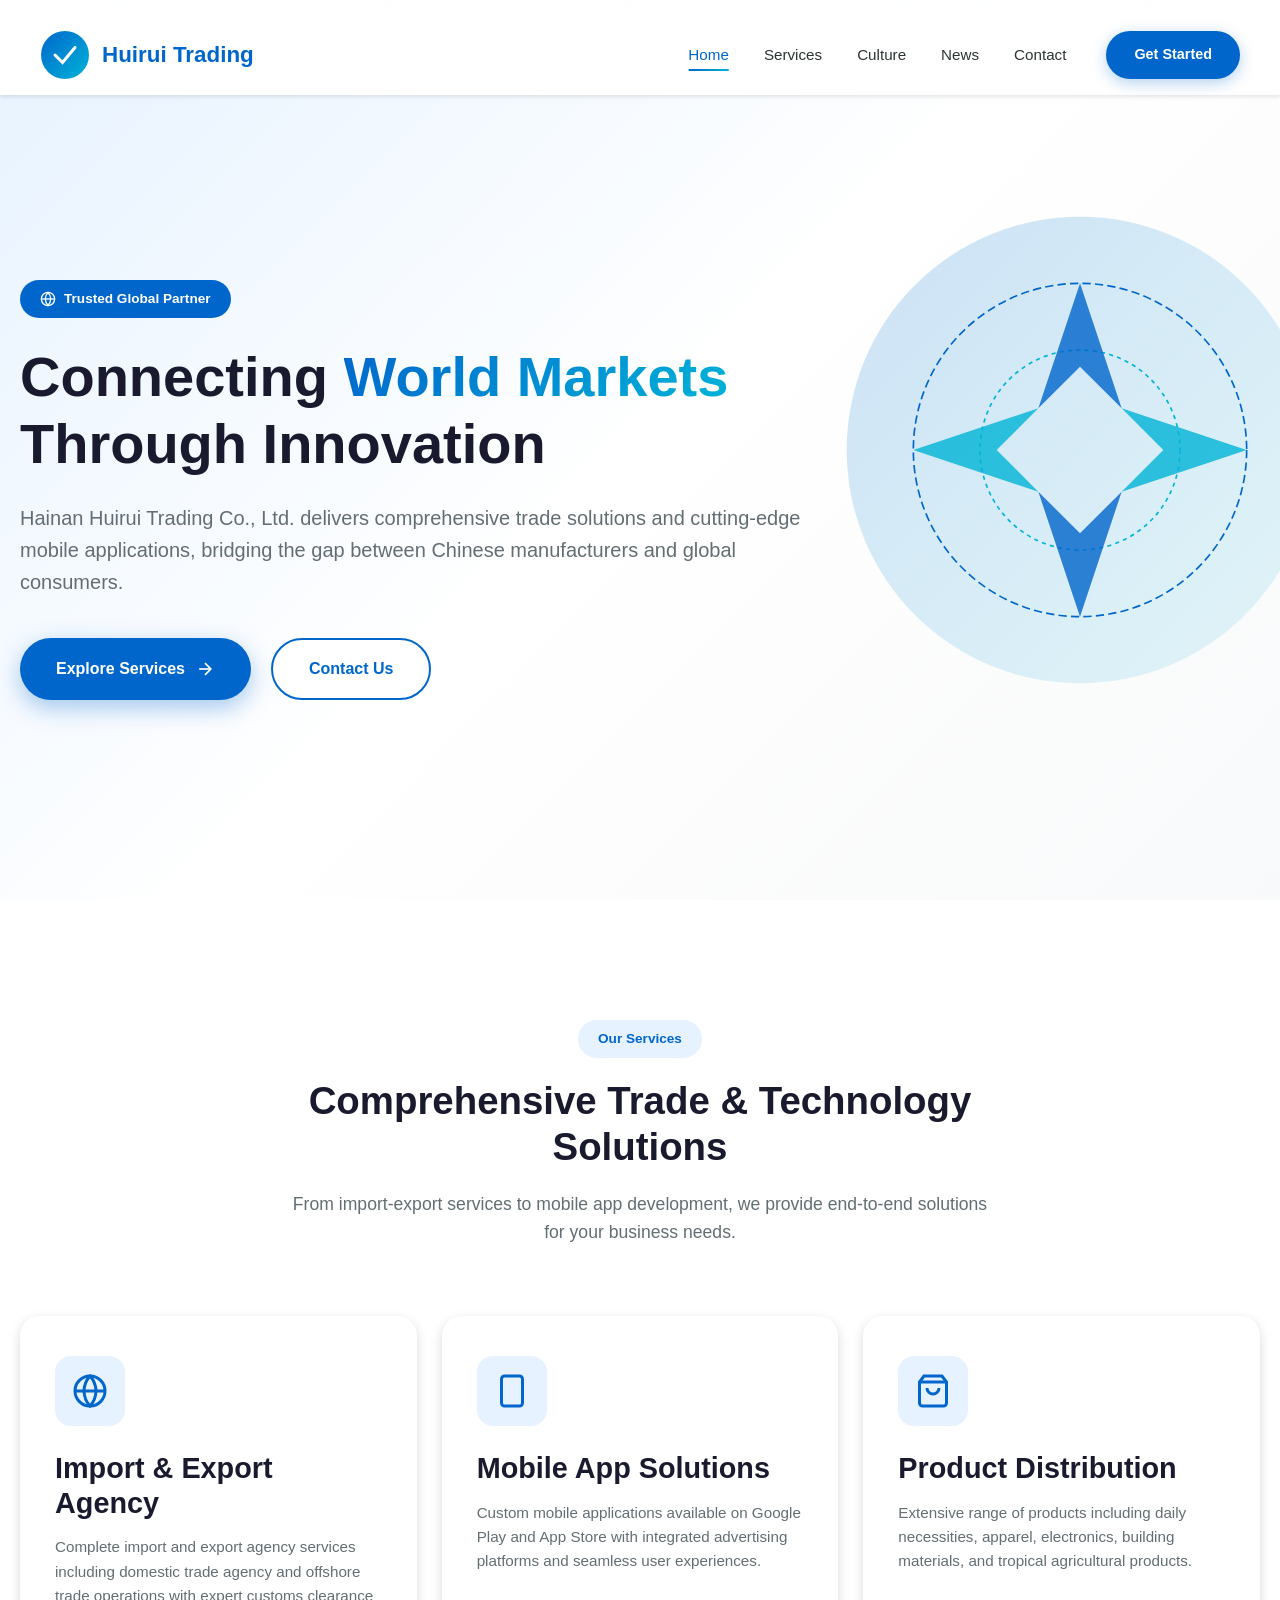
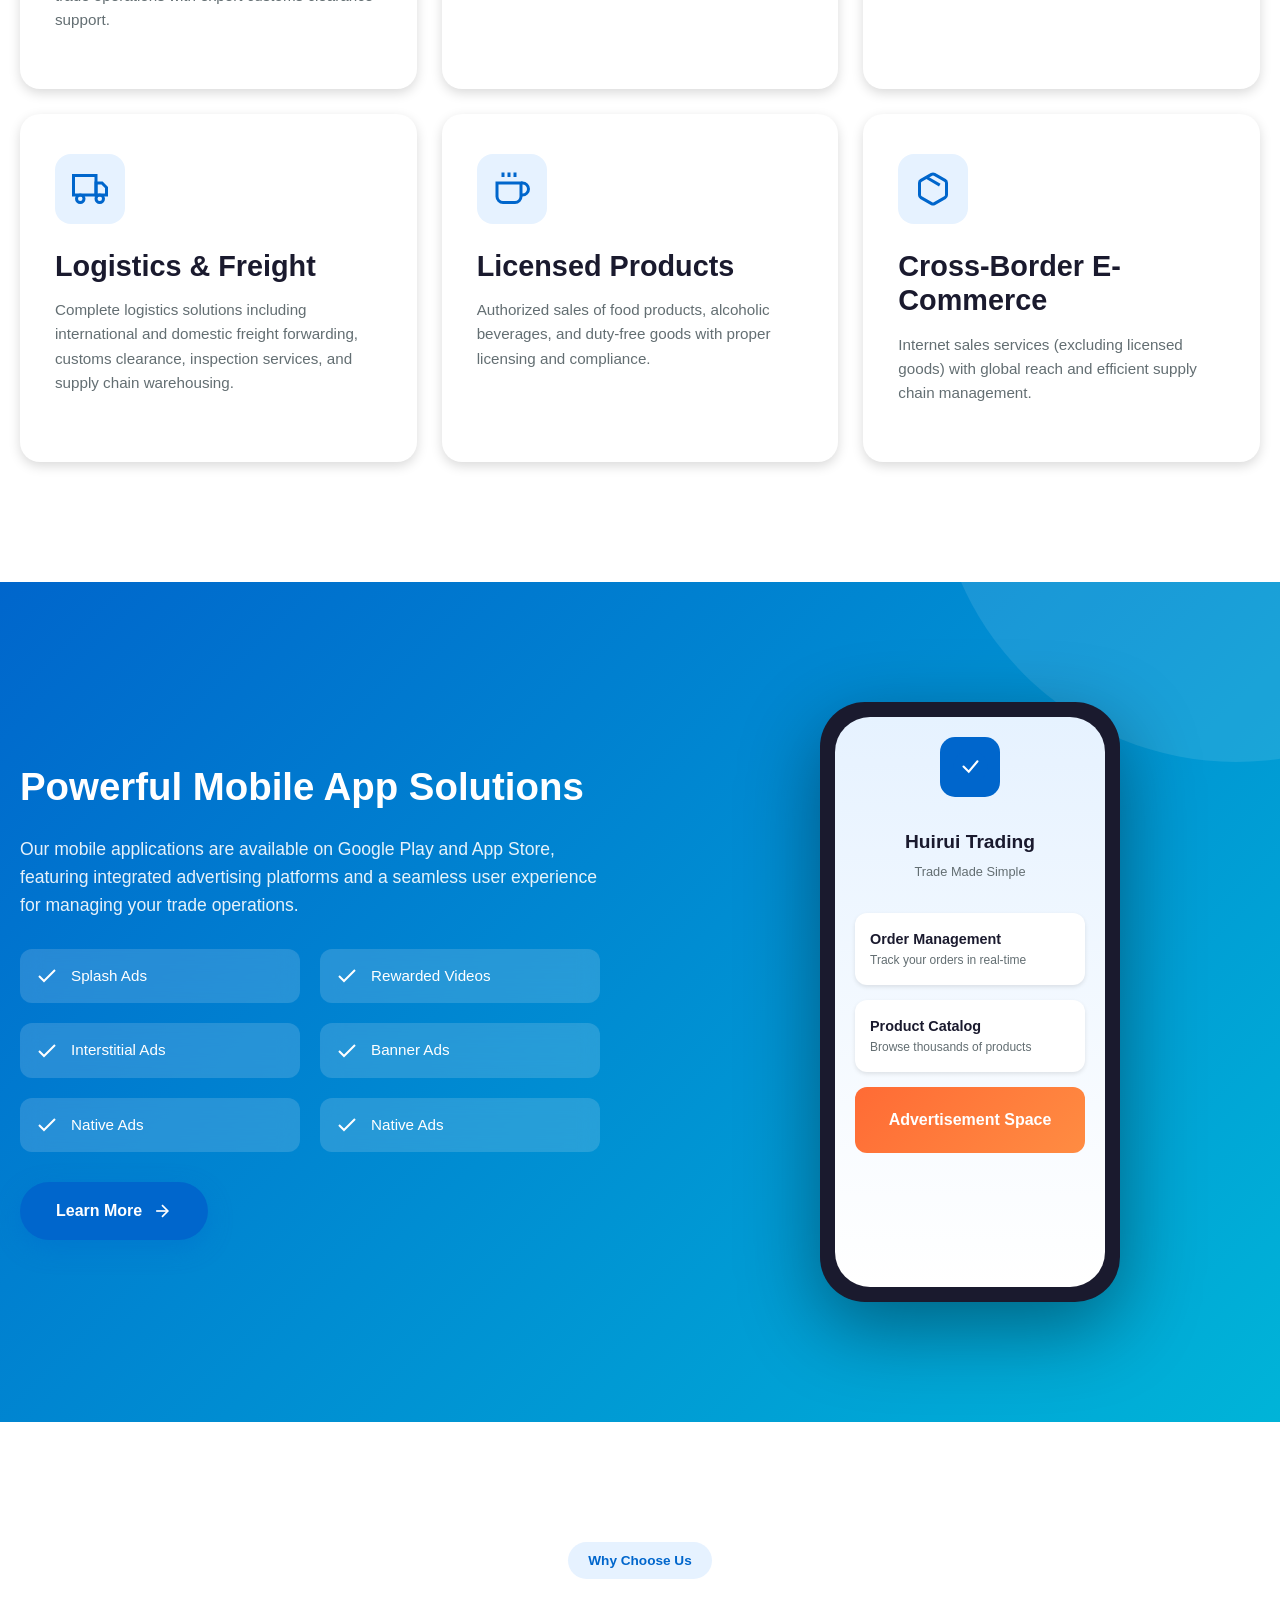
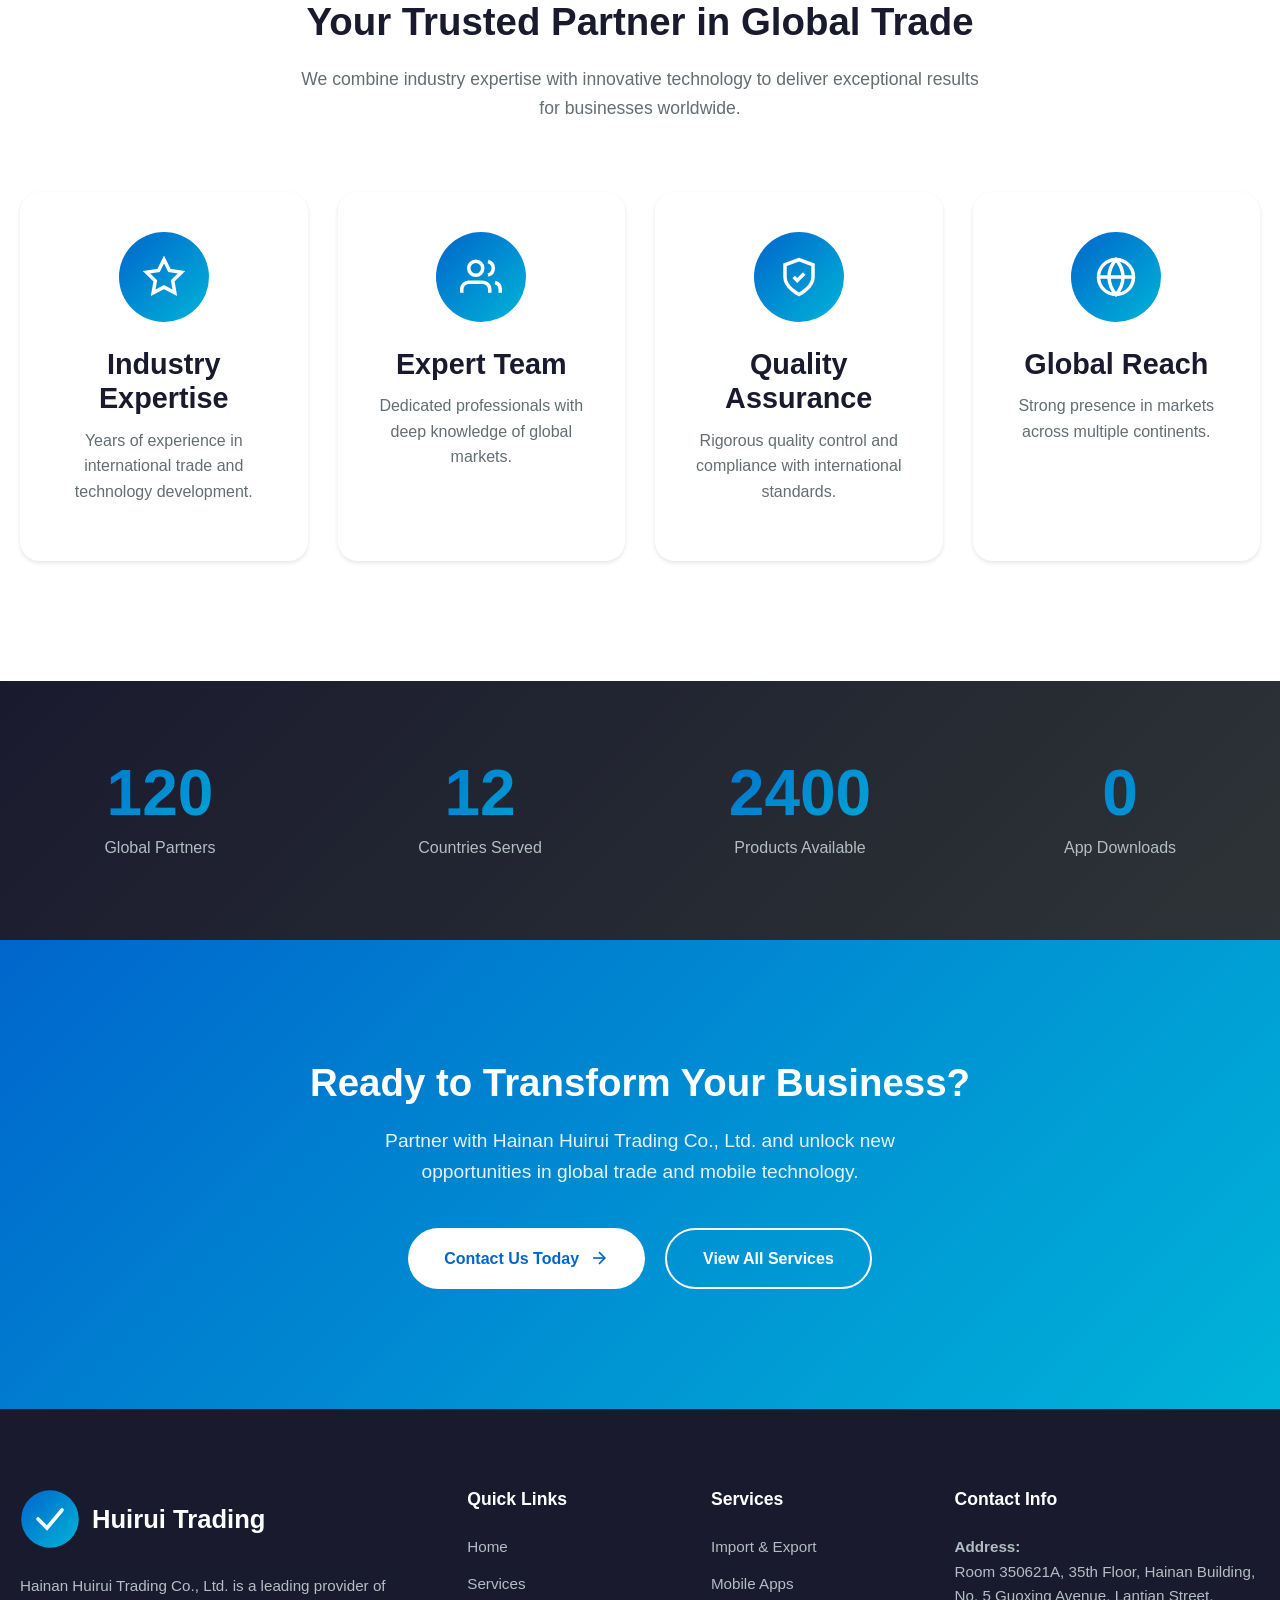
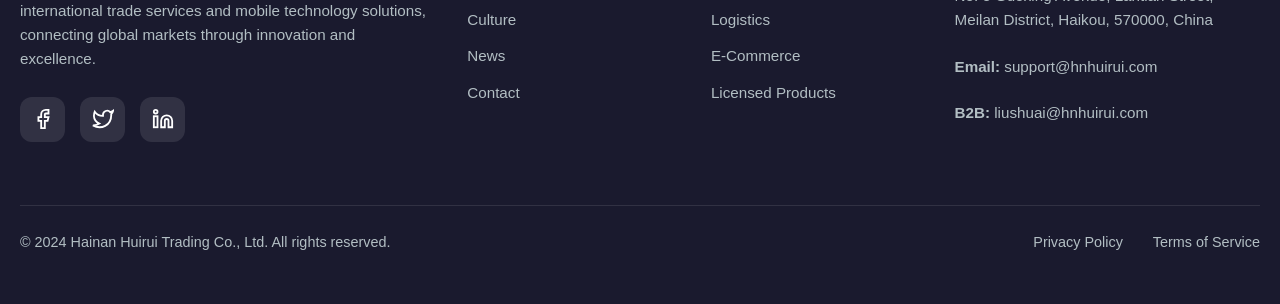
<file: index.html>
<!DOCTYPE html>
<html lang="en">
<head>
    <meta charset="UTF-8">
    <meta name="viewport" content="width=device-width, initial-scale=1.0">
    <meta http-equiv="X-UA-Compatible" content="IE=edge">
    
    <!-- SEO Meta Tags -->
    <title>Hainan Huirui Trading Co., Ltd. | Global Trade & Mobile App Solutions</title>
    <meta name="description" content="Hainan Huirui Trading Co., Ltd. provides comprehensive trade services, mobile app solutions, and cross-border e-commerce. Serving global markets with excellence since establishment.">
    <meta name="keywords" content="international trade, cross-border e-commerce, mobile app, import export, supply chain, freight forwarding, Hainan trading company">
    <meta name="author" content="Hainan Huirui Trading Co., Ltd.">
    <meta name="robots" content="index, follow">
    <link rel="canonical" href="https://hnhuirui.com/">
    
    <!-- Open Graph -->
    <meta property="og:type" content="website">
    <meta property="og:title" content="Hainan Huirui Trading Co., Ltd. | Global Trade Solutions">
    <meta property="og:description" content="Comprehensive trade services and mobile app solutions for global markets.">
    <meta property="og:url" content="https://hnhuirui.com/">
    <meta property="og:site_name" content="Hainan Huirui Trading">
    <meta property="og:locale" content="en_US">
    
    <!-- Twitter Card -->
    <meta name="twitter:card" content="summary_large_image">
    <meta name="twitter:title" content="Hainan Huirui Trading Co., Ltd.">
    <meta name="twitter:description" content="Global trade and mobile app solutions provider.">
    
    <!-- Favicon -->
    <link rel="icon" type="image/svg+xml" href="images/logo.svg">
    
    <!-- Stylesheets -->
    <link rel="stylesheet" href="css/style.css">
    <link rel="stylesheet" href="css/animations.css">
    <link rel="stylesheet" href="css/responsive.css">
    
    <!-- JSON-LD Structured Data -->
    <script type="application/ld+json">
    {
        "@context": "https://schema.org",
        "@type": "Organization",
        "name": "Hainan Huirui Trading Co., Ltd.",
        "url": "https://hnhuirui.com",
        "logo": "https://hnhuirui.com/images/logo.svg",
        "description": "Global trade and mobile app solutions provider",
        "address": {
            "@type": "PostalAddress",
            "streetAddress": "Room 350621A, 35th Floor, Hainan Building, No. 5 Guoxing Avenue, Lantian Street, Meilan District",
            "addressLocality": "Haikou",
            "addressRegion": "Hainan",
            "postalCode": "570000",
            "addressCountry": "CN"
        },
        "contactPoint": {
            "@type": "ContactPoint",
            "email": "support@hnhuirui.com",
            "contactType": "Customer Service"
        }
    }
    </script>
</head>
<body>
    <!-- Preloader -->
    <div class="preloader">
        <div class="preloader-spinner"></div>
    </div>

    <!-- Header -->
    <header class="header">
        <div class="header-inner">
            <a href="index.html" class="logo">
                <svg viewBox="0 0 100 100">
                    <defs>
                        <linearGradient id="logoGrad" x1="0%" y1="0%" x2="100%" y2="100%">
                            <stop offset="0%" stop-color="#0066cc"/>
                            <stop offset="100%" stop-color="#00b4d8"/>
                        </linearGradient>
                    </defs>
                    <circle cx="50" cy="50" r="48" fill="url(#logoGrad)"/>
                    <path d="M30 50 L45 65 L70 35" stroke="white" stroke-width="6" stroke-linecap="round" fill="none"/>
                </svg>
                <span class="logo-text">Huirui Trading</span>
            </a>
            
            <nav class="nav">
                <ul class="nav-list">
                    <li><a href="index.html" class="nav-link active">Home</a></li>
                    <li><a href="services.html" class="nav-link">Services</a></li>
                    <li><a href="culture.html" class="nav-link">Culture</a></li>
                    <li><a href="news.html" class="nav-link">News</a></li>
                    <li><a href="contact.html" class="nav-link">Contact</a></li>
                </ul>
                <a href="contact.html" class="nav-cta">Get Started</a>
            </nav>
            
            <button class="menu-toggle" aria-label="Toggle menu">
                <span></span>
                <span></span>
                <span></span>
            </button>
        </div>
    </header>

    <!-- Mobile Menu -->
    <div class="mobile-menu">
        <a href="index.html" class="nav-link active">Home</a>
        <a href="services.html" class="nav-link">Services</a>
        <a href="culture.html" class="nav-link">Culture</a>
        <a href="news.html" class="nav-link">News</a>
        <a href="contact.html" class="nav-link">Contact</a>
    </div>

    <!-- Hero Section -->
    <section class="hero">
        <div class="container">
            <div class="hero-content">
                <span class="hero-badge">
                    <svg width="16" height="16" viewBox="0 0 24 24" fill="none" stroke="currentColor" stroke-width="2">
                        <circle cx="12" cy="12" r="10"/>
                        <line x1="2" y1="12" x2="22" y2="12"/>
                        <path d="M12 2a15.3 15.3 0 0 1 4 10 15.3 15.3 0 0 1-4 10 15.3 15.3 0 0 1-4-10 15.3 15.3 0 0 1 4-10z"/>
                    </svg>
                    Trusted Global Partner
                </span>
                <h1>Connecting <span>World Markets</span> Through Innovation</h1>
                <p class="hero-description">Hainan Huirui Trading Co., Ltd. delivers comprehensive trade solutions and cutting-edge mobile applications, bridging the gap between Chinese manufacturers and global consumers.</p>
                <div class="hero-buttons">
                    <a href="services.html" class="btn btn-primary">
                        Explore Services
                        <svg width="20" height="20" viewBox="0 0 24 24" fill="none" stroke="currentColor" stroke-width="2">
                            <line x1="5" y1="12" x2="19" y2="12"/>
                            <polyline points="12 5 19 12 12 19"/>
                        </svg>
                    </a>
                    <a href="contact.html" class="btn btn-secondary">Contact Us</a>
                </div>
            </div>
        </div>
        <div class="hero-visual">
            <svg viewBox="0 0 600 600" class="float-animation">
                <defs>
                    <linearGradient id="heroGrad" x1="0%" y1="0%" x2="100%" y2="100%">
                        <stop offset="0%" stop-color="#0066cc" stop-opacity="0.2"/>
                        <stop offset="100%" stop-color="#00b4d8" stop-opacity="0.1"/>
                    </linearGradient>
                </defs>
                <circle cx="300" cy="300" r="280" fill="url(#heroGrad)"/>
                <circle cx="300" cy="300" r="200" fill="none" stroke="#0066cc" stroke-width="2" stroke-dasharray="10 5"/>
                <circle cx="300" cy="300" r="120" fill="none" stroke="#00b4d8" stroke-width="2" stroke-dasharray="5 5"/>
                <path d="M300 100 L350 250 L300 200 L250 250 Z" fill="#0066cc" opacity="0.8"/>
                <path d="M500 300 L350 350 L400 300 L350 250 Z" fill="#00b4d8" opacity="0.8"/>
                <path d="M300 500 L250 350 L300 400 L350 350 Z" fill="#0066cc" opacity="0.8"/>
                <path d="M100 300 L250 250 L200 300 L250 350 Z" fill="#00b4d8" opacity="0.8"/>
            </svg>
        </div>
    </section>

    <!-- Services Section -->
    <section class="section" id="services">
        <div class="container">
            <div class="section-header reveal">
                <span class="section-badge">Our Services</span>
                <h2>Comprehensive Trade & Technology Solutions</h2>
                <p>From import-export services to mobile app development, we provide end-to-end solutions for your business needs.</p>
            </div>
            
            <div class="services-grid">
                <div class="service-card reveal stagger-1">
                    <div class="service-icon">
                        <svg viewBox="0 0 24 24" fill="none" stroke="currentColor" stroke-width="2">
                            <circle cx="12" cy="12" r="10"/>
                            <line x1="2" y1="12" x2="22" y2="12"/>
                            <path d="M12 2a15.3 15.3 0 0 1 4 10 15.3 15.3 0 0 1-4 10 15.3 15.3 0 0 1-4-10 15.3 15.3 0 0 1 4-10z"/>
                        </svg>
                    </div>
                    <h4>Import & Export Agency</h4>
                    <p>Complete import and export agency services including domestic trade agency and offshore trade operations with expert customs clearance support.</p>
                </div>
                
                <div class="service-card reveal stagger-2">
                    <div class="service-icon">
                        <svg viewBox="0 0 24 24" fill="none" stroke="currentColor" stroke-width="2">
                            <rect x="5" y="2" width="14" height="20" rx="2"/>
                            <line x1="12" y1="18" x2="12.01" y2="18"/>
                        </svg>
                    </div>
                    <h4>Mobile App Solutions</h4>
                    <p>Custom mobile applications available on Google Play and App Store with integrated advertising platforms and seamless user experiences.</p>
                </div>
                
                <div class="service-card reveal stagger-3">
                    <div class="service-icon">
                        <svg viewBox="0 0 24 24" fill="none" stroke="currentColor" stroke-width="2">
                            <path d="M6 2L3 6v14a2 2 0 0 0 2 2h14a2 2 0 0 0 2-2V6l-3-4z"/>
                            <line x1="3" y1="6" x2="21" y2="6"/>
                            <path d="M16 10a4 4 0 0 1-8 0"/>
                        </svg>
                    </div>
                    <h4>Product Distribution</h4>
                    <p>Extensive range of products including daily necessities, apparel, electronics, building materials, and tropical agricultural products.</p>
                </div>
                
                <div class="service-card reveal stagger-4">
                    <div class="service-icon">
                        <svg viewBox="0 0 24 24" fill="none" stroke="currentColor" stroke-width="2">
                            <rect x="1" y="3" width="15" height="13"/>
                            <polygon points="16 8 20 8 23 11 23 16 16 16 16 8"/>
                            <circle cx="5.5" cy="18.5" r="2.5"/>
                            <circle cx="18.5" cy="18.5" r="2.5"/>
                        </svg>
                    </div>
                    <h4>Logistics & Freight</h4>
                    <p>Complete logistics solutions including international and domestic freight forwarding, customs clearance, inspection services, and supply chain warehousing.</p>
                </div>
                
                <div class="service-card reveal stagger-5">
                    <div class="service-icon">
                        <svg viewBox="0 0 24 24" fill="none" stroke="currentColor" stroke-width="2">
                            <path d="M18 8h1a4 4 0 0 1 0 8h-1"/>
                            <path d="M2 8h16v9a4 4 0 0 1-4 4H6a4 4 0 0 1-4-4V8z"/>
                            <line x1="6" y1="1" x2="6" y2="4"/>
                            <line x1="10" y1="1" x2="10" y2="4"/>
                            <line x1="14" y1="1" x2="14" y2="4"/>
                        </svg>
                    </div>
                    <h4>Licensed Products</h4>
                    <p>Authorized sales of food products, alcoholic beverages, and duty-free goods with proper licensing and compliance.</p>
                </div>
                
                <div class="service-card reveal stagger-6">
                    <div class="service-icon">
                        <svg viewBox="0 0 24 24" fill="none" stroke="currentColor" stroke-width="2">
                            <path d="M16.5 9.4l-9-5.19"/>
                            <path d="M21 16V8a2 2 0 0 0-1-1.73l-7-4a2 2 0 0 0-2 0l-7 4A2 2 0 0 0 3 8v8a2 2 0 0 0 1 1.73l7 4a2 2 0 0 0 2 0l7-4A2 2 0 0 0 21 16z"/>
                        </svg>
                    </div>
                    <h4>Cross-Border E-Commerce</h4>
                    <p>Internet sales services (excluding licensed goods) with global reach and efficient supply chain management.</p>
                </div>
            </div>
        </div>
    </section>

    <!-- Mobile App Section -->
    <section class="section app-section">
        <div class="container">
            <div class="app-content">
                <div class="app-info reveal-left">
                    <h2>Powerful Mobile App Solutions</h2>
                    <p>Our mobile applications are available on Google Play and App Store, featuring integrated advertising platforms and a seamless user experience for managing your trade operations.</p>
                    
                    <div class="app-features">
                        <div class="app-feature">
                            <svg viewBox="0 0 24 24" fill="none" stroke="currentColor" stroke-width="2">
                                <polyline points="20 6 9 17 4 12"/>
                            </svg>
                            <span>Splash Ads</span>
                        </div>
                        <div class="app-feature">
                            <svg viewBox="0 0 24 24" fill="none" stroke="currentColor" stroke-width="2">
                                <polyline points="20 6 9 17 4 12"/>
                            </svg>
                            <span>Rewarded Videos</span>
                        </div>
                        <div class="app-feature">
                            <svg viewBox="0 0 24 24" fill="none" stroke="currentColor" stroke-width="2">
                                <polyline points="20 6 9 17 4 12"/>
                            </svg>
                            <span>Interstitial Ads</span>
                        </div>
                        <div class="app-feature">
                            <svg viewBox="0 0 24 24" fill="none" stroke="currentColor" stroke-width="2">
                                <polyline points="20 6 9 17 4 12"/>
                            </svg>
                            <span>Banner Ads</span>
                        </div>
                        <div class="app-feature">
                            <svg viewBox="0 0 24 24" fill="none" stroke="currentColor" stroke-width="2">
                                <polyline points="20 6 9 17 4 12"/>
                            </svg>
                            <span>Native Ads</span>
                        </div>
                        <div class="app-feature">
                            <svg viewBox="0 0 24 24" fill="none" stroke="currentColor" stroke-width="2">
                                <polyline points="20 6 9 17 4 12"/>
                            </svg>
                            <span>Native Ads</span>
                        </div>
                    </div>
                    
                    <a href="services.html" class="btn btn-primary" style="margin-top: 30px;">
                        Learn More
                        <svg width="20" height="20" viewBox="0 0 24 24" fill="none" stroke="currentColor" stroke-width="2">
                            <line x1="5" y1="12" x2="19" y2="12"/>
                            <polyline points="12 5 19 12 12 19"/>
                        </svg>
                    </a>
                </div>
                
                <div class="app-showcase reveal-right">
                    <div class="app-phone">
                        <div class="app-screen">
                            <div class="app-logo">
                                <svg viewBox="0 0 100 100">
                                    <circle cx="50" cy="50" r="48" fill="#0066cc"/>
                                    <path d="M30 50 L45 65 L70 35" stroke="white" stroke-width="6" stroke-linecap="round" fill="none"/>
                                </svg>
                            </div>
                            <span class="app-title">Huirui Trading</span>
                            <span class="app-subtitle">Trade Made Simple</span>
                            
                            <div class="app-mock-content">
                                <div class="mock-card">
                                    <div class="mock-card-title">Order Management</div>
                                    <div class="mock-card-desc">Track your orders in real-time</div>
                                </div>
                                <div class="mock-card">
                                    <div class="mock-card-title">Product Catalog</div>
                                    <div class="mock-card-desc">Browse thousands of products</div>
                                </div>
                                <div class="mock-ad">Advertisement Space</div>
                            </div>
                        </div>
                    </div>
                </div>
            </div>
        </div>
    </section>

    <!-- Features Section -->
    <section class="section">
        <div class="container">
            <div class="section-header reveal">
                <span class="section-badge">Why Choose Us</span>
                <h2>Your Trusted Partner in Global Trade</h2>
                <p>We combine industry expertise with innovative technology to deliver exceptional results for businesses worldwide.</p>
            </div>
            
            <div class="features-grid">
                <div class="feature-card reveal stagger-1">
                    <div class="feature-icon">
                        <svg viewBox="0 0 24 24" fill="none" stroke="currentColor" stroke-width="2">
                            <polygon points="12 2 15.09 8.26 22 9.27 17 14.14 18.18 21.02 12 17.77 5.82 21.02 7 14.14 2 9.27 8.91 8.26 12 2"/>
                        </svg>
                    </div>
                    <h4>Industry Expertise</h4>
                    <p>Years of experience in international trade and technology development.</p>
                </div>
                
                <div class="feature-card reveal stagger-2">
                    <div class="feature-icon">
                        <svg viewBox="0 0 24 24" fill="none" stroke="currentColor" stroke-width="2">
                            <path d="M17 21v-2a4 4 0 0 0-4-4H5a4 4 0 0 0-4 4v2"/>
                            <circle cx="9" cy="7" r="4"/>
                            <path d="M23 21v-2a4 4 0 0 0-3-3.87"/>
                            <path d="M16 3.13a4 4 0 0 1 0 7.75"/>
                        </svg>
                    </div>
                    <h4>Expert Team</h4>
                    <p>Dedicated professionals with deep knowledge of global markets.</p>
                </div>
                
                <div class="feature-card reveal stagger-3">
                    <div class="feature-icon">
                        <svg viewBox="0 0 24 24" fill="none" stroke="currentColor" stroke-width="2">
                            <path d="M12 22s8-4 8-10V5l-8-3-8 3v7c0 6 8 10 8 10z"/>
                            <polyline points="9 12 11 14 15 10"/>
                        </svg>
                    </div>
                    <h4>Quality Assurance</h4>
                    <p>Rigorous quality control and compliance with international standards.</p>
                </div>
                
                <div class="feature-card reveal stagger-4">
                    <div class="feature-icon">
                        <svg viewBox="0 0 24 24" fill="none" stroke="currentColor" stroke-width="2">
                            <circle cx="12" cy="12" r="10"/>
                            <line x1="2" y1="12" x2="22" y2="12"/>
                            <path d="M12 2a15.3 15.3 0 0 1 4 10 15.3 15.3 0 0 1-4 10 15.3 15.3 0 0 1-4-10 15.3 15.3 0 0 1 4-10z"/>
                        </svg>
                    </div>
                    <h4>Global Reach</h4>
                    <p>Strong presence in markets across multiple continents.</p>
                </div>
            </div>
        </div>
    </section>

    <!-- Stats Section -->
    <section class="stats-section">
        <div class="container">
            <div class="stats-grid">
                <div class="stat-item reveal">
                    <div class="stat-number" data-target="500" data-suffix="+">0</div>
                    <div class="stat-label">Global Partners</div>
                </div>
                <div class="stat-item reveal stagger-1">
                    <div class="stat-number" data-target="50" data-suffix="+">0</div>
                    <div class="stat-label">Countries Served</div>
                </div>
                <div class="stat-item reveal stagger-2">
                    <div class="stat-number" data-target="10000" data-suffix="+">0</div>
                    <div class="stat-label">Products Available</div>
                </div>
                <div class="stat-item reveal stagger-3">
                    <div class="stat-number" data-target="1" data-suffix="M+">0</div>
                    <div class="stat-label">App Downloads</div>
                </div>
            </div>
        </div>
    </section>

    <!-- CTA Section -->
    <section class="section" style="background: linear-gradient(135deg, #0066cc 0%, #00b4d8 100%);">
        <div class="container text-center">
            <h2 style="color: white; margin-bottom: 20px;">Ready to Transform Your Business?</h2>
            <p style="color: rgba(255,255,255,0.9); font-size: 1.2rem; max-width: 600px; margin: 0 auto 40px;">
                Partner with Hainan Huirui Trading Co., Ltd. and unlock new opportunities in global trade and mobile technology.
            </p>
            <div style="display: flex; gap: 20px; justify-content: center; flex-wrap: wrap;">
                <a href="contact.html" class="btn" style="background: white; color: #0066cc;">
                    Contact Us Today
                    <svg width="20" height="20" viewBox="0 0 24 24" fill="none" stroke="currentColor" stroke-width="2">
                        <line x1="5" y1="12" x2="19" y2="12"/>
                        <polyline points="12 5 19 12 12 19"/>
                    </svg>
                </a>
                <a href="services.html" class="btn" style="background: transparent; color: white; border: 2px solid white;">
                    View All Services
                </a>
            </div>
        </div>
    </section>

    <!-- Footer -->
    <footer class="footer">
        <div class="container">
            <div class="footer-grid">
                <div class="footer-brand">
                    <a href="index.html" class="logo">
                        <svg viewBox="0 0 100 100">
                            <defs>
                                <linearGradient id="footerLogoGrad" x1="0%" y1="0%" x2="100%" y2="100%">
                                    <stop offset="0%" stop-color="#0066cc"/>
                                    <stop offset="100%" stop-color="#00b4d8"/>
                                </linearGradient>
                            </defs>
                            <circle cx="50" cy="50" r="48" fill="url(#footerLogoGrad)"/>
                            <path d="M30 50 L45 65 L70 35" stroke="white" stroke-width="6" stroke-linecap="round" fill="none"/>
                        </svg>
                        <span class="logo-text">Huirui Trading</span>
                    </a>
                    <p class="footer-description">
                        Hainan Huirui Trading Co., Ltd. is a leading provider of international trade services and mobile technology solutions, connecting global markets through innovation and excellence.
                    </p>
                    <div class="social-links">
                        <a href="#" class="social-link" aria-label="Facebook">
                            <svg viewBox="0 0 24 24" fill="none" stroke="currentColor" stroke-width="2">
                                <path d="M18 2h-3a5 5 0 0 0-5 5v3H7v4h3v8h4v-8h3l1-4h-4V7a1 1 0 0 1 1-1h3z"/>
                            </svg>
                        </a>
                        <a href="#" class="social-link" aria-label="Twitter">
                            <svg viewBox="0 0 24 24" fill="none" stroke="currentColor" stroke-width="2">
                                <path d="M23 3a10.9 10.9 0 0 1-3.14 1.53 4.48 4.48 0 0 0-7.86 3v1A10.66 10.66 0 0 1 3 4s-4 9 5 13a11.64 11.64 0 0 1-7 2c9 5 20 0 20-11.5a4.5 4.5 0 0 0-.08-.83A7.72 7.72 0 0 0 23 3z"/>
                            </svg>
                        </a>
                        <a href="#" class="social-link" aria-label="LinkedIn">
                            <svg viewBox="0 0 24 24" fill="none" stroke="currentColor" stroke-width="2">
                                <path d="M16 8a6 6 0 0 1 6 6v7h-4v-7a2 2 0 0 0-2-2 2 2 0 0 0-2 2v7h-4v-7a6 6 0 0 1 6-6z"/>
                                <rect x="2" y="9" width="4" height="12"/>
                                <circle cx="4" cy="4" r="2"/>
                            </svg>
                        </a>
                    </div>
                </div>
                
                <div class="footer-column">
                    <h5>Quick Links</h5>
                    <div class="footer-links">
                        <a href="index.html">Home</a>
                        <a href="services.html">Services</a>
                        <a href="culture.html">Culture</a>
                        <a href="news.html">News</a>
                        <a href="contact.html">Contact</a>
                    </div>
                </div>
                
                <div class="footer-column">
                    <h5>Services</h5>
                    <div class="footer-links">
                        <a href="services.html">Import & Export</a>
                        <a href="services.html">Mobile Apps</a>
                        <a href="services.html">Logistics</a>
                        <a href="services.html">E-Commerce</a>
                        <a href="services.html">Licensed Products</a>
                    </div>
                </div>
                
                <div class="footer-column footer-newsletter">
                    <h5>Contact Info</h5>
                    <div class="footer-links">
                        <p style="color: var(--gray-light); font-size: 0.95rem; margin-bottom: 10px;">
                            <strong>Address:</strong><br>
                            Room 350621A, 35th Floor, Hainan Building, No. 5 Guoxing Avenue, Lantian Street, Meilan District, Haikou, 570000, China
                        </p>
                        <p style="color: var(--gray-light); font-size: 0.95rem; margin-bottom: 10px;">
                            <strong>Email:</strong> support@hnhuirui.com
                        </p>
                        <p style="color: var(--gray-light); font-size: 0.95rem;">
                            <strong>B2B:</strong> liushuai@hnhuirui.com
                        </p>
                    </div>
                </div>
            </div>
            
            <div class="footer-bottom">
                <p>&copy; 2024 Hainan Huirui Trading Co., Ltd. All rights reserved.</p>
                <div class="footer-legal">
                    <a href="privacy.html">Privacy Policy</a>
                    <a href="terms.html">Terms of Service</a>
                </div>
            </div>
        </div>
    </footer>

    <!-- Back to Top -->
    <a href="#" class="back-to-top" aria-label="Back to top">
        <svg viewBox="0 0 24 24" fill="none" stroke="currentColor" stroke-width="2">
            <line x1="12" y1="19" x2="12" y2="5"/>
            <polyline points="5 12 12 5 19 12"/>
        </svg>
    </a>

    <!-- Scripts -->
    <script src="js/main.js"></script>
    <script src="js/animations.js"></script>
    <script src="js/components.js"></script>
</body>
</html>
</file>
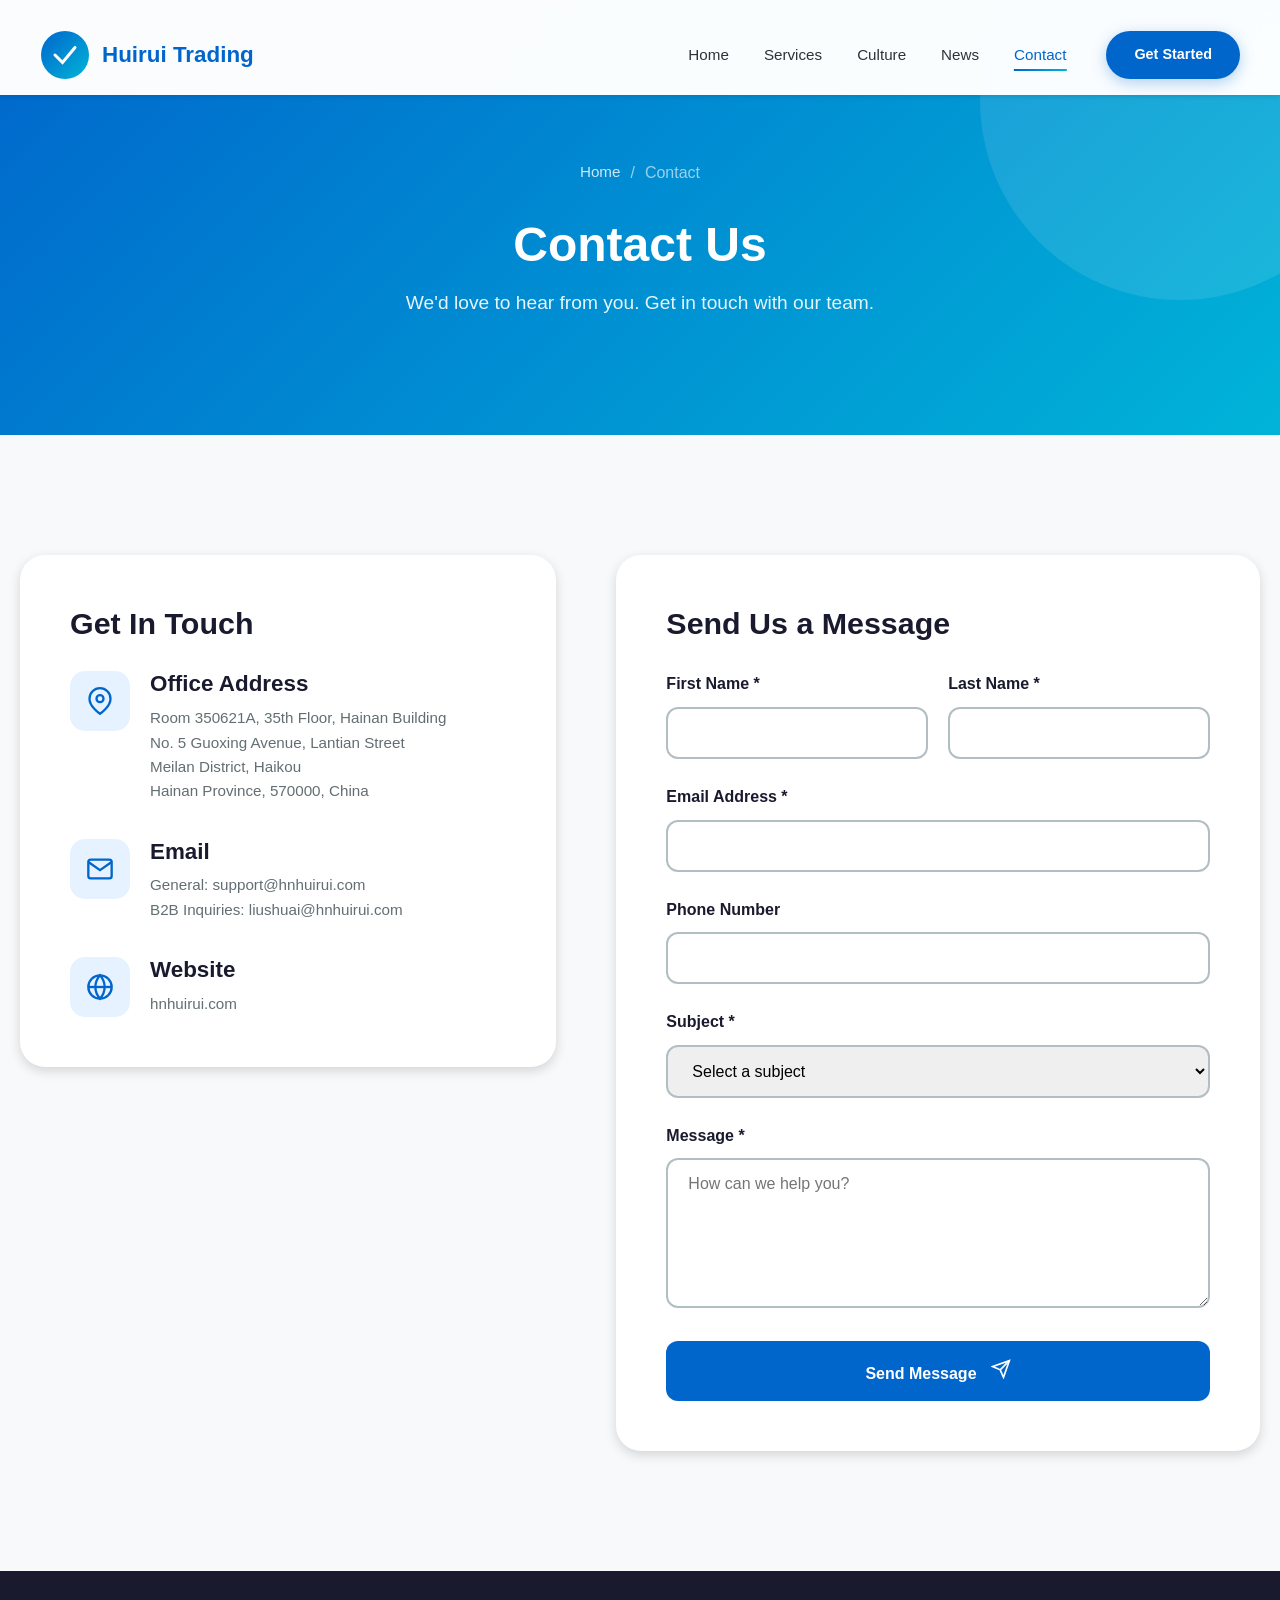
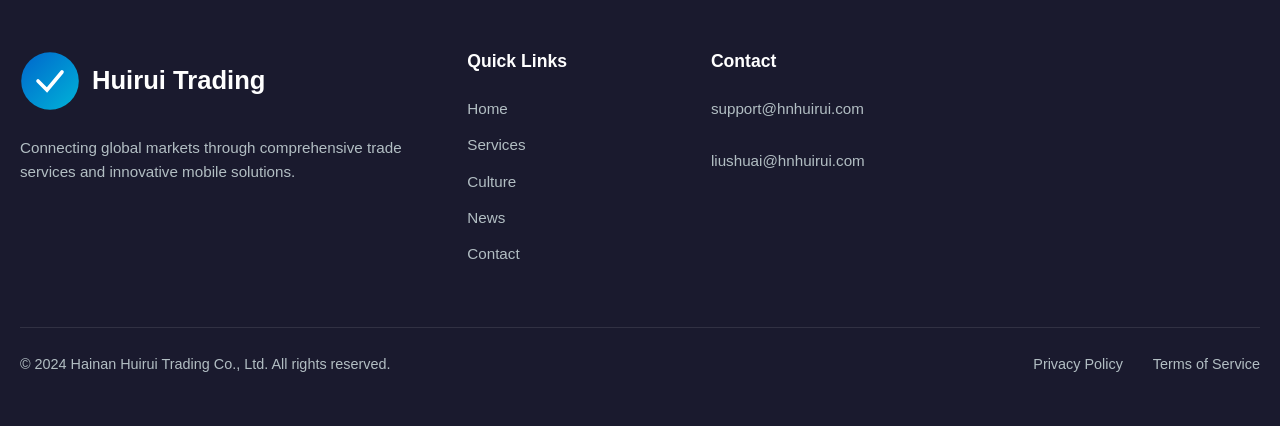
<file: contact.html>
<!DOCTYPE html>
<html lang="en">
<head>
    <meta charset="UTF-8">
    <meta name="viewport" content="width=device-width, initial-scale=1.0">
    <title>Contact Us | Hainan Huirui Trading Co., Ltd.</title>
    <meta name="description" content="Get in touch with Hainan Huirui Trading Co., Ltd. for inquiries about our trade services and mobile app solutions.">
    <meta name="robots" content="index, follow">
    <link rel="canonical" href="https://hnhuirui.com/contact.html">
    <link rel="icon" type="image/svg+xml" href="images/logo.svg">
    <link rel="stylesheet" href="css/style.css">
    <link rel="stylesheet" href="css/animations.css">
    <link rel="stylesheet" href="css/responsive.css">
</head>
<body>
    <div class="preloader"><div class="preloader-spinner"></div></div>
    <header class="header"><div class="header-inner"><a href="index.html" class="logo"><svg viewBox="0 0 100 100"><defs><linearGradient id="lg" x1="0%" y1="0%" x2="100%" y2="100%"><stop offset="0%" stop-color="#0066cc"/><stop offset="100%" stop-color="#00b4d8"/></linearGradient></defs><circle cx="50" cy="50" r="48" fill="url(#lg)"/><path d="M30 50 L45 65 L70 35" stroke="white" stroke-width="6" stroke-linecap="round" fill="none"/></svg><span class="logo-text">Huirui Trading</span></a><nav class="nav"><ul class="nav-list"><li><a href="index.html" class="nav-link">Home</a></li><li><a href="services.html" class="nav-link">Services</a></li><li><a href="culture.html" class="nav-link">Culture</a></li><li><a href="news.html" class="nav-link">News</a></li><li><a href="contact.html" class="nav-link active">Contact</a></li></ul><a href="contact.html" class="nav-cta">Get Started</a></nav><button class="menu-toggle" aria-label="Toggle menu"><span></span><span></span><span></span></button></div></header>
    <div class="mobile-menu"><a href="index.html" class="nav-link">Home</a><a href="services.html" class="nav-link">Services</a><a href="culture.html" class="nav-link">Culture</a><a href="news.html" class="nav-link">News</a><a href="contact.html" class="nav-link active">Contact</a></div>
    
    <section class="page-header"><div class="container"><div class="breadcrumb"><a href="index.html">Home</a><span>/</span><span>Contact</span></div><h1>Contact Us</h1><p>We'd love to hear from you. Get in touch with our team.</p></div></section>
    
    <section class="section contact-section">
        <div class="container">
            <div class="contact-grid">
                <div class="contact-info reveal-left">
                    <h3 style="margin-bottom: 30px;">Get In Touch</h3>
                    <div class="contact-item"><div class="contact-icon"><svg viewBox="0 0 24 24" fill="none" stroke="currentColor" stroke-width="2"><path d="M21 10c0 7-9 13-9 13s-9-6-9-13a9 9 0 0 1 18 0z"/><circle cx="12" cy="10" r="3"/></svg></div><div><h5>Office Address</h5><p>Room 350621A, 35th Floor, Hainan Building<br>No. 5 Guoxing Avenue, Lantian Street<br>Meilan District, Haikou<br>Hainan Province, 570000, China</p></div></div>
                    <div class="contact-item"><div class="contact-icon"><svg viewBox="0 0 24 24" fill="none" stroke="currentColor" stroke-width="2"><path d="M4 4h16c1.1 0 2 .9 2 2v12c0 1.1-.9 2-2 2H4c-1.1 0-2-.9-2-2V6c0-1.1.9-2 2-2z"/><polyline points="22,6 12,13 2,6"/></svg></div><div><h5>Email</h5><p>General: support@hnhuirui.com<br>B2B Inquiries: liushuai@hnhuirui.com</p></div></div>
                    <div class="contact-item"><div class="contact-icon"><svg viewBox="0 0 24 24" fill="none" stroke="currentColor" stroke-width="2"><circle cx="12" cy="12" r="10"/><line x1="2" y1="12" x2="22" y2="12"/><path d="M12 2a15.3 15.3 0 0 1 4 10 15.3 15.3 0 0 1-4 10 15.3 15.3 0 0 1-4-10 15.3 15.3 0 0 1 4-10z"/></svg></div><div><h5>Website</h5><p>hnhuirui.com</p></div></div>
                </div>
                <div class="contact-form reveal-right">
                    <h3 style="margin-bottom: 30px;">Send Us a Message</h3>
                    <form action="#" method="POST">
                        <div class="form-row">
                            <div class="form-group"><label for="firstName">First Name *</label><input type="text" id="firstName" name="firstName" required></div>
                            <div class="form-group"><label for="lastName">Last Name *</label><input type="text" id="lastName" name="lastName" required></div>
                        </div>
                        <div class="form-group"><label for="email">Email Address *</label><input type="email" id="email" name="email" required></div>
                        <div class="form-group"><label for="phone">Phone Number</label><input type="tel" id="phone" name="phone"></div>
                        <div class="form-group"><label for="subject">Subject *</label><select id="subject" name="subject" required><option value="">Select a subject</option><option value="general">General Inquiry</option><option value="business">Business Partnership</option><option value="services">Trade Services</option><option value="mobile">Mobile App</option><option value="support">Technical Support</option></select></div>
                        <div class="form-group"><label for="message">Message *</label><textarea id="message" name="message" rows="5" required placeholder="How can we help you?"></textarea></div>
                        <button type="submit" class="btn-submit">Send Message <svg width="20" height="20" viewBox="0 0 24 24" fill="none" stroke="currentColor" stroke-width="2" style="margin-left: 10px;"><line x1="22" y1="2" x2="11" y2="13"/><polygon points="22 2 15 22 11 13 2 9 22 2"/></svg></button>
                    </form>
                </div>
            </div>
        </div>
    </section>
    
    <footer class="footer"><div class="container"><div class="footer-grid"><div class="footer-brand"><a href="index.html" class="logo"><svg viewBox="0 0 100 100"><defs><linearGradient id="flg3" x1="0%" y1="0%" x2="100%" y2="100%"><stop offset="0%" stop-color="#0066cc"/><stop offset="100%" stop-color="#00b4d8"/></linearGradient></defs><circle cx="50" cy="50" r="48" fill="url(#flg3)"/><path d="M30 50 L45 65 L70 35" stroke="white" stroke-width="6" stroke-linecap="round" fill="none"/></svg><span class="logo-text">Huirui Trading</span></a><p class="footer-description">Connecting global markets through comprehensive trade services and innovative mobile solutions.</p></div><div class="footer-column"><h5>Quick Links</h5><div class="footer-links"><a href="index.html">Home</a><a href="services.html">Services</a><a href="culture.html">Culture</a><a href="news.html">News</a><a href="contact.html">Contact</a></div></div><div class="footer-column"><h5>Contact</h5><div class="footer-links"><p style="color: var(--gray-light); font-size: 0.95rem;">support@hnhuirui.com</p><p style="color: var(--gray-light); font-size: 0.95rem;">liushuai@hnhuirui.com</p></div></div></div><div class="footer-bottom"><p>&copy; 2024 Hainan Huirui Trading Co., Ltd. All rights reserved.</p><div class="footer-legal"><a href="privacy.html">Privacy Policy</a><a href="terms.html">Terms of Service</a></div></div></div></footer>
    <script src="js/main.js"></script><script src="js/animations.js"></script><script src="js/components.js"></script>
</body>
</html>
</file>
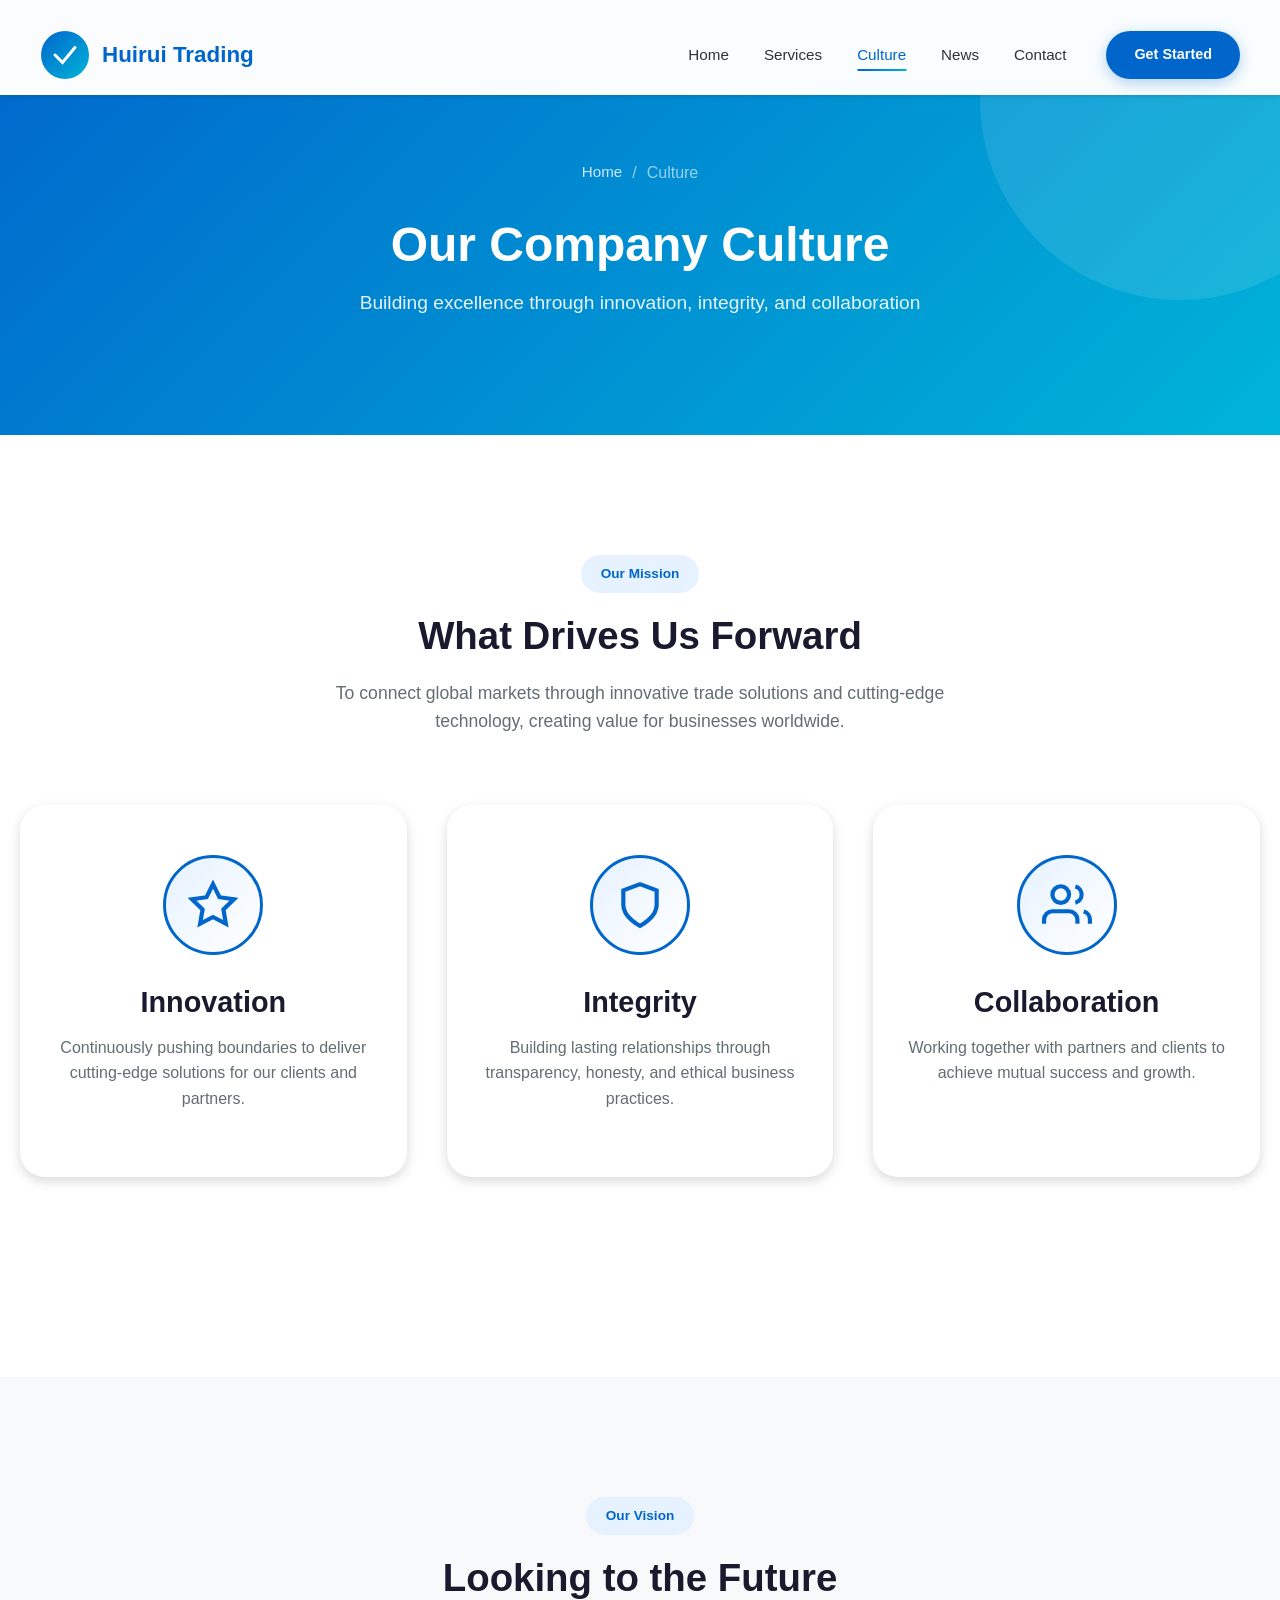
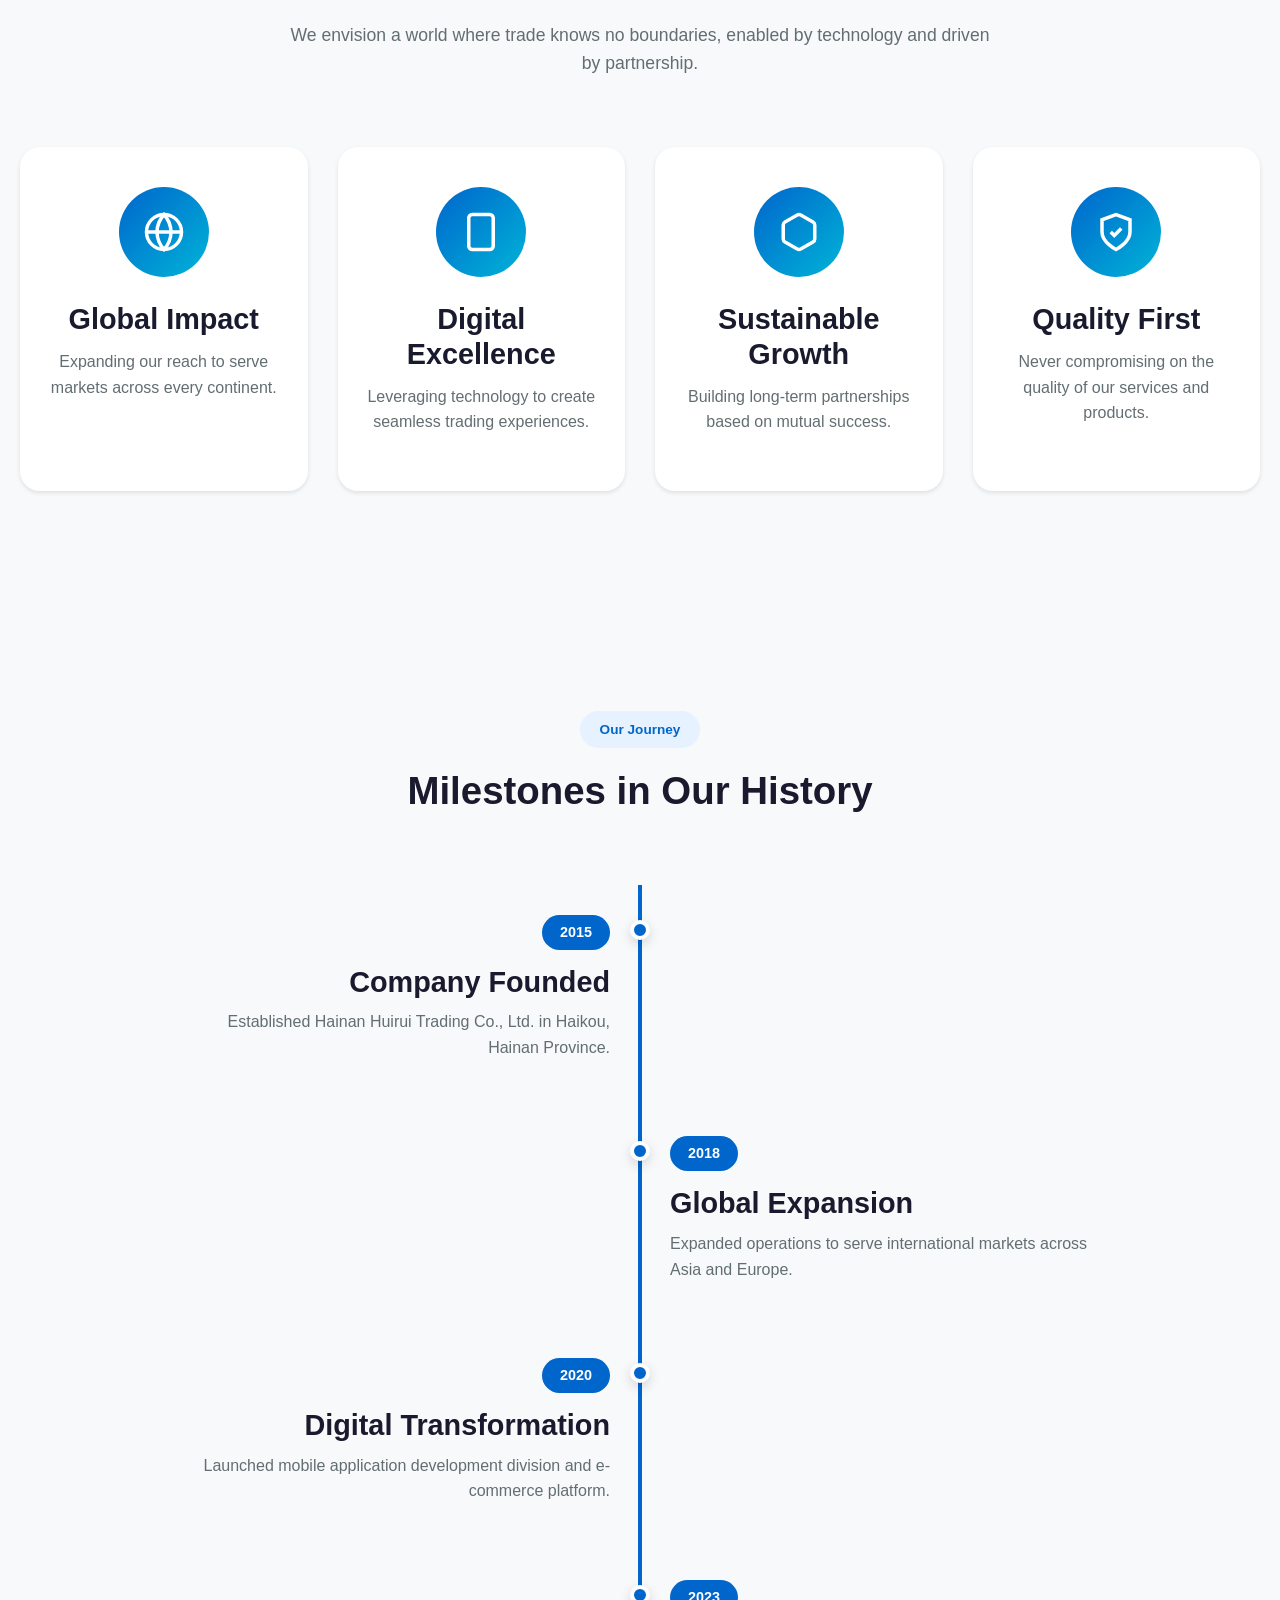
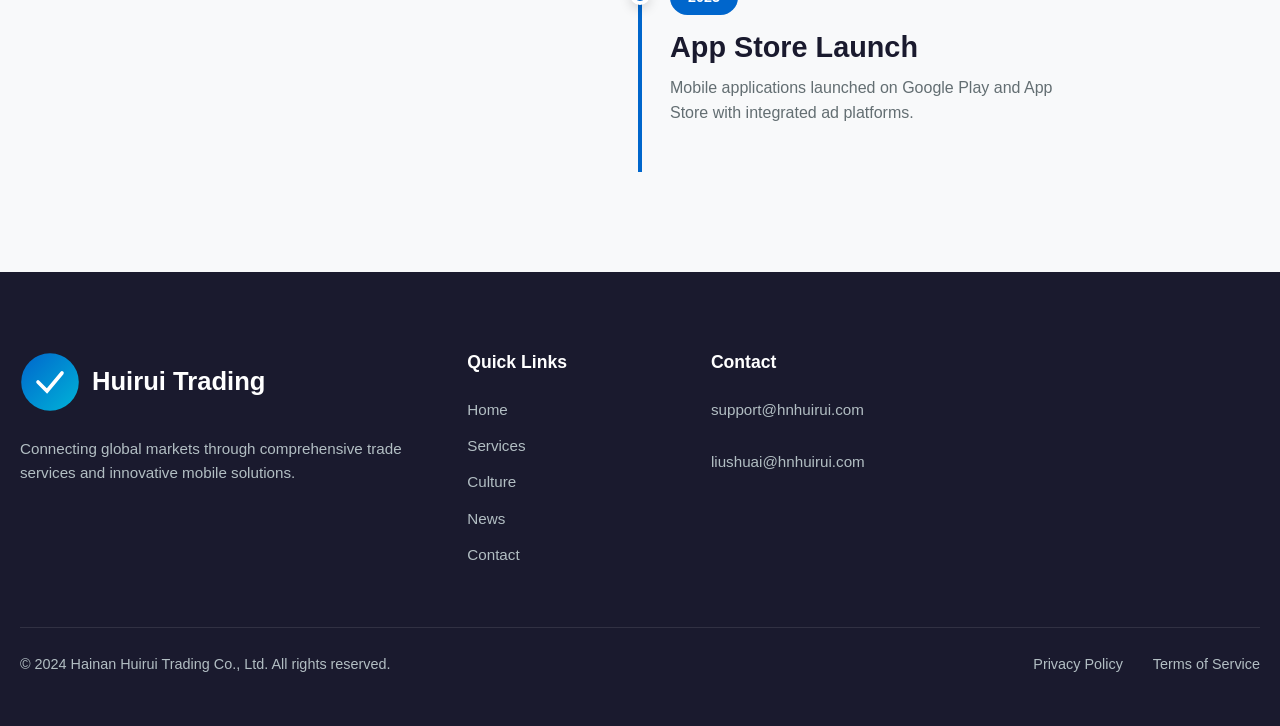
<file: culture.html>
<!DOCTYPE html>
<html lang="en">
<head>
    <meta charset="UTF-8">
    <meta name="viewport" content="width=device-width, initial-scale=1.0">
    <title>Our Culture | Hainan Huirui Trading Co., Ltd.</title>
    <meta name="description" content="Discover the company culture, values, and mission of Hainan Huirui Trading Co., Ltd.">
    <meta name="robots" content="index, follow">
    <link rel="canonical" href="https://hnhuirui.com/culture.html">
    <link rel="icon" type="image/svg+xml" href="images/logo.svg">
    <link rel="stylesheet" href="css/style.css">
    <link rel="stylesheet" href="css/animations.css">
    <link rel="stylesheet" href="css/responsive.css">
</head>
<body>
    <div class="preloader"><div class="preloader-spinner"></div></div>
    <header class="header"><div class="header-inner"><a href="index.html" class="logo"><svg viewBox="0 0 100 100"><defs><linearGradient id="lg" x1="0%" y1="0%" x2="100%" y2="100%"><stop offset="0%" stop-color="#0066cc"/><stop offset="100%" stop-color="#00b4d8"/></linearGradient></defs><circle cx="50" cy="50" r="48" fill="url(#lg)"/><path d="M30 50 L45 65 L70 35" stroke="white" stroke-width="6" stroke-linecap="round" fill="none"/></svg><span class="logo-text">Huirui Trading</span></a><nav class="nav"><ul class="nav-list"><li><a href="index.html" class="nav-link">Home</a></li><li><a href="services.html" class="nav-link">Services</a></li><li><a href="culture.html" class="nav-link active">Culture</a></li><li><a href="news.html" class="nav-link">News</a></li><li><a href="contact.html" class="nav-link">Contact</a></li></ul><a href="contact.html" class="nav-cta">Get Started</a></nav><button class="menu-toggle" aria-label="Toggle menu"><span></span><span></span><span></span></button></div></header>
    <div class="mobile-menu"><a href="index.html" class="nav-link">Home</a><a href="services.html" class="nav-link">Services</a><a href="culture.html" class="nav-link active">Culture</a><a href="news.html" class="nav-link">News</a><a href="contact.html" class="nav-link">Contact</a></div>
    
    <section class="page-header"><div class="container"><div class="breadcrumb"><a href="index.html">Home</a><span>/</span><span>Culture</span></div><h1>Our Company Culture</h1><p>Building excellence through innovation, integrity, and collaboration</p></div></section>
    
    <section class="section">
        <div class="container">
            <div class="section-header reveal"><span class="section-badge">Our Mission</span><h2>What Drives Us Forward</h2><p>To connect global markets through innovative trade solutions and cutting-edge technology, creating value for businesses worldwide.</p></div>
            <div class="culture-values">
                <div class="value-card reveal stagger-1"><div class="value-icon"><svg viewBox="0 0 24 24" fill="none" stroke="currentColor" stroke-width="2"><polygon points="12 2 15.09 8.26 22 9.27 17 14.14 18.18 21.02 12 17.77 5.82 21.02 7 14.14 2 9.27 8.91 8.26 12 2"/></svg></div><h4>Innovation</h4><p>Continuously pushing boundaries to deliver cutting-edge solutions for our clients and partners.</p></div>
                <div class="value-card reveal stagger-2"><div class="value-icon"><svg viewBox="0 0 24 24" fill="none" stroke="currentColor" stroke-width="2"><path d="M12 22s8-4 8-10V5l-8-3-8 3v7c0 6 8 10 8 10z"/></svg></div><h4>Integrity</h4><p>Building lasting relationships through transparency, honesty, and ethical business practices.</p></div>
                <div class="value-card reveal stagger-3"><div class="value-icon"><svg viewBox="0 0 24 24" fill="none" stroke="currentColor" stroke-width="2"><path d="M17 21v-2a4 4 0 0 0-4-4H5a4 4 0 0 0-4 4v2"/><circle cx="9" cy="7" r="4"/><path d="M23 21v-2a4 4 0 0 0-3-3.87"/><path d="M16 3.13a4 4 0 0 1 0 7.75"/></svg></div><h4>Collaboration</h4><p>Working together with partners and clients to achieve mutual success and growth.</p></div>
            </div>
        </div>
    </section>
    
    <section class="section bg-light">
        <div class="container">
            <div class="section-header reveal"><span class="section-badge">Our Vision</span><h2>Looking to the Future</h2><p>We envision a world where trade knows no boundaries, enabled by technology and driven by partnership.</p></div>
            <div class="features-grid">
                <div class="feature-card reveal stagger-1"><div class="feature-icon"><svg viewBox="0 0 24 24" fill="none" stroke="currentColor" stroke-width="2"><circle cx="12" cy="12" r="10"/><line x1="2" y1="12" x2="22" y2="12"/><path d="M12 2a15.3 15.3 0 0 1 4 10 15.3 15.3 0 0 1-4 10 15.3 15.3 0 0 1-4-10 15.3 15.3 0 0 1 4-10z"/></svg></div><h4>Global Impact</h4><p>Expanding our reach to serve markets across every continent.</p></div>
                <div class="feature-card reveal stagger-2"><div class="feature-icon"><svg viewBox="0 0 24 24" fill="none" stroke="currentColor" stroke-width="2"><rect x="5" y="2" width="14" height="20" rx="2"/><line x1="12" y1="18" x2="12.01" y2="18"/></svg></div><h4>Digital Excellence</h4><p>Leveraging technology to create seamless trading experiences.</p></div>
                <div class="feature-card reveal stagger-3"><div class="feature-icon"><svg viewBox="0 0 24 24" fill="none" stroke="currentColor" stroke-width="2"><path d="M21 16V8a2 2 0 0 0-1-1.73l-7-4a2 2 0 0 0-2 0l-7 4A2 2 0 0 0 3 8v8a2 2 0 0 0 1 1.73l7 4a2 2 0 0 0 2 0l7-4A2 2 0 0 0 21 16z"/></svg></div><h4>Sustainable Growth</h4><p>Building long-term partnerships based on mutual success.</p></div>
                <div class="feature-card reveal stagger-4"><div class="feature-icon"><svg viewBox="0 0 24 24" fill="none" stroke="currentColor" stroke-width="2"><path d="M12 22s8-4 8-10V5l-8-3-8 3v7c0 6 8 10 8 10z"/><polyline points="9 12 11 14 15 10"/></svg></div><h4>Quality First</h4><p>Never compromising on the quality of our services and products.</p></div>
            </div>
        </div>
    </section>
    
    <section class="timeline-section"><div class="container">
        <div class="section-header reveal"><span class="section-badge">Our Journey</span><h2>Milestones in Our History</h2></div>
        <div class="timeline">
            <div class="timeline-item reveal"><div class="timeline-dot"></div><div class="timeline-content"><span class="timeline-year">2015</span><h4>Company Founded</h4><p>Established Hainan Huirui Trading Co., Ltd. in Haikou, Hainan Province.</p></div></div>
            <div class="timeline-item reveal"><div class="timeline-dot"></div><div class="timeline-content"><span class="timeline-year">2018</span><h4>Global Expansion</h4><p>Expanded operations to serve international markets across Asia and Europe.</p></div></div>
            <div class="timeline-item reveal"><div class="timeline-dot"></div><div class="timeline-content"><span class="timeline-year">2020</span><h4>Digital Transformation</h4><p>Launched mobile application development division and e-commerce platform.</p></div></div>
            <div class="timeline-item reveal"><div class="timeline-dot"></div><div class="timeline-content"><span class="timeline-year">2023</span><h4>App Store Launch</h4><p>Mobile applications launched on Google Play and App Store with integrated ad platforms.</p></div></div>
        </div>
    </div></section>
    
    <footer class="footer"><div class="container"><div class="footer-grid"><div class="footer-brand"><a href="index.html" class="logo"><svg viewBox="0 0 100 100"><defs><linearGradient id="flg" x1="0%" y1="0%" x2="100%" y2="100%"><stop offset="0%" stop-color="#0066cc"/><stop offset="100%" stop-color="#00b4d8"/></linearGradient></defs><circle cx="50" cy="50" r="48" fill="url(#flg)"/><path d="M30 50 L45 65 L70 35" stroke="white" stroke-width="6" stroke-linecap="round" fill="none"/></svg><span class="logo-text">Huirui Trading</span></a><p class="footer-description">Connecting global markets through comprehensive trade services and innovative mobile solutions.</p></div><div class="footer-column"><h5>Quick Links</h5><div class="footer-links"><a href="index.html">Home</a><a href="services.html">Services</a><a href="culture.html">Culture</a><a href="news.html">News</a><a href="contact.html">Contact</a></div></div><div class="footer-column"><h5>Contact</h5><div class="footer-links"><p style="color: var(--gray-light); font-size: 0.95rem;">support@hnhuirui.com</p><p style="color: var(--gray-light); font-size: 0.95rem;">liushuai@hnhuirui.com</p></div></div></div><div class="footer-bottom"><p>&copy; 2024 Hainan Huirui Trading Co., Ltd. All rights reserved.</p><div class="footer-legal"><a href="privacy.html">Privacy Policy</a><a href="terms.html">Terms of Service</a></div></div></div></footer>
    <script src="js/main.js"></script><script src="js/animations.js"></script><script src="js/components.js"></script>
</body>
</html>
</file>
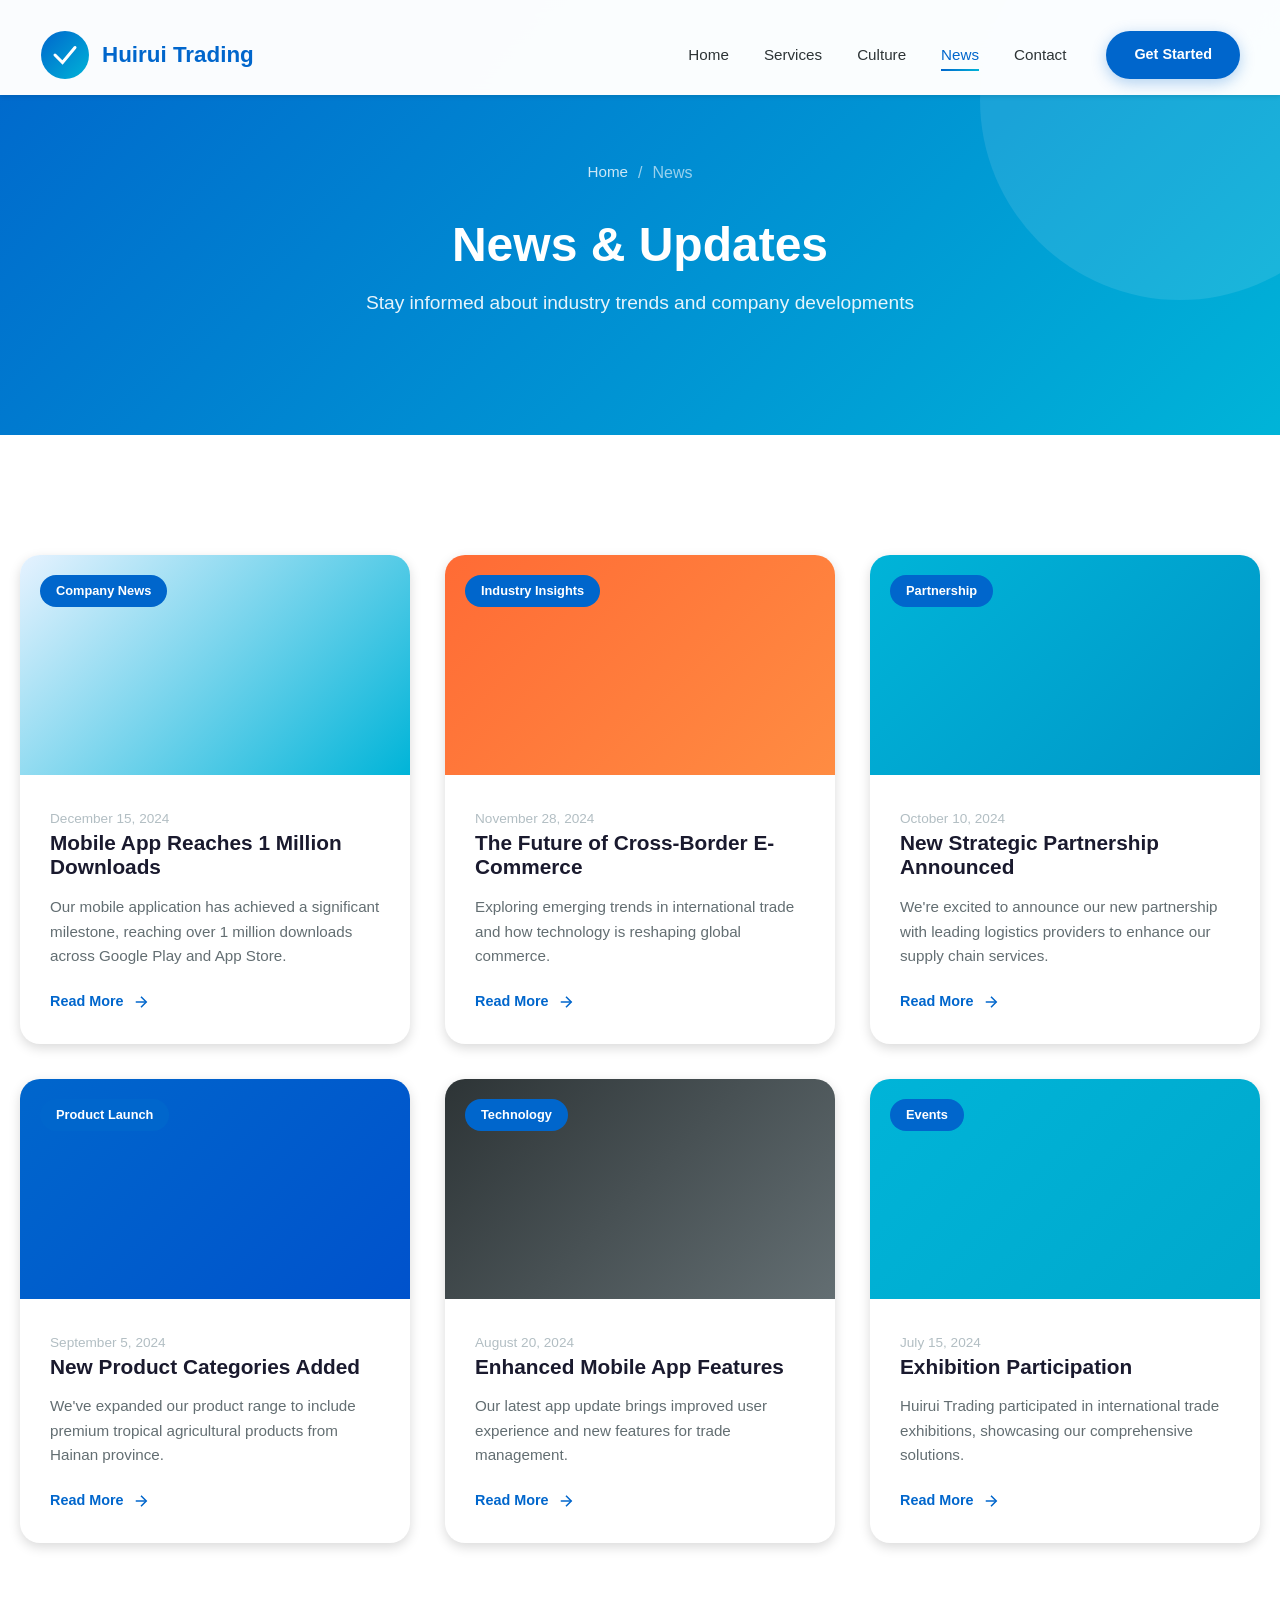
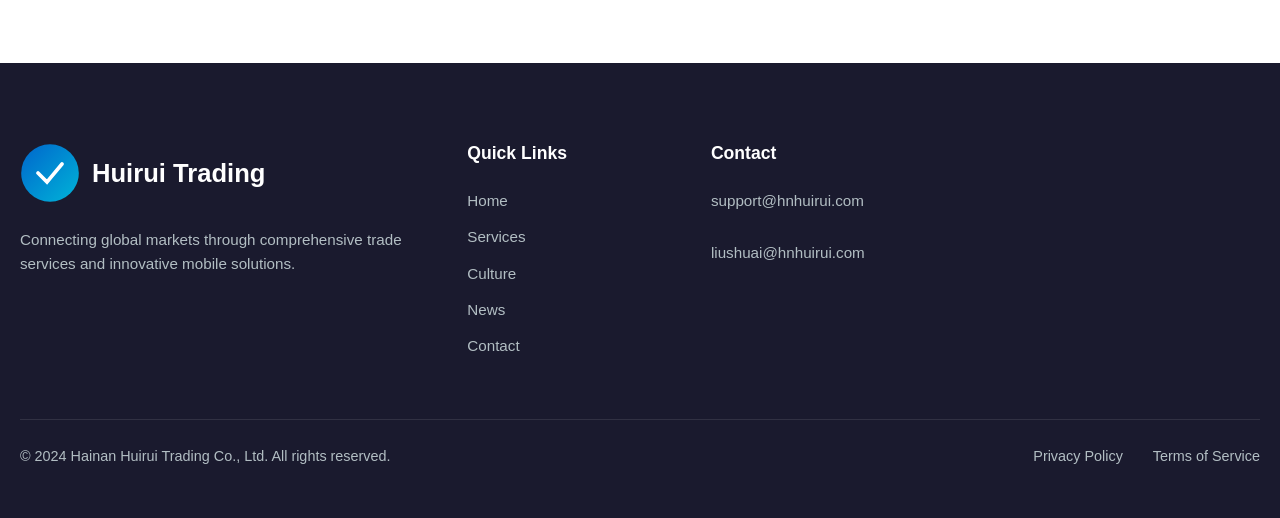
<file: news.html>
<!DOCTYPE html>
<html lang="en">
<head>
    <meta charset="UTF-8">
    <meta name="viewport" content="width=device-width, initial-scale=1.0">
    <title>News & Updates | Hainan Huirui Trading Co., Ltd.</title>
    <meta name="description" content="Stay updated with the latest news, industry insights, and company announcements from Hainan Huirui Trading.">
    <meta name="robots" content="index, follow">
    <link rel="canonical" href="https://hnhuirui.com/news.html">
    <link rel="icon" type="image/svg+xml" href="images/logo.svg">
    <link rel="stylesheet" href="css/style.css">
    <link rel="stylesheet" href="css/animations.css">
    <link rel="stylesheet" href="css/responsive.css">
</head>
<body>
    <div class="preloader"><div class="preloader-spinner"></div></div>
    <header class="header"><div class="header-inner"><a href="index.html" class="logo"><svg viewBox="0 0 100 100"><defs><linearGradient id="lg" x1="0%" y1="0%" x2="100%" y2="100%"><stop offset="0%" stop-color="#0066cc"/><stop offset="100%" stop-color="#00b4d8"/></linearGradient></defs><circle cx="50" cy="50" r="48" fill="url(#lg)"/><path d="M30 50 L45 65 L70 35" stroke="white" stroke-width="6" stroke-linecap="round" fill="none"/></svg><span class="logo-text">Huirui Trading</span></a><nav class="nav"><ul class="nav-list"><li><a href="index.html" class="nav-link">Home</a></li><li><a href="services.html" class="nav-link">Services</a></li><li><a href="culture.html" class="nav-link">Culture</a></li><li><a href="news.html" class="nav-link active">News</a></li><li><a href="contact.html" class="nav-link">Contact</a></li></ul><a href="contact.html" class="nav-cta">Get Started</a></nav><button class="menu-toggle" aria-label="Toggle menu"><span></span><span></span><span></span></button></div></header>
    <div class="mobile-menu"><a href="index.html" class="nav-link">Home</a><a href="services.html" class="nav-link">Services</a><a href="culture.html" class="nav-link">Culture</a><a href="news.html" class="nav-link active">News</a><a href="contact.html" class="nav-link">Contact</a></div>
    
    <section class="page-header"><div class="container"><div class="breadcrumb"><a href="index.html">Home</a><span>/</span><span>News</span></div><h1>News & Updates</h1><p>Stay informed about industry trends and company developments</p></div></section>
    
    <section class="section">
        <div class="container">
            <div class="news-grid">
                <article class="news-card reveal stagger-1">
                    <div class="news-image"><span class="news-category">Company News</span></div>
                    <div class="news-content">
                        <span class="news-date">December 15, 2024</span>
                        <h4>Mobile App Reaches 1 Million Downloads</h4>
                        <p class="news-excerpt">Our mobile application has achieved a significant milestone, reaching over 1 million downloads across Google Play and App Store.</p>
                        <a href="#" class="read-more">Read More <svg viewBox="0 0 24 24" fill="none" stroke="currentColor" stroke-width="2"><line x1="5" y1="12" x2="19" y2="12"/><polyline points="12 5 19 12 12 19"/></svg></a>
                    </div>
                </article>
                <article class="news-card reveal stagger-2">
                    <div class="news-image" style="background: linear-gradient(135deg, #ff6b35, #ff8c42);"><span class="news-category">Industry Insights</span></div>
                    <div class="news-content">
                        <span class="news-date">November 28, 2024</span>
                        <h4>The Future of Cross-Border E-Commerce</h4>
                        <p class="news-excerpt">Exploring emerging trends in international trade and how technology is reshaping global commerce.</p>
                        <a href="#" class="read-more">Read More <svg viewBox="0 0 24 24" fill="none" stroke="currentColor" stroke-width="2"><line x1="5" y1="12" x2="19" y2="12"/><polyline points="12 5 19 12 12 19"/></svg></a>
                    </div>
                </article>
                <article class="news-card reveal stagger-3">
                    <div class="news-image" style="background: linear-gradient(135deg, #00b4d8, #0096c7);"><span class="news-category">Partnership</span></div>
                    <div class="news-content">
                        <span class="news-date">October 10, 2024</span>
                        <h4>New Strategic Partnership Announced</h4>
                        <p class="news-excerpt">We're excited to announce our new partnership with leading logistics providers to enhance our supply chain services.</p>
                        <a href="#" class="read-more">Read More <svg viewBox="0 0 24 24" fill="none" stroke="currentColor" stroke-width="2"><line x1="5" y1="12" x2="19" y2="12"/><polyline points="12 5 19 12 12 19"/></svg></a>
                    </div>
                </article>
                <article class="news-card reveal stagger-4">
                    <div class="news-image" style="background: linear-gradient(135deg, #0066cc, #0052cc);"><span class="news-category">Product Launch</span></div>
                    <div class="news-content">
                        <span class="news-date">September 5, 2024</span>
                        <h4>New Product Categories Added</h4>
                        <p class="news-excerpt">We've expanded our product range to include premium tropical agricultural products from Hainan province.</p>
                        <a href="#" class="read-more">Read More <svg viewBox="0 0 24 24" fill="none" stroke="currentColor" stroke-width="2"><line x1="5" y1="12" x2="19" y2="12"/><polyline points="12 5 19 12 12 19"/></svg></a>
                    </div>
                </article>
                <article class="news-card reveal stagger-5">
                    <div class="news-image" style="background: linear-gradient(135deg, #2d3436, #636e72);"><span class="news-category">Technology</span></div>
                    <div class="news-content">
                        <span class="news-date">August 20, 2024</span>
                        <h4>Enhanced Mobile App Features</h4>
                        <p class="news-excerpt">Our latest app update brings improved user experience and new features for trade management.</p>
                        <a href="#" class="read-more">Read More <svg viewBox="0 0 24 24" fill="none" stroke="currentColor" stroke-width="2"><line x1="5" y1="12" x2="19" y2="12"/><polyline points="12 5 19 12 12 19"/></svg></a>
                    </div>
                </article>
                <article class="news-card reveal stagger-6">
                    <div class="news-image" style="background: linear-gradient(135deg, #00b4d8, #00a8cc);"><span class="news-category">Events</span></div>
                    <div class="news-content">
                        <span class="news-date">July 15, 2024</span>
                        <h4>Exhibition Participation</h4>
                        <p class="news-excerpt">Huirui Trading participated in international trade exhibitions, showcasing our comprehensive solutions.</p>
                        <a href="#" class="read-more">Read More <svg viewBox="0 0 24 24" fill="none" stroke="currentColor" stroke-width="2"><line x1="5" y1="12" x2="19" y2="12"/><polyline points="12 5 19 12 12 19"/></svg></a>
                    </div>
                </article>
            </div>
        </div>
    </section>
    
    <footer class="footer"><div class="container"><div class="footer-grid"><div class="footer-brand"><a href="index.html" class="logo"><svg viewBox="0 0 100 100"><defs><linearGradient id="flg2" x1="0%" y1="0%" x2="100%" y2="100%"><stop offset="0%" stop-color="#0066cc"/><stop offset="100%" stop-color="#00b4d8"/></linearGradient></defs><circle cx="50" cy="50" r="48" fill="url(#flg2)"/><path d="M30 50 L45 65 L70 35" stroke="white" stroke-width="6" stroke-linecap="round" fill="none"/></svg><span class="logo-text">Huirui Trading</span></a><p class="footer-description">Connecting global markets through comprehensive trade services and innovative mobile solutions.</p></div><div class="footer-column"><h5>Quick Links</h5><div class="footer-links"><a href="index.html">Home</a><a href="services.html">Services</a><a href="culture.html">Culture</a><a href="news.html">News</a><a href="contact.html">Contact</a></div></div><div class="footer-column"><h5>Contact</h5><div class="footer-links"><p style="color: var(--gray-light); font-size: 0.95rem;">support@hnhuirui.com</p><p style="color: var(--gray-light); font-size: 0.95rem;">liushuai@hnhuirui.com</p></div></div></div><div class="footer-bottom"><p>&copy; 2024 Hainan Huirui Trading Co., Ltd. All rights reserved.</p><div class="footer-legal"><a href="privacy.html">Privacy Policy</a><a href="terms.html">Terms of Service</a></div></div></div></footer>
    <script src="js/main.js"></script><script src="js/animations.js"></script><script src="js/components.js"></script>
</body>
</html>
</file>
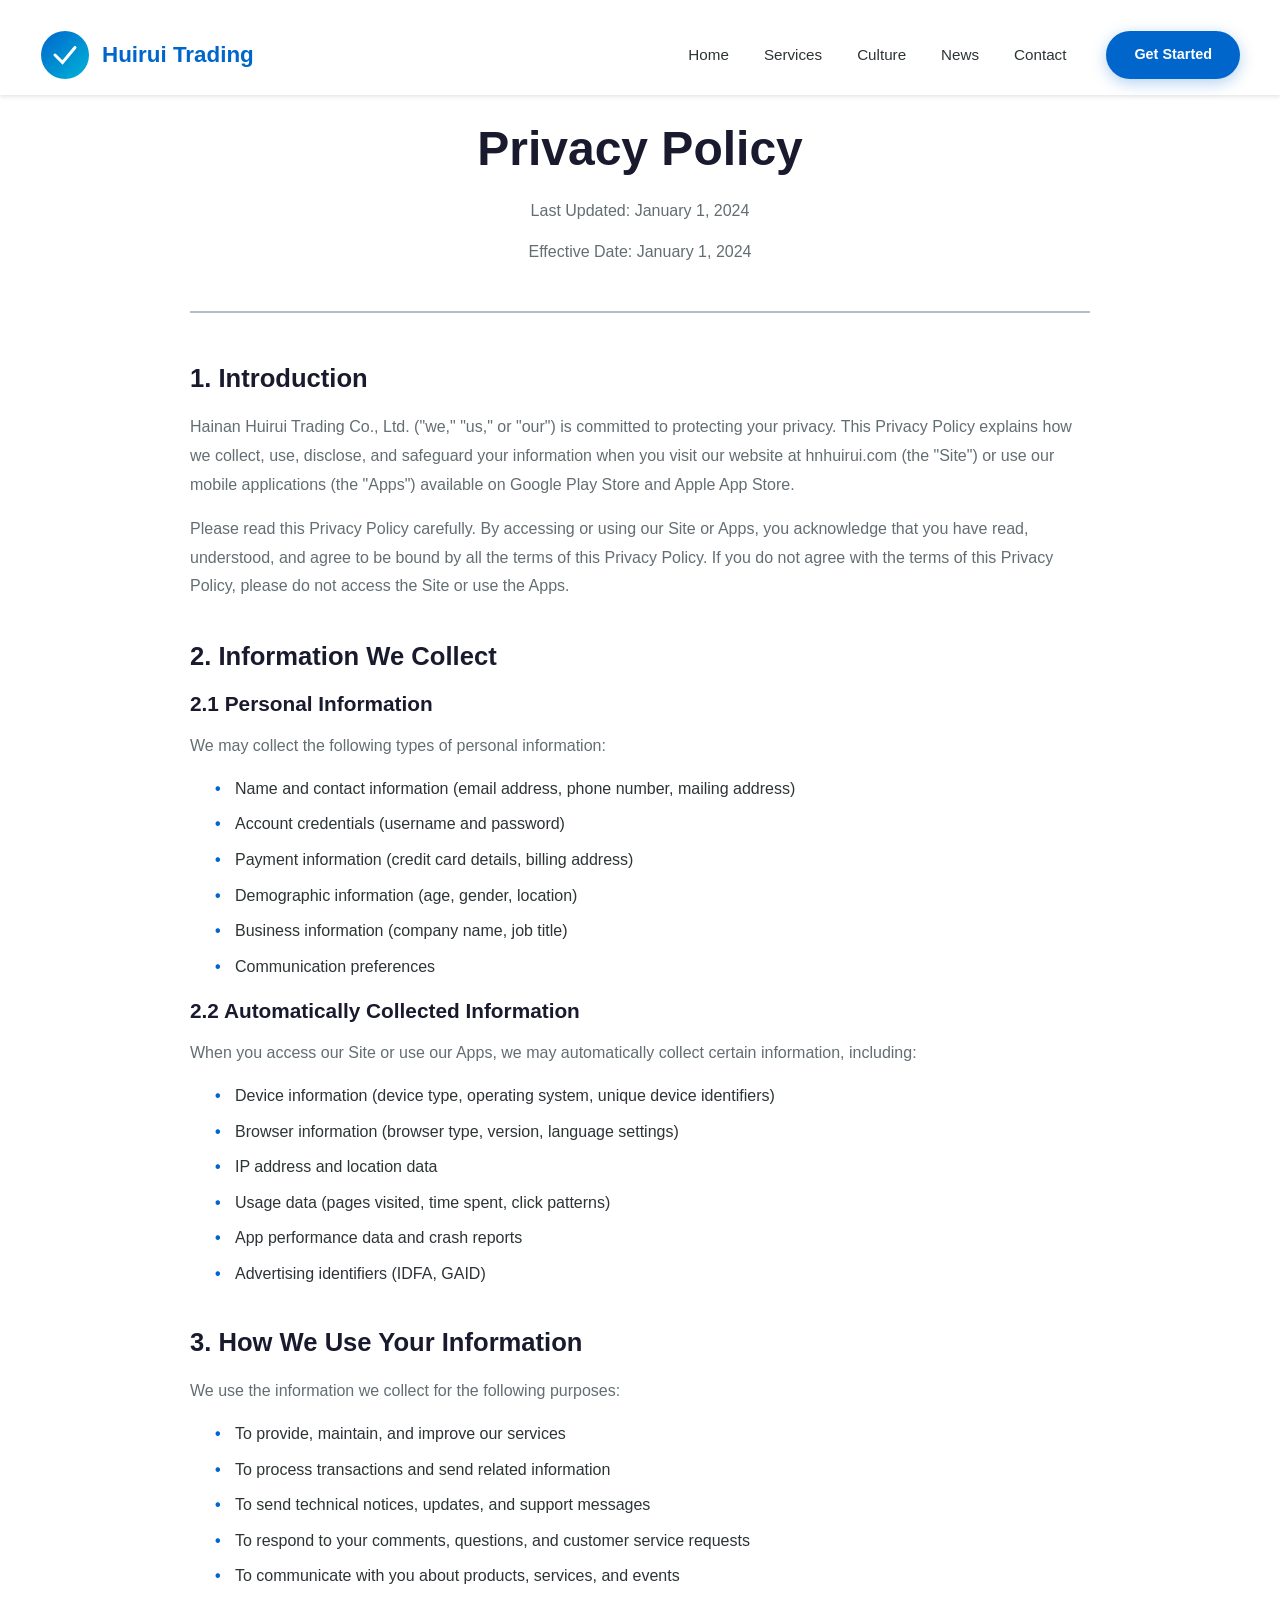
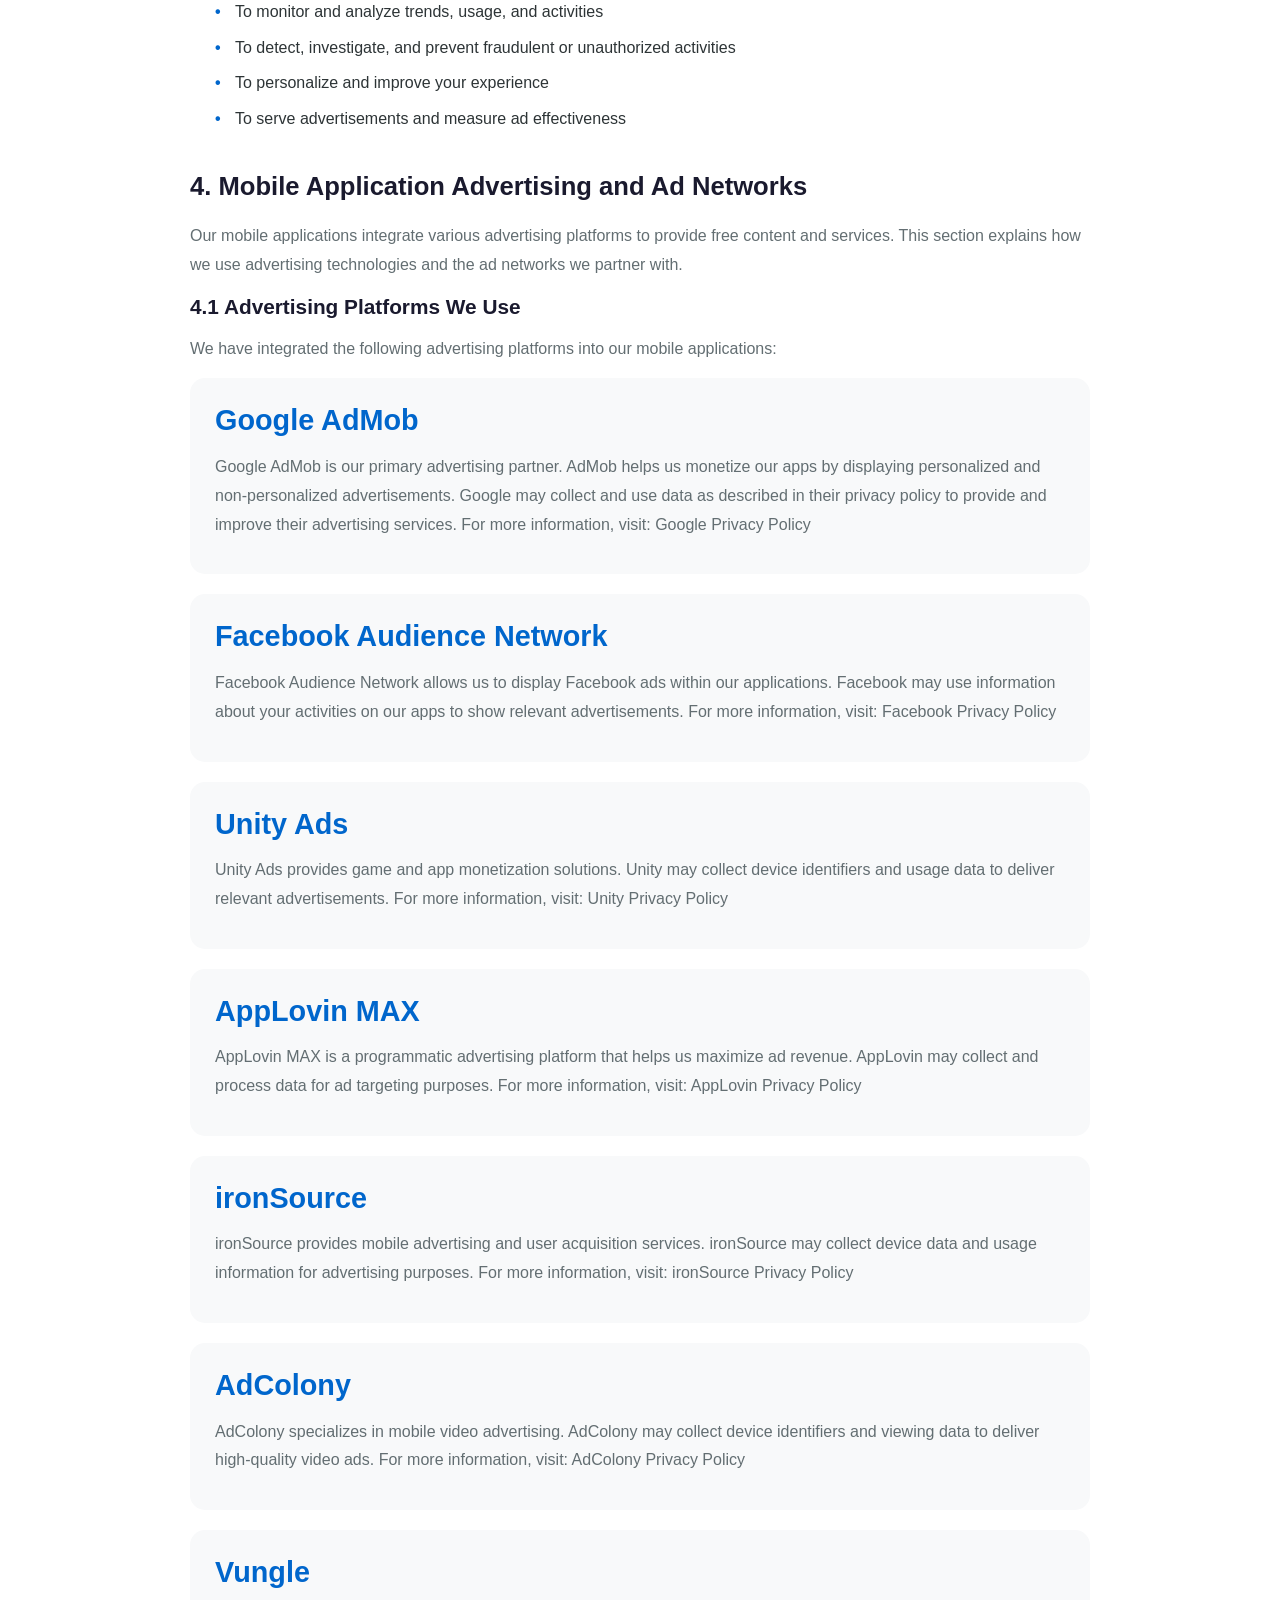
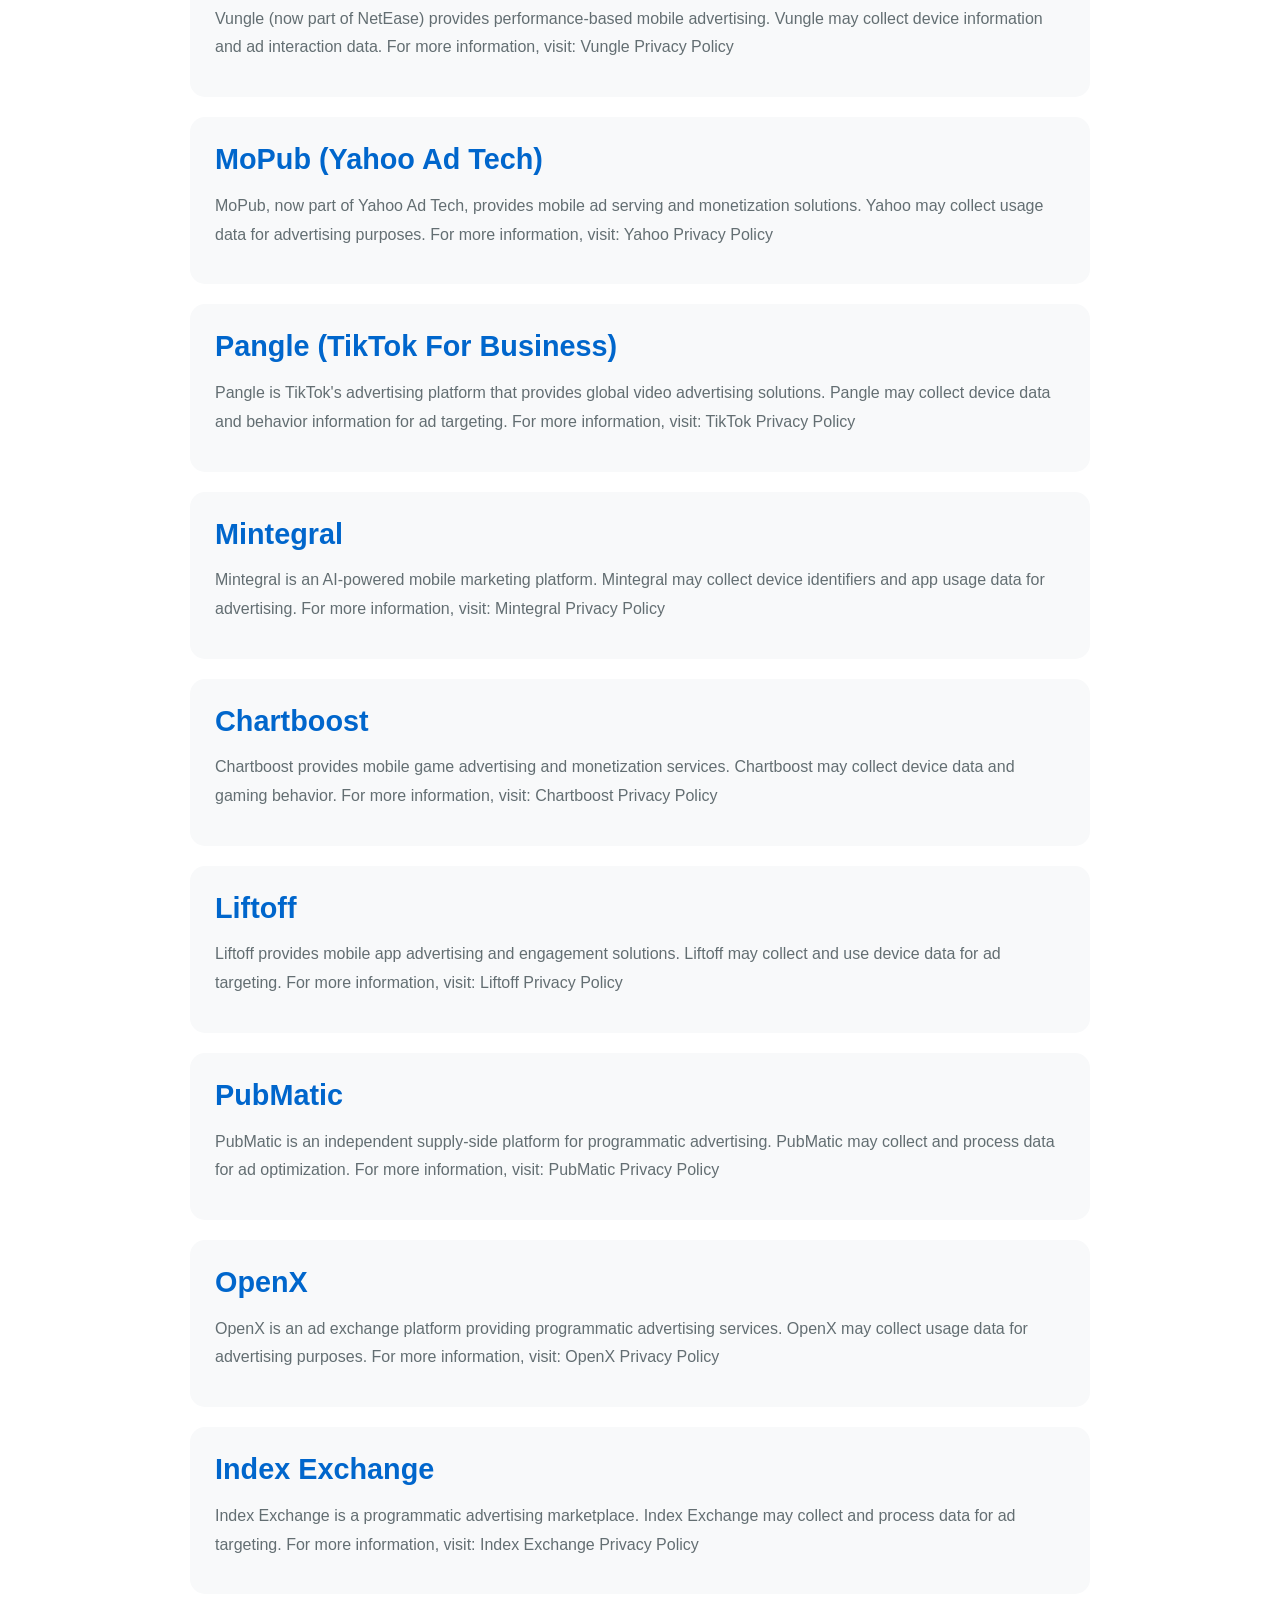
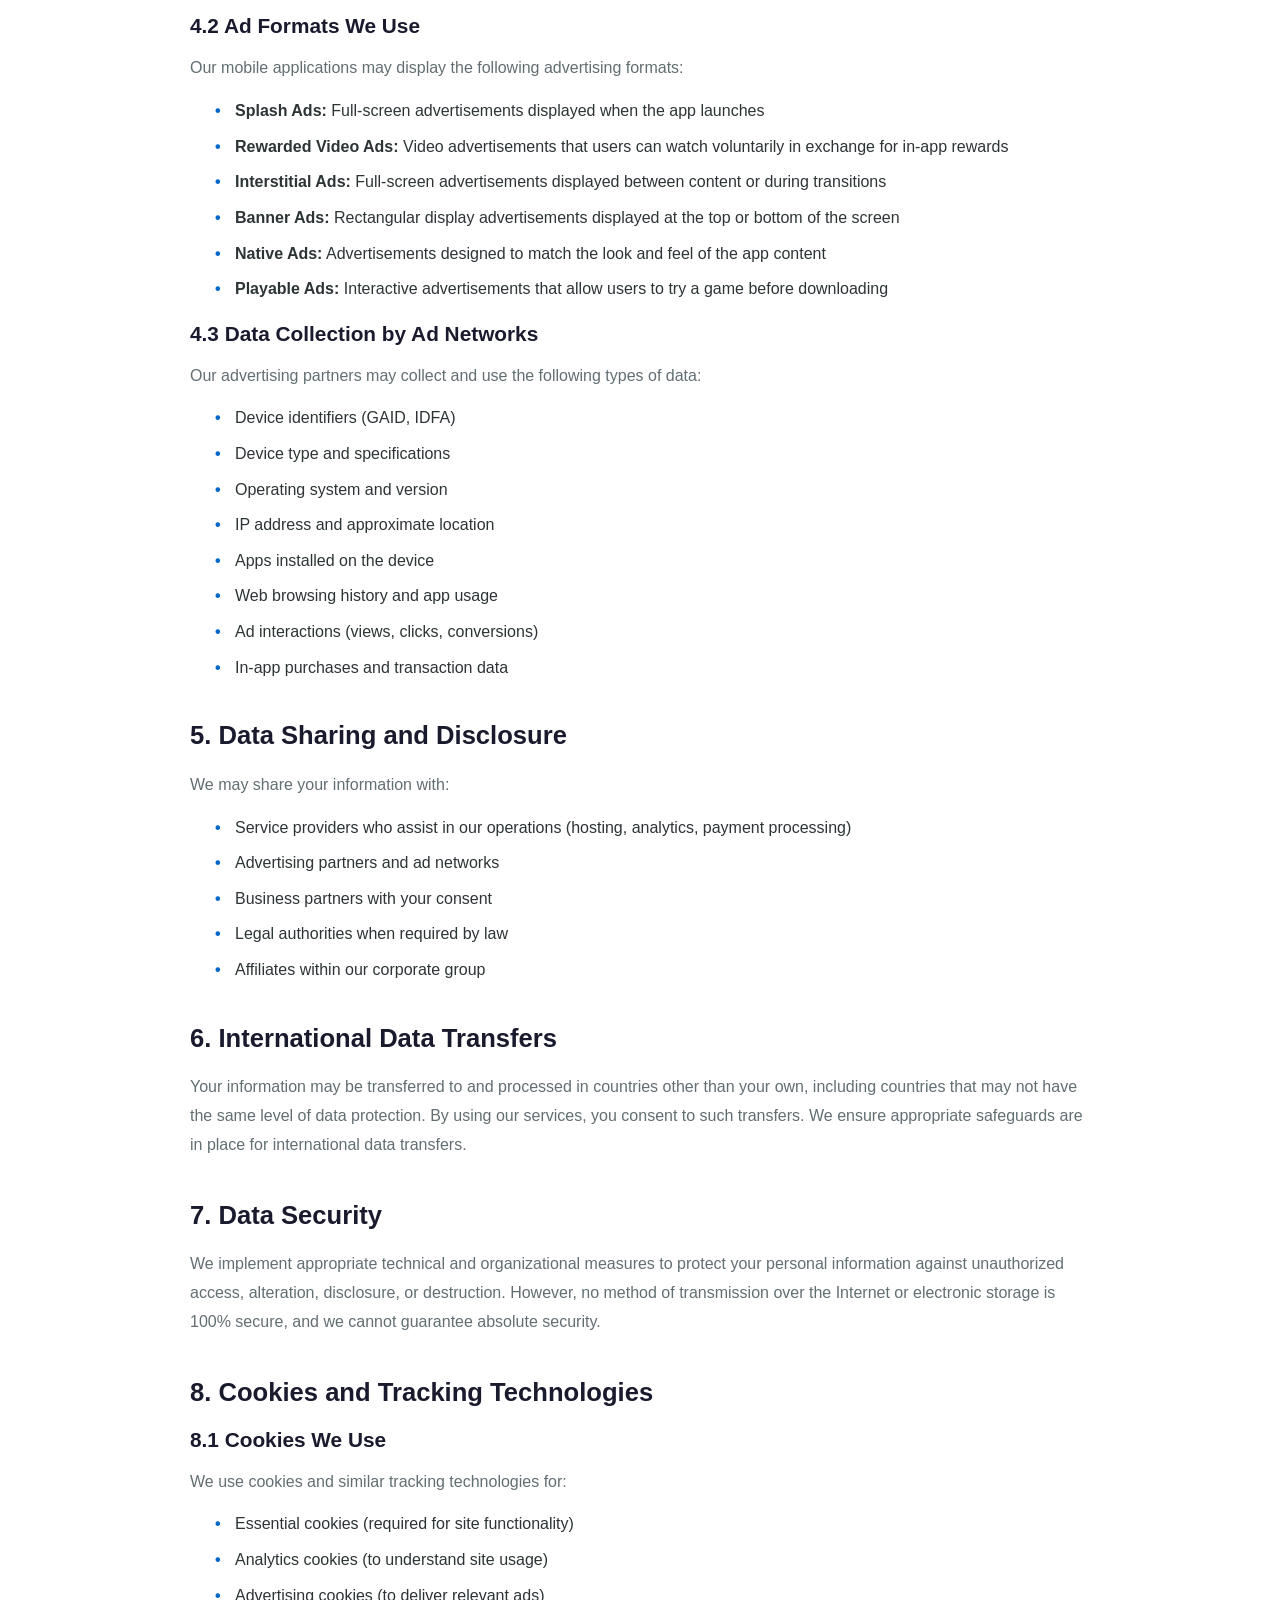
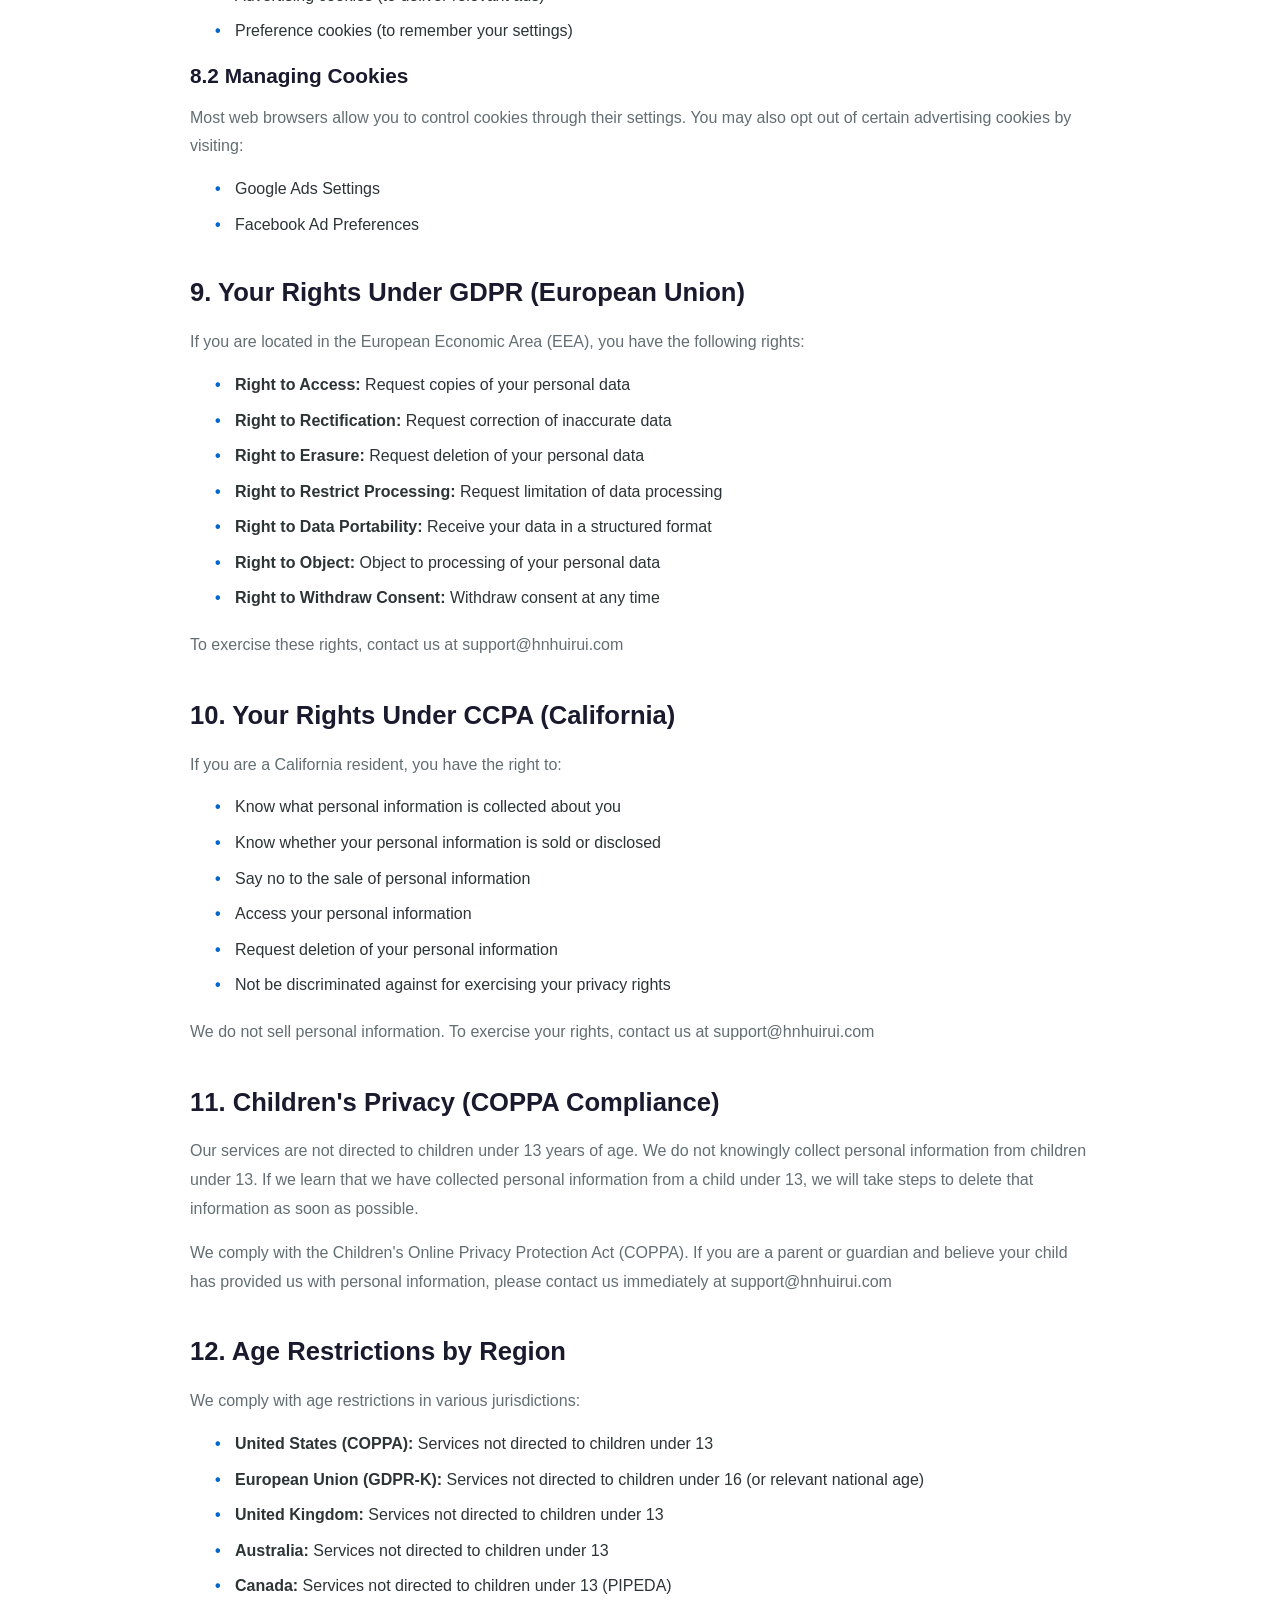
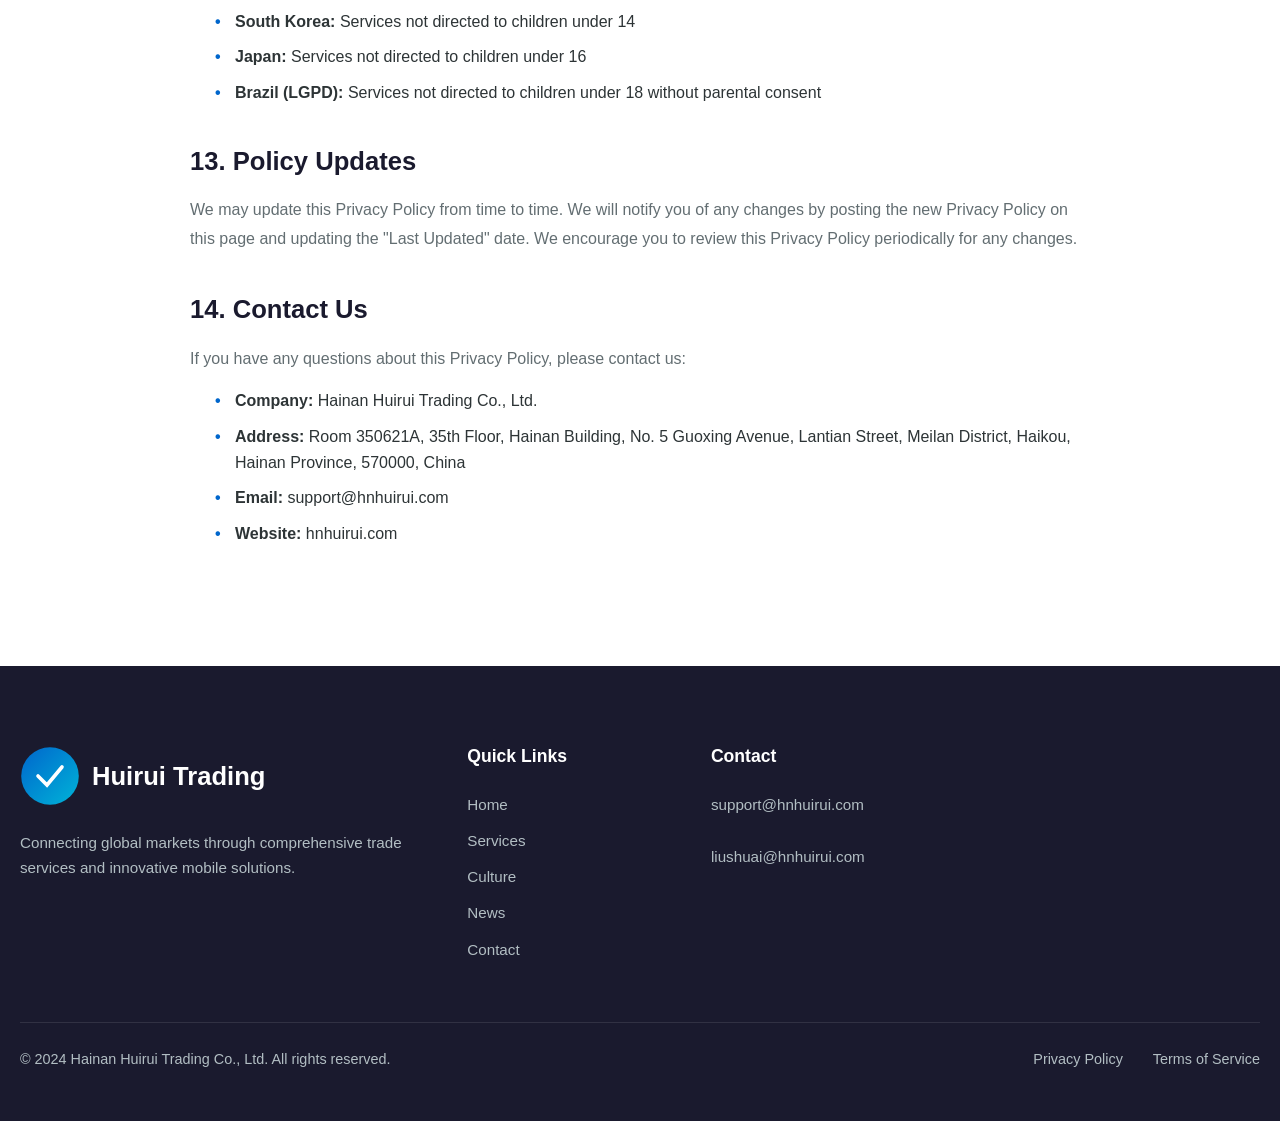
<file: privacy.html>
<!DOCTYPE html>
<html lang="en">
<head>
    <meta charset="UTF-8">
    <meta name="viewport" content="width=device-width, initial-scale=1.0">
    <title>Privacy Policy | Hainan Huirui Trading Co., Ltd.</title>
    <meta name="description" content="Privacy Policy for Hainan Huirui Trading Co., Ltd. covering mobile applications, data collection, advertising, and compliance with international privacy regulations.">
    <meta name="robots" content="noindex, follow">
    <link rel="canonical" href="https://hnhuirui.com/privacy.html">
    <link rel="icon" type="image/svg+xml" href="images/logo.svg">
    <link rel="stylesheet" href="css/style.css">
    <link rel="stylesheet" href="css/animations.css">
    <link rel="stylesheet" href="css/responsive.css">
</head>
<body>
    <div class="preloader"><div class="preloader-spinner"></div></div>
    <header class="header"><div class="header-inner"><a href="index.html" class="logo"><svg viewBox="0 0 100 100"><defs><linearGradient id="lg" x1="0%" y1="0%" x2="100%" y2="100%"><stop offset="0%" stop-color="#0066cc"/><stop offset="100%" stop-color="#00b4d8"/></linearGradient></defs><circle cx="50" cy="50" r="48" fill="url(#lg)"/><path d="M30 50 L45 65 L70 35" stroke="white" stroke-width="6" stroke-linecap="round" fill="none"/></svg><span class="logo-text">Huirui Trading</span></a><nav class="nav"><ul class="nav-list"><li><a href="index.html" class="nav-link">Home</a></li><li><a href="services.html" class="nav-link">Services</a></li><li><a href="culture.html" class="nav-link">Culture</a></li><li><a href="news.html" class="nav-link">News</a></li><li><a href="contact.html" class="nav-link">Contact</a></li></ul><a href="contact.html" class="nav-cta">Get Started</a></nav><button class="menu-toggle" aria-label="Toggle menu"><span></span><span></span><span></span></button></div></header>
    
    <section class="legal-page">
        <div class="container">
            <div class="legal-content">
                <h1>Privacy Policy</h1>
                <div class="legal-meta">
                    <p>Last Updated: January 1, 2024</p>
                    <p>Effective Date: January 1, 2024</p>
                </div>
                
                <div class="legal-section">
                    <h2>1. Introduction</h2>
                    <p>Hainan Huirui Trading Co., Ltd. ("we," "us," or "our") is committed to protecting your privacy. This Privacy Policy explains how we collect, use, disclose, and safeguard your information when you visit our website at hnhuirui.com (the "Site") or use our mobile applications (the "Apps") available on Google Play Store and Apple App Store.</p>
                    <p>Please read this Privacy Policy carefully. By accessing or using our Site or Apps, you acknowledge that you have read, understood, and agree to be bound by all the terms of this Privacy Policy. If you do not agree with the terms of this Privacy Policy, please do not access the Site or use the Apps.</p>
                </div>
                
                <div class="legal-section">
                    <h2>2. Information We Collect</h2>
                    <h3>2.1 Personal Information</h3>
                    <p>We may collect the following types of personal information:</p>
                    <ul>
                        <li>Name and contact information (email address, phone number, mailing address)</li>
                        <li>Account credentials (username and password)</li>
                        <li>Payment information (credit card details, billing address)</li>
                        <li>Demographic information (age, gender, location)</li>
                        <li>Business information (company name, job title)</li>
                        <li>Communication preferences</li>
                    </ul>
                    
                    <h3>2.2 Automatically Collected Information</h3>
                    <p>When you access our Site or use our Apps, we may automatically collect certain information, including:</p>
                    <ul>
                        <li>Device information (device type, operating system, unique device identifiers)</li>
                        <li>Browser information (browser type, version, language settings)</li>
                        <li>IP address and location data</li>
                        <li>Usage data (pages visited, time spent, click patterns)</li>
                        <li>App performance data and crash reports</li>
                        <li>Advertising identifiers (IDFA, GAID)</li>
                    </ul>
                </div>
                
                <div class="legal-section">
                    <h2>3. How We Use Your Information</h2>
                    <p>We use the information we collect for the following purposes:</p>
                    <ul>
                        <li>To provide, maintain, and improve our services</li>
                        <li>To process transactions and send related information</li>
                        <li>To send technical notices, updates, and support messages</li>
                        <li>To respond to your comments, questions, and customer service requests</li>
                        <li>To communicate with you about products, services, and events</li>
                        <li>To monitor and analyze trends, usage, and activities</li>
                        <li>To detect, investigate, and prevent fraudulent or unauthorized activities</li>
                        <li>To personalize and improve your experience</li>
                        <li>To serve advertisements and measure ad effectiveness</li>
                    </ul>
                </div>
                
                <div class="legal-section">
                    <h2>4. Mobile Application Advertising and Ad Networks</h2>
                    <p>Our mobile applications integrate various advertising platforms to provide free content and services. This section explains how we use advertising technologies and the ad networks we partner with.</p>
                    
                    <h3>4.1 Advertising Platforms We Use</h3>
                    <p>We have integrated the following advertising platforms into our mobile applications:</p>
                    
                    <div class="ad-network">
                        <h4>Google AdMob</h4>
                        <p>Google AdMob is our primary advertising partner. AdMob helps us monetize our apps by displaying personalized and non-personalized advertisements. Google may collect and use data as described in their privacy policy to provide and improve their advertising services. For more information, visit: <a href="https://policies.google.com/privacy" target="_blank" rel="noopener">Google Privacy Policy</a></p>
                    </div>
                    
                    <div class="ad-network">
                        <h4>Facebook Audience Network</h4>
                        <p>Facebook Audience Network allows us to display Facebook ads within our applications. Facebook may use information about your activities on our apps to show relevant advertisements. For more information, visit: <a href="https://www.facebook.com/privacy/policy" target="_blank" rel="noopener">Facebook Privacy Policy</a></p>
                    </div>
                    
                    <div class="ad-network">
                        <h4>Unity Ads</h4>
                        <p>Unity Ads provides game and app monetization solutions. Unity may collect device identifiers and usage data to deliver relevant advertisements. For more information, visit: <a href="https://unity.com/legal/privacy-policy" target="_blank" rel="noopener">Unity Privacy Policy</a></p>
                    </div>
                    
                    <div class="ad-network">
                        <h4>AppLovin MAX</h4>
                        <p>AppLovin MAX is a programmatic advertising platform that helps us maximize ad revenue. AppLovin may collect and process data for ad targeting purposes. For more information, visit: <a href="https://www.applovin.com/privacy/" target="_blank" rel="noopener">AppLovin Privacy Policy</a></p>
                    </div>
                    
                    <div class="ad-network">
                        <h4>ironSource</h4>
                        <p>ironSource provides mobile advertising and user acquisition services. ironSource may collect device data and usage information for advertising purposes. For more information, visit: <a href="https://www.ironsrc.com/privacy-policy/" target="_blank" rel="noopener">ironSource Privacy Policy</a></p>
                    </div>
                    
                    <div class="ad-network">
                        <h4>AdColony</h4>
                        <p>AdColony specializes in mobile video advertising. AdColony may collect device identifiers and viewing data to deliver high-quality video ads. For more information, visit: <a href="https://www.adcolony.com/privacy-policy/" target="_blank" rel="noopener">AdColony Privacy Policy</a></p>
                    </div>
                    
                    <div class="ad-network">
                        <h4>Vungle</h4>
                        <p>Vungle (now part of NetEase) provides performance-based mobile advertising. Vungle may collect device information and ad interaction data. For more information, visit: <a href="https://vungle.com/privacy/" target="_blank" rel="noopener">Vungle Privacy Policy</a></p>
                    </div>
                    
                    <div class="ad-network">
                        <h4>MoPub (Yahoo Ad Tech)</h4>
                        <p>MoPub, now part of Yahoo Ad Tech, provides mobile ad serving and monetization solutions. Yahoo may collect usage data for advertising purposes. For more information, visit: <a href="https://legal.yahoo.com/us/en/yahoo/privacy/index.html" target="_blank" rel="noopener">Yahoo Privacy Policy</a></p>
                    </div>
                    
                    <div class="ad-network">
                        <h4>Pangle (TikTok For Business)</h4>
                        <p>Pangle is TikTok's advertising platform that provides global video advertising solutions. Pangle may collect device data and behavior information for ad targeting. For more information, visit: <a href="https://www.tiktok.com/legal/privacy-policy" target="_blank" rel="noopener">TikTok Privacy Policy</a></p>
                    </div>
                    
                    <div class="ad-network">
                        <h4>Mintegral</h4>
                        <p>Mintegral is an AI-powered mobile marketing platform. Mintegral may collect device identifiers and app usage data for advertising. For more information, visit: <a href="https://www.mintegral.com/en/privacy/" target="_blank" rel="noopener">Mintegral Privacy Policy</a></p>
                    </div>
                    
                    <div class="ad-network">
                        <h4>Chartboost</h4>
                        <p>Chartboost provides mobile game advertising and monetization services. Chartboost may collect device data and gaming behavior. For more information, visit: <a href="https://www.chartboost.com/privacy/" target="_blank" rel="noopener">Chartboost Privacy Policy</a></p>
                    </div>
                    
                    <div class="ad-network">
                        <h4>Liftoff</h4>
                        <p>Liftoff provides mobile app advertising and engagement solutions. Liftoff may collect and use device data for ad targeting. For more information, visit: <a href="https://liftoff.io/privacy-policy/" target="_blank" rel="noopener">Liftoff Privacy Policy</a></p>
                    </div>
                    
                    <div class="ad-network">
                        <h4>PubMatic</h4>
                        <p>PubMatic is an independent supply-side platform for programmatic advertising. PubMatic may collect and process data for ad optimization. For more information, visit: <a href="https://pubmatic.com/legal/privacy-policy/" target="_blank" rel="noopener">PubMatic Privacy Policy</a></p>
                    </div>
                    
                    <div class="ad-network">
                        <h4>OpenX</h4>
                        <p>OpenX is an ad exchange platform providing programmatic advertising services. OpenX may collect usage data for advertising purposes. For more information, visit: <a href="https://www.openx.com/legal/privacy-policy/" target="_blank" rel="noopener">OpenX Privacy Policy</a></p>
                    </div>
                    
                    <div class="ad-network">
                        <h4>Index Exchange</h4>
                        <p>Index Exchange is a programmatic advertising marketplace. Index Exchange may collect and process data for ad targeting. For more information, visit: <a href="https://www.indexexchange.com/privacy/" target="_blank" rel="noopener">Index Exchange Privacy Policy</a></p>
                    </div>
                    
                    <h3>4.2 Ad Formats We Use</h3>
                    <p>Our mobile applications may display the following advertising formats:</p>
                    <ul>
                        <li><strong>Splash Ads:</strong> Full-screen advertisements displayed when the app launches</li>
                        <li><strong>Rewarded Video Ads:</strong> Video advertisements that users can watch voluntarily in exchange for in-app rewards</li>
                        <li><strong>Interstitial Ads:</strong> Full-screen advertisements displayed between content or during transitions</li>
                        <li><strong>Banner Ads:</strong> Rectangular display advertisements displayed at the top or bottom of the screen</li>
                        <li><strong>Native Ads:</strong> Advertisements designed to match the look and feel of the app content</li>
                        <li><strong>Playable Ads:</strong> Interactive advertisements that allow users to try a game before downloading</li>
                    </ul>
                    
                    <h3>4.3 Data Collection by Ad Networks</h3>
                    <p>Our advertising partners may collect and use the following types of data:</p>
                    <ul>
                        <li>Device identifiers (GAID, IDFA)</li>
                        <li>Device type and specifications</li>
                        <li>Operating system and version</li>
                        <li>IP address and approximate location</li>
                        <li>Apps installed on the device</li>
                        <li>Web browsing history and app usage</li>
                        <li>Ad interactions (views, clicks, conversions)</li>
                        <li>In-app purchases and transaction data</li>
                    </ul>
                </div>
                
                <div class="legal-section">
                    <h2>5. Data Sharing and Disclosure</h2>
                    <p>We may share your information with:</p>
                    <ul>
                        <li>Service providers who assist in our operations (hosting, analytics, payment processing)</li>
                        <li>Advertising partners and ad networks</li>
                        <li>Business partners with your consent</li>
                        <li>Legal authorities when required by law</li>
                        <li>Affiliates within our corporate group</li>
                    </ul>
                </div>
                
                <div class="legal-section">
                    <h2>6. International Data Transfers</h2>
                    <p>Your information may be transferred to and processed in countries other than your own, including countries that may not have the same level of data protection. By using our services, you consent to such transfers. We ensure appropriate safeguards are in place for international data transfers.</p>
                </div>
                
                <div class="legal-section">
                    <h2>7. Data Security</h2>
                    <p>We implement appropriate technical and organizational measures to protect your personal information against unauthorized access, alteration, disclosure, or destruction. However, no method of transmission over the Internet or electronic storage is 100% secure, and we cannot guarantee absolute security.</p>
                </div>
                
                <div class="legal-section">
                    <h2>8. Cookies and Tracking Technologies</h2>
                    <h3>8.1 Cookies We Use</h3>
                    <p>We use cookies and similar tracking technologies for:</p>
                    <ul>
                        <li>Essential cookies (required for site functionality)</li>
                        <li>Analytics cookies (to understand site usage)</li>
                        <li>Advertising cookies (to deliver relevant ads)</li>
                        <li>Preference cookies (to remember your settings)</li>
                    </ul>
                    
                    <h3>8.2 Managing Cookies</h3>
                    <p>Most web browsers allow you to control cookies through their settings. You may also opt out of certain advertising cookies by visiting:</p>
                    <ul>
                        <li><a href="https://www.google.com/settings/ads" target="_blank" rel="noopener">Google Ads Settings</a></li>
                        <li><a href="https://www.facebook.com/help/1075880512458213/" target="_blank" rel="noopener">Facebook Ad Preferences</a></li>
                    </ul>
                </div>
                
                <div class="legal-section">
                    <h2>9. Your Rights Under GDPR (European Union)</h2>
                    <p>If you are located in the European Economic Area (EEA), you have the following rights:</p>
                    <ul>
                        <li><strong>Right to Access:</strong> Request copies of your personal data</li>
                        <li><strong>Right to Rectification:</strong> Request correction of inaccurate data</li>
                        <li><strong>Right to Erasure:</strong> Request deletion of your personal data</li>
                        <li><strong>Right to Restrict Processing:</strong> Request limitation of data processing</li>
                        <li><strong>Right to Data Portability:</strong> Receive your data in a structured format</li>
                        <li><strong>Right to Object:</strong> Object to processing of your personal data</li>
                        <li><strong>Right to Withdraw Consent:</strong> Withdraw consent at any time</li>
                    </ul>
                    <p>To exercise these rights, contact us at support@hnhuirui.com</p>
                </div>
                
                <div class="legal-section">
                    <h2>10. Your Rights Under CCPA (California)</h2>
                    <p>If you are a California resident, you have the right to:</p>
                    <ul>
                        <li>Know what personal information is collected about you</li>
                        <li>Know whether your personal information is sold or disclosed</li>
                        <li>Say no to the sale of personal information</li>
                        <li>Access your personal information</li>
                        <li>Request deletion of your personal information</li>
                        <li>Not be discriminated against for exercising your privacy rights</li>
                    </ul>
                    <p>We do not sell personal information. To exercise your rights, contact us at support@hnhuirui.com</p>
                </div>
                
                <div class="legal-section">
                    <h2>11. Children's Privacy (COPPA Compliance)</h2>
                    <p>Our services are not directed to children under 13 years of age. We do not knowingly collect personal information from children under 13. If we learn that we have collected personal information from a child under 13, we will take steps to delete that information as soon as possible.</p>
                    <p>We comply with the Children's Online Privacy Protection Act (COPPA). If you are a parent or guardian and believe your child has provided us with personal information, please contact us immediately at support@hnhuirui.com</p>
                </div>
                
                <div class="legal-section">
                    <h2>12. Age Restrictions by Region</h2>
                    <p>We comply with age restrictions in various jurisdictions:</p>
                    <ul>
                        <li><strong>United States (COPPA):</strong> Services not directed to children under 13</li>
                        <li><strong>European Union (GDPR-K):</strong> Services not directed to children under 16 (or relevant national age)</li>
                        <li><strong>United Kingdom:</strong> Services not directed to children under 13</li>
                        <li><strong>Australia:</strong> Services not directed to children under 13</li>
                        <li><strong>Canada:</strong> Services not directed to children under 13 (PIPEDA)</li>
                        <li><strong>South Korea:</strong> Services not directed to children under 14</li>
                        <li><strong>Japan:</strong> Services not directed to children under 16</li>
                        <li><strong>Brazil (LGPD):</strong> Services not directed to children under 18 without parental consent</li>
                    </ul>
                </div>
                
                <div class="legal-section">
                    <h2>13. Policy Updates</h2>
                    <p>We may update this Privacy Policy from time to time. We will notify you of any changes by posting the new Privacy Policy on this page and updating the "Last Updated" date. We encourage you to review this Privacy Policy periodically for any changes.</p>
                </div>
                
                <div class="legal-section">
                    <h2>14. Contact Us</h2>
                    <p>If you have any questions about this Privacy Policy, please contact us:</p>
                    <ul>
                        <li><strong>Company:</strong> Hainan Huirui Trading Co., Ltd.</li>
                        <li><strong>Address:</strong> Room 350621A, 35th Floor, Hainan Building, No. 5 Guoxing Avenue, Lantian Street, Meilan District, Haikou, Hainan Province, 570000, China</li>
                        <li><strong>Email:</strong> support@hnhuirui.com</li>
                        <li><strong>Website:</strong> hnhuirui.com</li>
                    </ul>
                </div>
            </div>
        </div>
    </section>
    
    <footer class="footer"><div class="container"><div class="footer-grid"><div class="footer-brand"><a href="index.html" class="logo"><svg viewBox="0 0 100 100"><defs><linearGradient id="flg4" x1="0%" y1="0%" x2="100%" y2="100%"><stop offset="0%" stop-color="#0066cc"/><stop offset="100%" stop-color="#00b4d8"/></linearGradient></defs><circle cx="50" cy="50" r="48" fill="url(#flg4)"/><path d="M30 50 L45 65 L70 35" stroke="white" stroke-width="6" stroke-linecap="round" fill="none"/></svg><span class="logo-text">Huirui Trading</span></a><p class="footer-description">Connecting global markets through comprehensive trade services and innovative mobile solutions.</p></div><div class="footer-column"><h5>Quick Links</h5><div class="footer-links"><a href="index.html">Home</a><a href="services.html">Services</a><a href="culture.html">Culture</a><a href="news.html">News</a><a href="contact.html">Contact</a></div></div><div class="footer-column"><h5>Contact</h5><div class="footer-links"><p style="color: var(--gray-light); font-size: 0.95rem;">support@hnhuirui.com</p><p style="color: var(--gray-light); font-size: 0.95rem;">liushuai@hnhuirui.com</p></div></div></div><div class="footer-bottom"><p>&copy; 2024 Hainan Huirui Trading Co., Ltd. All rights reserved.</p><div class="footer-legal"><a href="privacy.html">Privacy Policy</a><a href="terms.html">Terms of Service</a></div></div></div></footer>
    <script src="js/main.js"></script><script src="js/animations.js"></script><script src="js/components.js"></script>
</body>
</html>
</file>
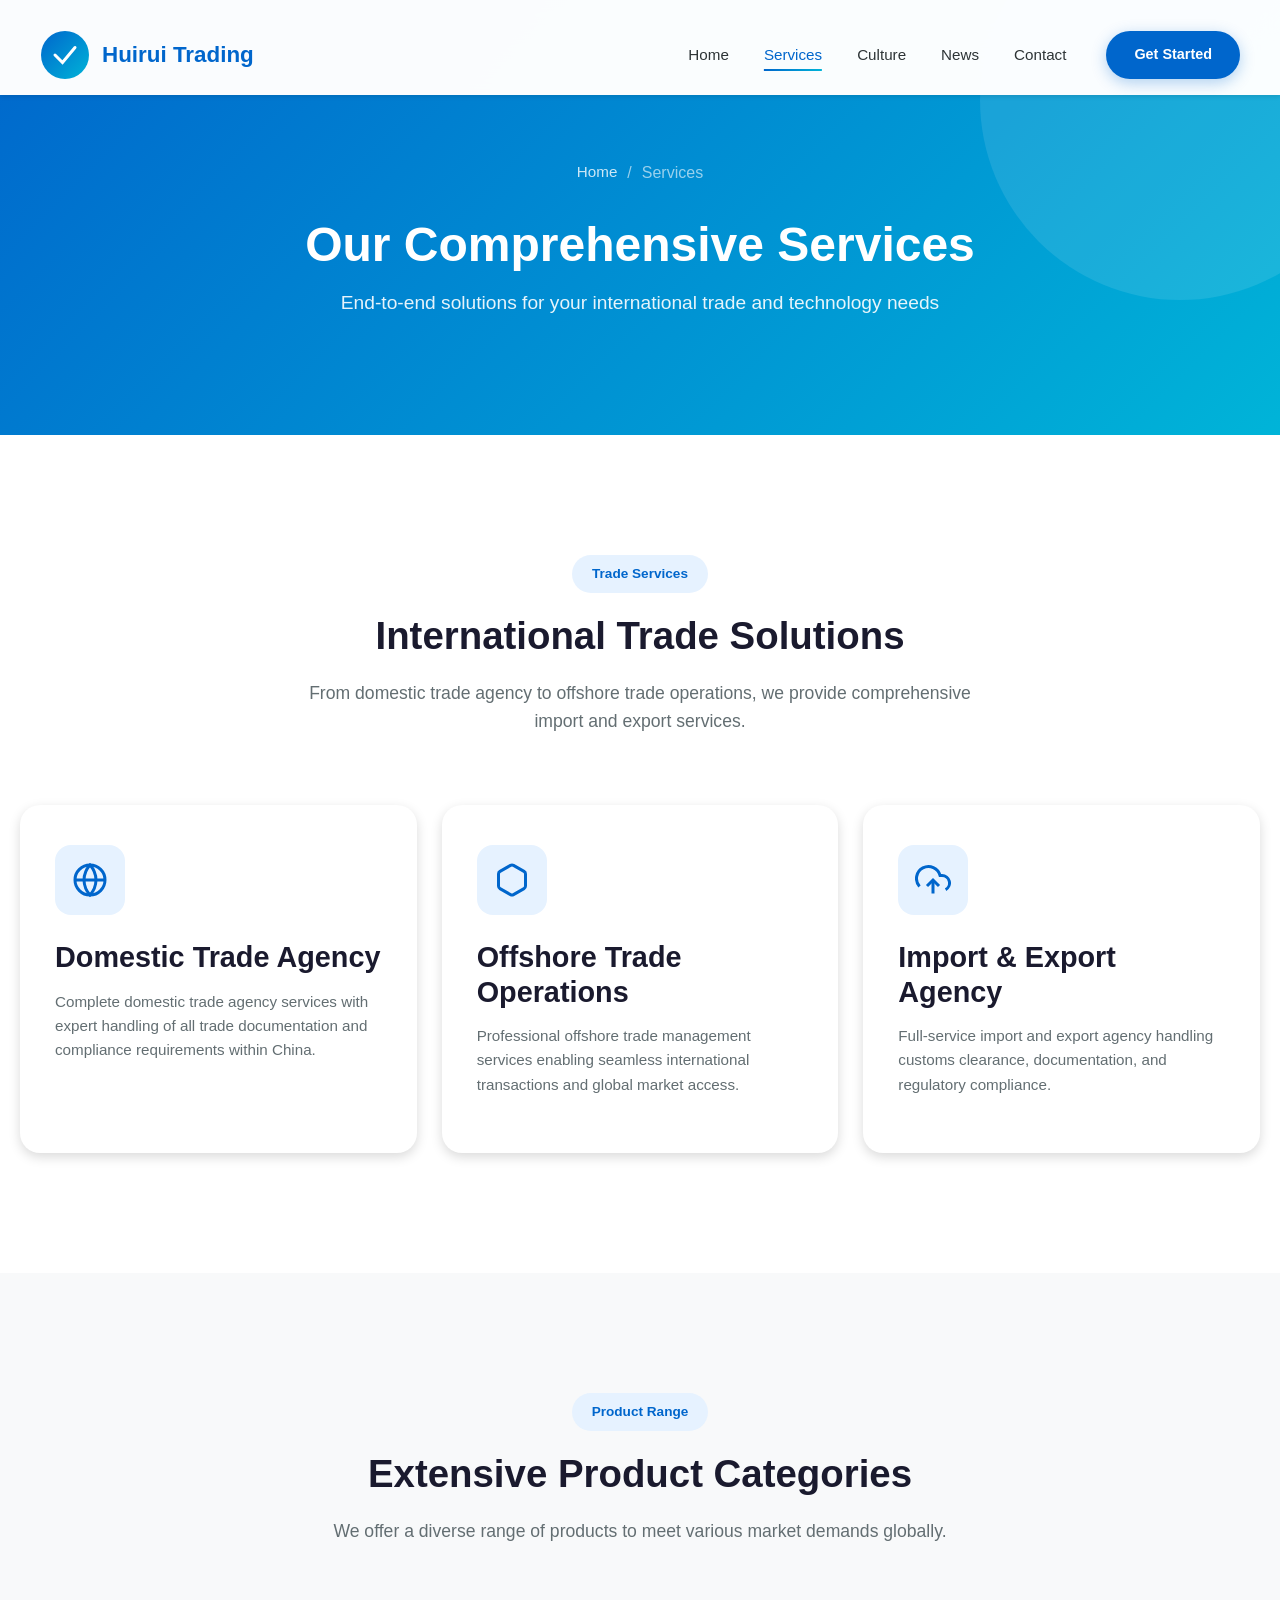
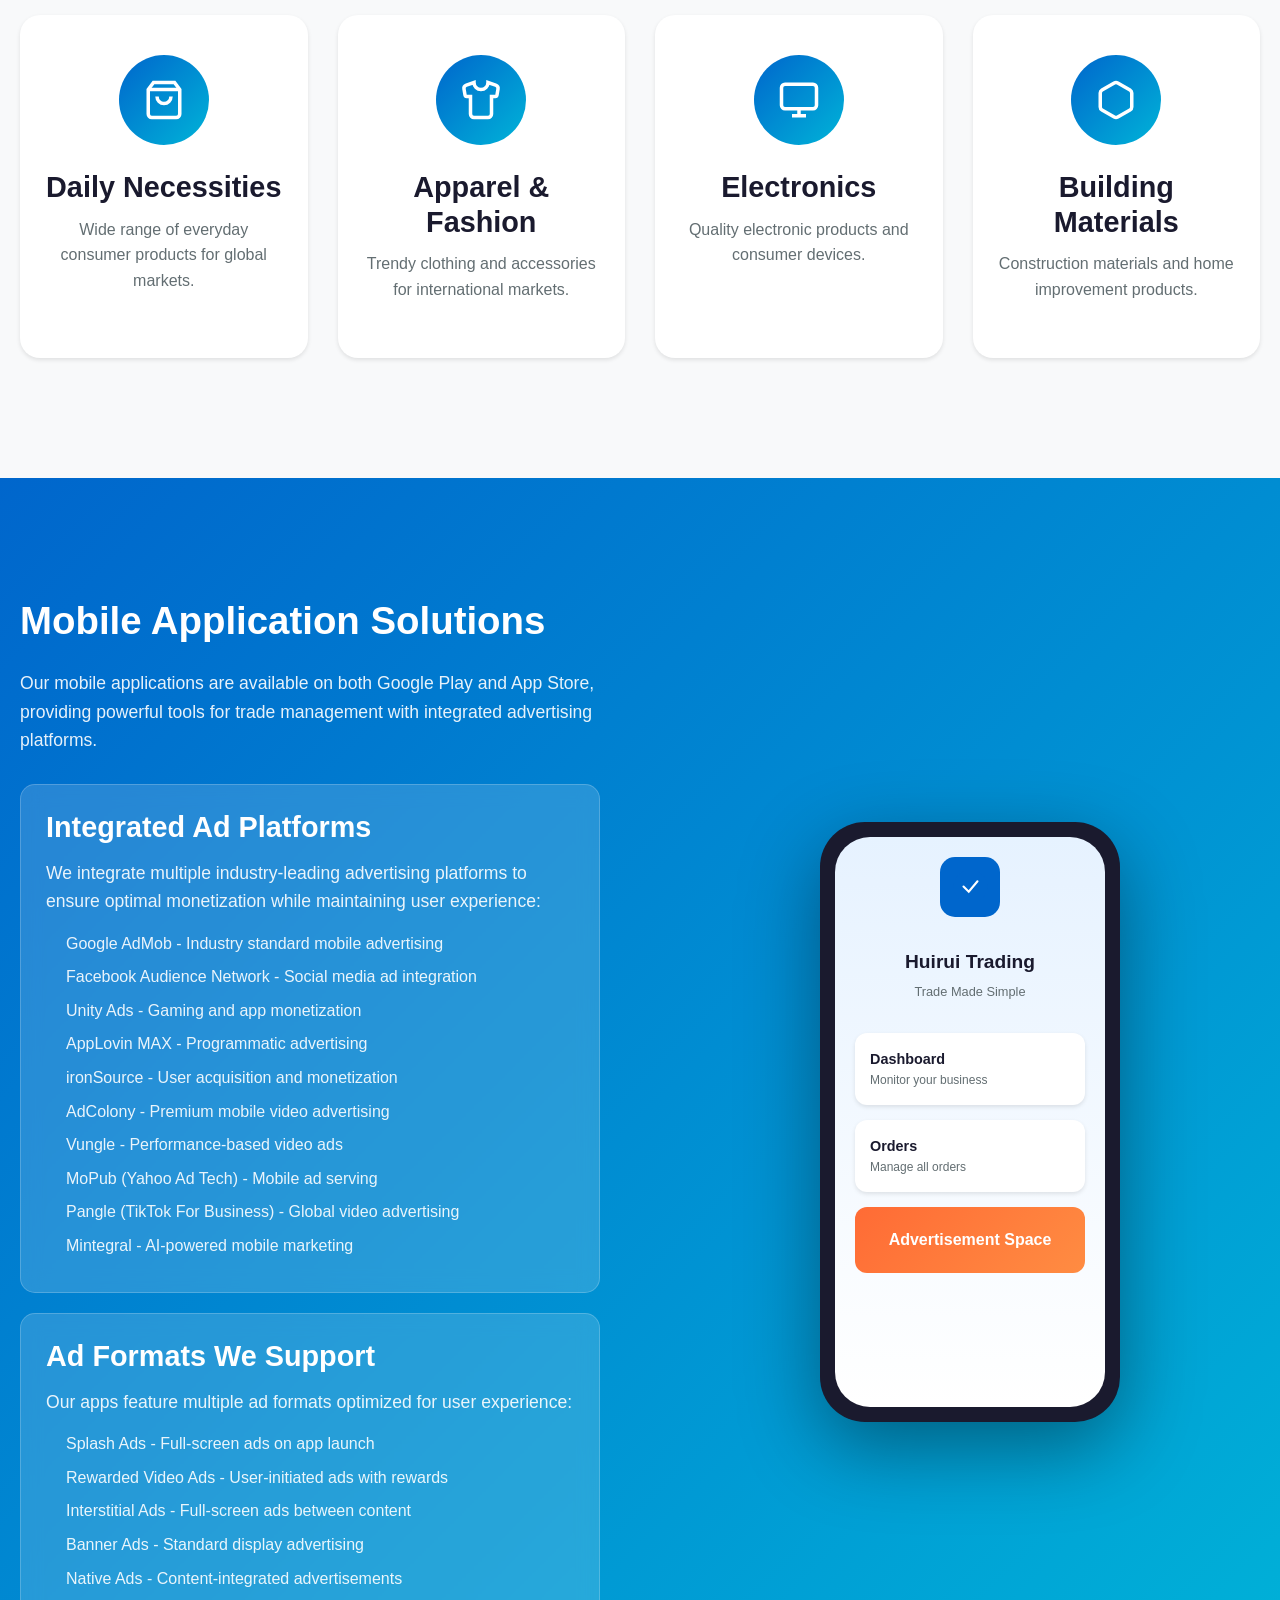
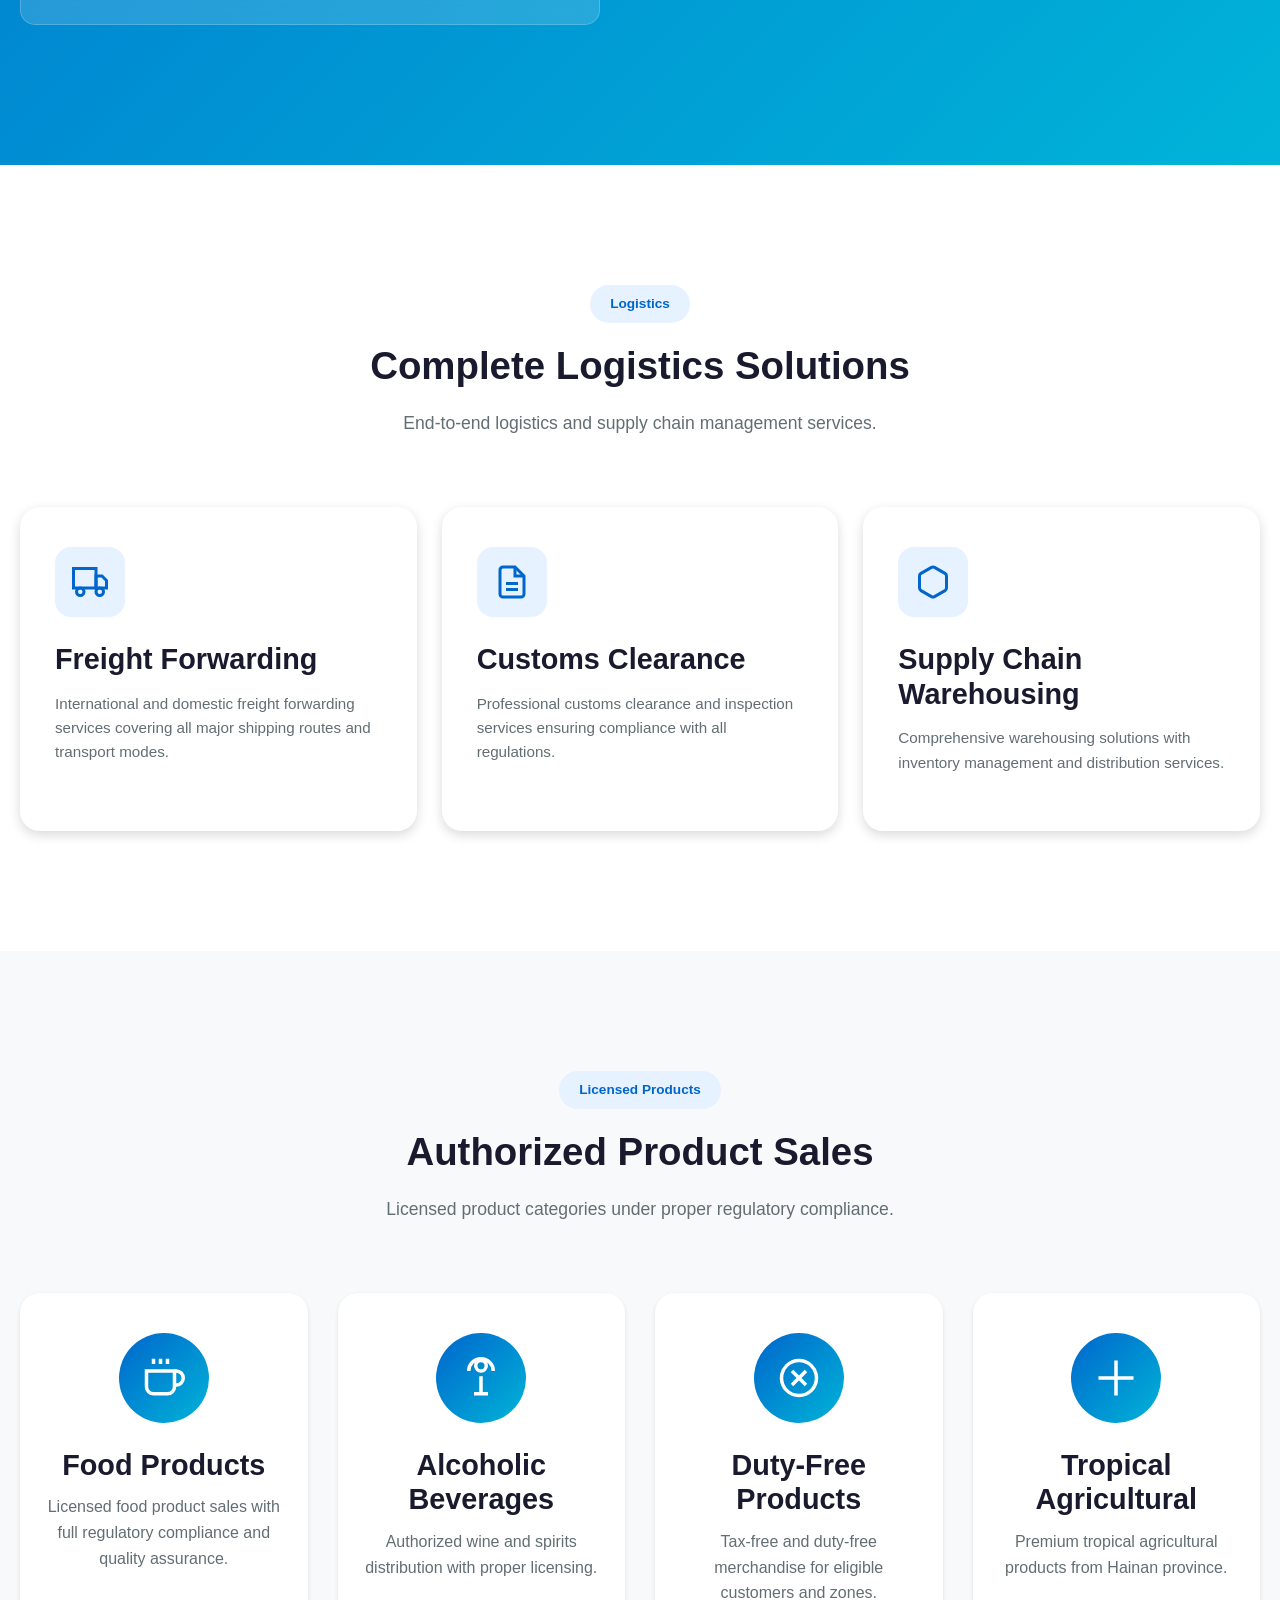
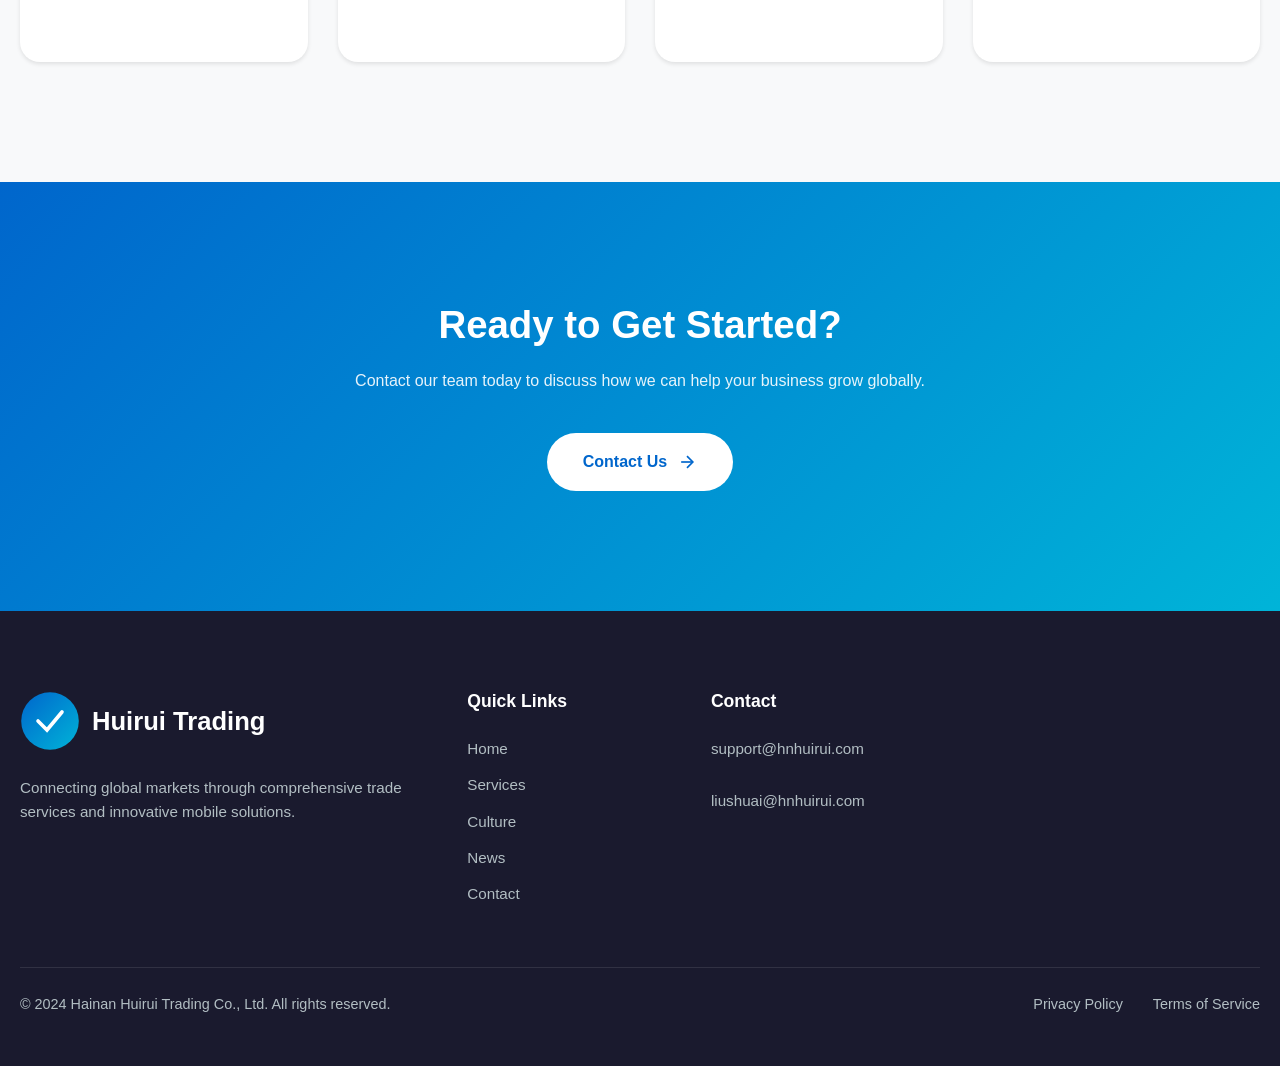
<file: services.html>
<!DOCTYPE html>
<html lang="en">
<head>
    <meta charset="UTF-8">
    <meta name="viewport" content="width=device-width, initial-scale=1.0">
    <title>Our Services | Hainan Huirui Trading Co., Ltd.</title>
    <meta name="description" content="Explore our comprehensive trade services including import/export, mobile app solutions, logistics, and cross-border e-commerce solutions.">
    <meta name="robots" content="index, follow">
    <link rel="canonical" href="https://hnhuirui.com/services.html">
    <link rel="icon" type="image/svg+xml" href="images/logo.svg">
    <link rel="stylesheet" href="css/style.css">
    <link rel="stylesheet" href="css/animations.css">
    <link rel="stylesheet" href="css/responsive.css">
</head>
<body>
    <div class="preloader"><div class="preloader-spinner"></div></div>
    
    <header class="header">
        <div class="header-inner">
            <a href="index.html" class="logo">
                <svg viewBox="0 0 100 100">
                    <defs><linearGradient id="lg" x1="0%" y1="0%" x2="100%" y2="100%"><stop offset="0%" stop-color="#0066cc"/><stop offset="100%" stop-color="#00b4d8"/></linearGradient></defs>
                    <circle cx="50" cy="50" r="48" fill="url(#lg)"/>
                    <path d="M30 50 L45 65 L70 35" stroke="white" stroke-width="6" stroke-linecap="round" fill="none"/>
                </svg>
                <span class="logo-text">Huirui Trading</span>
            </a>
            <nav class="nav">
                <ul class="nav-list">
                    <li><a href="index.html" class="nav-link">Home</a></li>
                    <li><a href="services.html" class="nav-link active">Services</a></li>
                    <li><a href="culture.html" class="nav-link">Culture</a></li>
                    <li><a href="news.html" class="nav-link">News</a></li>
                    <li><a href="contact.html" class="nav-link">Contact</a></li>
                </ul>
                <a href="contact.html" class="nav-cta">Get Started</a>
            </nav>
            <button class="menu-toggle" aria-label="Toggle menu"><span></span><span></span><span></span></button>
        </div>
    </header>
    
    <div class="mobile-menu">
        <a href="index.html" class="nav-link">Home</a>
        <a href="services.html" class="nav-link active">Services</a>
        <a href="culture.html" class="nav-link">Culture</a>
        <a href="news.html" class="nav-link">News</a>
        <a href="contact.html" class="nav-link">Contact</a>
    </div>
    
    <section class="page-header">
        <div class="container">
            <div class="breadcrumb">
                <a href="index.html">Home</a>
                <span>/</span>
                <span>Services</span>
            </div>
            <h1>Our Comprehensive Services</h1>
            <p>End-to-end solutions for your international trade and technology needs</p>
        </div>
    </section>
    
    <section class="section">
        <div class="container">
            <div class="section-header reveal">
                <span class="section-badge">Trade Services</span>
                <h2>International Trade Solutions</h2>
                <p>From domestic trade agency to offshore trade operations, we provide comprehensive import and export services.</p>
            </div>
            
            <div class="services-grid">
                <div class="service-card reveal stagger-1">
                    <div class="service-icon">
                        <svg viewBox="0 0 24 24" fill="none" stroke="currentColor" stroke-width="2"><circle cx="12" cy="12" r="10"/><line x1="2" y1="12" x2="22" y2="12"/><path d="M12 2a15.3 15.3 0 0 1 4 10 15.3 15.3 0 0 1-4 10 15.3 15.3 0 0 1-4-10 15.3 15.3 0 0 1 4-10z"/></svg>
                    </div>
                    <h4>Domestic Trade Agency</h4>
                    <p>Complete domestic trade agency services with expert handling of all trade documentation and compliance requirements within China.</p>
                </div>
                
                <div class="service-card reveal stagger-2">
                    <div class="service-icon">
                        <svg viewBox="0 0 24 24" fill="none" stroke="currentColor" stroke-width="2"><path d="M21 16V8a2 2 0 0 0-1-1.73l-7-4a2 2 0 0 0-2 0l-7 4A2 2 0 0 0 3 8v8a2 2 0 0 0 1 1.73l7 4a2 2 0 0 0 2 0l7-4A2 2 0 0 0 21 16z"/></svg>
                    </div>
                    <h4>Offshore Trade Operations</h4>
                    <p>Professional offshore trade management services enabling seamless international transactions and global market access.</p>
                </div>
                
                <div class="service-card reveal stagger-3">
                    <div class="service-icon">
                        <svg viewBox="0 0 24 24" fill="none" stroke="currentColor" stroke-width="2"><polyline points="16 16 12 12 8 16"/><line x1="12" y1="12" x2="12" y2="21"/><path d="M20.39 18.39A5 5 0 0 0 18 9h-1.26A8 8 0 1 0 3 16.3"/></svg>
                    </div>
                    <h4>Import & Export Agency</h4>
                    <p>Full-service import and export agency handling customs clearance, documentation, and regulatory compliance.</p>
                </div>
            </div>
        </div>
    </section>
    
    <section class="section bg-light">
        <div class="container">
            <div class="section-header reveal">
                <span class="section-badge">Product Range</span>
                <h2>Extensive Product Categories</h2>
                <p>We offer a diverse range of products to meet various market demands globally.</p>
            </div>
            
            <div class="features-grid">
                <div class="feature-card reveal stagger-1">
                    <div class="feature-icon"><svg viewBox="0 0 24 24" fill="none" stroke="currentColor" stroke-width="2"><path d="M6 2L3 6v14a2 2 0 0 0 2 2h14a2 2 0 0 0 2-2V6l-3-4z"/><line x1="3" y1="6" x2="21" y2="6"/><path d="M16 10a4 4 0 0 1-8 0"/></svg></div>
                    <h4>Daily Necessities</h4>
                    <p>Wide range of everyday consumer products for global markets.</p>
                </div>
                <div class="feature-card reveal stagger-2">
                    <div class="feature-icon"><svg viewBox="0 0 24 24" fill="none" stroke="currentColor" stroke-width="2"><path d="M20.38 3.46L16 2a4 4 0 0 1-8 0L3.62 3.46a2 2 0 0 0-1.34 2.23l.58 3.47a1 1 0 0 0 .99.84H6v10c0 1.1.9 2 2 2h8a2 2 0 0 0 2-2V10h2.15a1 1 0 0 0 .99-.84l.58-3.47a2 2 0 0 0-1.34-2.23z"/></svg></div>
                    <h4>Apparel & Fashion</h4>
                    <p>Trendy clothing and accessories for international markets.</p>
                </div>
                <div class="feature-card reveal stagger-3">
                    <div class="feature-icon"><svg viewBox="0 0 24 24" fill="none" stroke="currentColor" stroke-width="2"><rect x="2" y="3" width="20" height="14" rx="2" ry="2"/><line x1="8" y1="21" x2="16" y2="21"/><line x1="12" y1="17" x2="12" y2="21"/></svg></div>
                    <h4>Electronics</h4>
                    <p>Quality electronic products and consumer devices.</p>
                </div>
                <div class="feature-card reveal stagger-4">
                    <div class="feature-icon"><svg viewBox="0 0 24 24" fill="none" stroke="currentColor" stroke-width="2"><path d="M21 16V8a2 2 0 0 0-1-1.73l-7-4a2 2 0 0 0-2 0l-7 4A2 2 0 0 0 3 8v8a2 2 0 0 0 1 1.73l7 4a2 2 0 0 0 2 0l7-4A2 2 0 0 0 21 16z"/></svg></div>
                    <h4>Building Materials</h4>
                    <p>Construction materials and home improvement products.</p>
                </div>
            </div>
        </div>
    </section>
    
    <section class="section app-section">
        <div class="container">
            <div class="app-content">
                <div class="app-info reveal-left">
                    <h2>Mobile Application Solutions</h2>
                    <p>Our mobile applications are available on both Google Play and App Store, providing powerful tools for trade management with integrated advertising platforms.</p>
                    
                    <div class="ad-network">
                        <h4>Integrated Ad Platforms</h4>
                        <p>We integrate multiple industry-leading advertising platforms to ensure optimal monetization while maintaining user experience:</p>
                        <ul style="margin-top: 15px; padding-left: 20px;">
                            <li style="margin-bottom: 8px;">Google AdMob - Industry standard mobile advertising</li>
                            <li style="margin-bottom: 8px;">Facebook Audience Network - Social media ad integration</li>
                            <li style="margin-bottom: 8px;">Unity Ads - Gaming and app monetization</li>
                            <li style="margin-bottom: 8px;">AppLovin MAX - Programmatic advertising</li>
                            <li style="margin-bottom: 8px;">ironSource - User acquisition and monetization</li>
                            <li style="margin-bottom: 8px;">AdColony - Premium mobile video advertising</li>
                            <li style="margin-bottom: 8px;">Vungle - Performance-based video ads</li>
                            <li style="margin-bottom: 8px;">MoPub (Yahoo Ad Tech) - Mobile ad serving</li>
                            <li style="margin-bottom: 8px;">Pangle (TikTok For Business) - Global video advertising</li>
                            <li style="margin-bottom: 8px;">Mintegral - AI-powered mobile marketing</li>
                        </ul>
                    </div>
                    
                    <div class="ad-network">
                        <h4>Ad Formats We Support</h4>
                        <p>Our apps feature multiple ad formats optimized for user experience:</p>
                        <ul style="margin-top: 15px; padding-left: 20px;">
                            <li style="margin-bottom: 8px;">Splash Ads - Full-screen ads on app launch</li>
                            <li style="margin-bottom: 8px;">Rewarded Video Ads - User-initiated ads with rewards</li>
                            <li style="margin-bottom: 8px;">Interstitial Ads - Full-screen ads between content</li>
                            <li style="margin-bottom: 8px;">Banner Ads - Standard display advertising</li>
                            <li style="margin-bottom: 8px;">Native Ads - Content-integrated advertisements</li>
                        </ul>
                    </div>
                </div>
                
                <div class="app-showcase reveal-right">
                    <div class="app-phone">
                        <div class="app-screen">
                            <div class="app-logo"><svg viewBox="0 0 100 100"><circle cx="50" cy="50" r="48" fill="#0066cc"/><path d="M30 50 L45 65 L70 35" stroke="white" stroke-width="6" stroke-linecap="round" fill="none"/></svg></div>
                            <span class="app-title">Huirui Trading</span>
                            <span class="app-subtitle">Trade Made Simple</span>
                            <div class="app-mock-content">
                                <div class="mock-card"><div class="mock-card-title">Dashboard</div><div class="mock-card-desc">Monitor your business</div></div>
                                <div class="mock-card"><div class="mock-card-title">Orders</div><div class="mock-card-desc">Manage all orders</div></div>
                                <div class="mock-ad">Advertisement Space</div>
                            </div>
                        </div>
                    </div>
                </div>
            </div>
        </div>
    </section>
    
    <section class="section">
        <div class="container">
            <div class="section-header reveal">
                <span class="section-badge">Logistics</span>
                <h2>Complete Logistics Solutions</h2>
                <p>End-to-end logistics and supply chain management services.</p>
            </div>
            
            <div class="services-grid">
                <div class="service-card reveal stagger-1">
                    <div class="service-icon"><svg viewBox="0 0 24 24" fill="none" stroke="currentColor" stroke-width="2"><rect x="1" y="3" width="15" height="13"/><polygon points="16 8 20 8 23 11 23 16 16 16 16 8"/><circle cx="5.5" cy="18.5" r="2.5"/><circle cx="18.5" cy="18.5" r="2.5"/></svg></div>
                    <h4>Freight Forwarding</h4>
                    <p>International and domestic freight forwarding services covering all major shipping routes and transport modes.</p>
                </div>
                
                <div class="service-card reveal stagger-2">
                    <div class="service-icon"><svg viewBox="0 0 24 24" fill="none" stroke="currentColor" stroke-width="2"><path d="M14 2H6a2 2 0 0 0-2 2v16a2 2 0 0 0 2 2h12a2 2 0 0 0 2-2V8z"/><polyline points="14 2 14 8 20 8"/><line x1="16" y1="13" x2="8" y2="13"/><line x1="16" y1="17" x2="8" y2="17"/></svg></div>
                    <h4>Customs Clearance</h4>
                    <p>Professional customs clearance and inspection services ensuring compliance with all regulations.</p>
                </div>
                
                <div class="service-card reveal stagger-3">
                    <div class="service-icon"><svg viewBox="0 0 24 24" fill="none" stroke="currentColor" stroke-width="2"><path d="M21 16V8a2 2 0 0 0-1-1.73l-7-4a2 2 0 0 0-2 0l-7 4A2 2 0 0 0 3 8v8a2 2 0 0 0 1 1.73l7 4a2 2 0 0 0 2 0l7-4A2 2 0 0 0 21 16z"/></svg></div>
                    <h4>Supply Chain Warehousing</h4>
                    <p>Comprehensive warehousing solutions with inventory management and distribution services.</p>
                </div>
            </div>
        </div>
    </section>
    
    <section class="section bg-light">
        <div class="container">
            <div class="section-header reveal">
                <span class="section-badge">Licensed Products</span>
                <h2>Authorized Product Sales</h2>
                <p>Licensed product categories under proper regulatory compliance.</p>
            </div>
            
            <div class="features-grid">
                <div class="feature-card reveal stagger-1">
                    <div class="feature-icon"><svg viewBox="0 0 24 24" fill="none" stroke="currentColor" stroke-width="2"><path d="M18 8h1a4 4 0 0 1 0 8h-1"/><path d="M2 8h16v9a4 4 0 0 1-4 4H6a4 4 0 0 1-4-4V8z"/><line x1="6" y1="1" x2="6" y2="4"/><line x1="10" y1="1" x2="10" y2="4"/><line x1="14" y1="1" x2="14" y2="4"/></svg></div>
                    <h4>Food Products</h4>
                    <p>Licensed food product sales with full regulatory compliance and quality assurance.</p>
                </div>
                <div class="feature-card reveal stagger-2">
                    <div class="feature-icon"><svg viewBox="0 0 24 24" fill="none" stroke="currentColor" stroke-width="2"><path d="M8 21h8"/><path d="M12 21V11"/><path d="M19 8a7 7 0 1 0-14 0"/><circle cx="12" cy="5" r="3"/></svg></div>
                    <h4>Alcoholic Beverages</h4>
                    <p>Authorized wine and spirits distribution with proper licensing.</p>
                </div>
                <div class="feature-card reveal stagger-3">
                    <div class="feature-icon"><svg viewBox="0 0 24 24" fill="none" stroke="currentColor" stroke-width="2"><circle cx="12" cy="12" r="10"/><path d="M16 8l-4 4-4-4"/><path d="M8 16l4-4 4 4"/></svg></div>
                    <h4>Duty-Free Products</h4>
                    <p>Tax-free and duty-free merchandise for eligible customers and zones.</p>
                </div>
                <div class="feature-card reveal stagger-4">
                    <div class="feature-icon"><svg viewBox="0 0 24 24" fill="none" stroke="currentColor" stroke-width="2"><path d="M12 2v20M2 12h20"/></svg></div>
                    <h4>Tropical Agricultural</h4>
                    <p>Premium tropical agricultural products from Hainan province.</p>
                </div>
            </div>
        </div>
    </section>
    
    <section class="section" style="background: linear-gradient(135deg, #0066cc 0%, #00b4d8 100%);">
        <div class="container text-center">
            <h2 style="color: white; margin-bottom: 20px;">Ready to Get Started?</h2>
            <p style="color: rgba(255,255,255,0.9); max-width: 600px; margin: 0 auto 40px;">Contact our team today to discuss how we can help your business grow globally.</p>
            <a href="contact.html" class="btn" style="background: white; color: #0066cc;">Contact Us <svg width="20" height="20" viewBox="0 0 24 24" fill="none" stroke="currentColor" stroke-width="2"><line x1="5" y1="12" x2="19" y2="12"/><polyline points="12 5 19 12 12 19"/></svg></a>
        </div>
    </section>
    
    <footer class="footer">
        <div class="container">
            <div class="footer-grid">
                <div class="footer-brand">
                    <a href="index.html" class="logo"><svg viewBox="0 0 100 100"><defs><linearGradient id="flg" x1="0%" y1="0%" x2="100%" y2="100%"><stop offset="0%" stop-color="#0066cc"/><stop offset="100%" stop-color="#00b4d8"/></linearGradient></defs><circle cx="50" cy="50" r="48" fill="url(#flg)"/><path d="M30 50 L45 65 L70 35" stroke="white" stroke-width="6" stroke-linecap="round" fill="none"/></svg><span class="logo-text">Huirui Trading</span></a>
                    <p class="footer-description">Connecting global markets through comprehensive trade services and innovative mobile solutions.</p>
                </div>
                <div class="footer-column">
                    <h5>Quick Links</h5>
                    <div class="footer-links"><a href="index.html">Home</a><a href="services.html">Services</a><a href="culture.html">Culture</a><a href="news.html">News</a><a href="contact.html">Contact</a></div>
                </div>
                <div class="footer-column">
                    <h5>Contact</h5>
                    <div class="footer-links">
                        <p style="color: var(--gray-light); font-size: 0.95rem;">support@hnhuirui.com</p>
                        <p style="color: var(--gray-light); font-size: 0.95rem;">liushuai@hnhuirui.com</p>
                    </div>
                </div>
            </div>
            <div class="footer-bottom">
                <p>&copy; 2024 Hainan Huirui Trading Co., Ltd. All rights reserved.</p>
                <div class="footer-legal"><a href="privacy.html">Privacy Policy</a><a href="terms.html">Terms of Service</a></div>
            </div>
        </div>
    </footer>
    
    <script src="js/main.js"></script>
    <script src="js/animations.js"></script>
    <script src="js/components.js"></script>
</body>
</html>
</file>
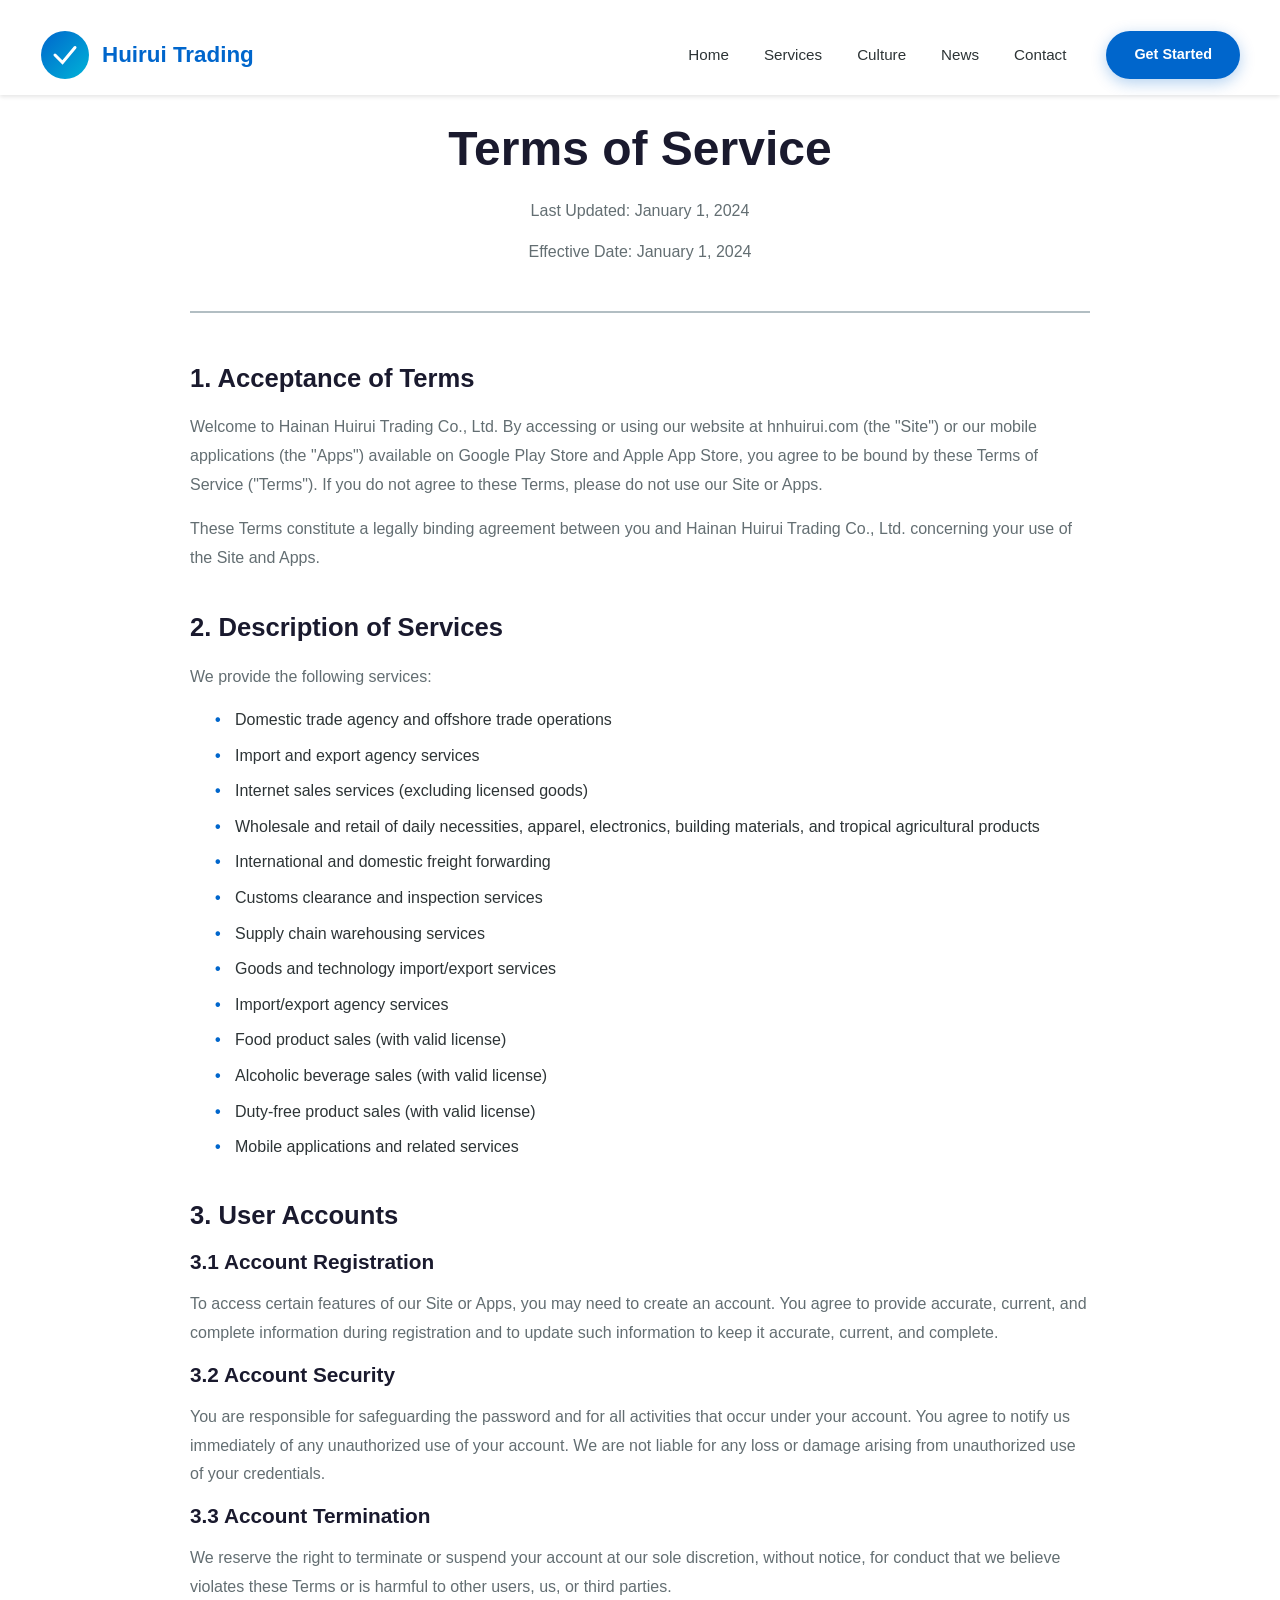
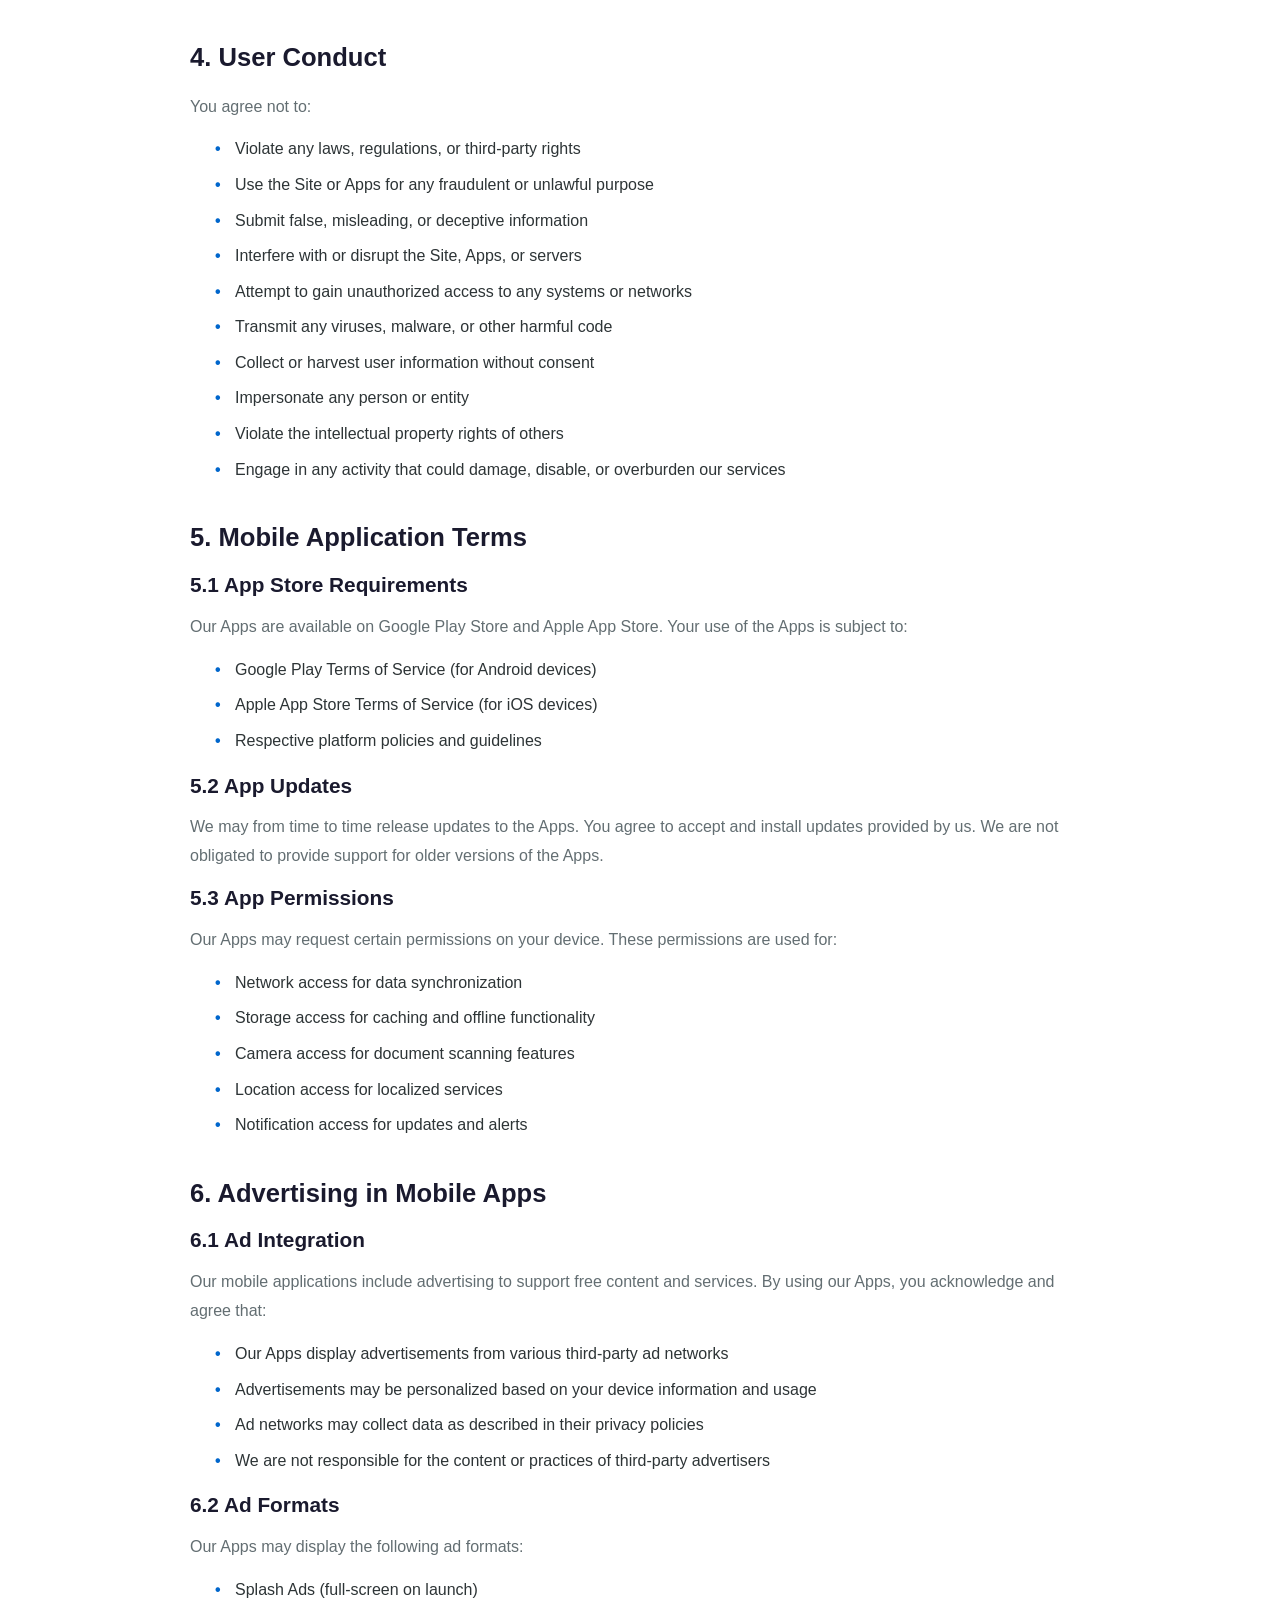
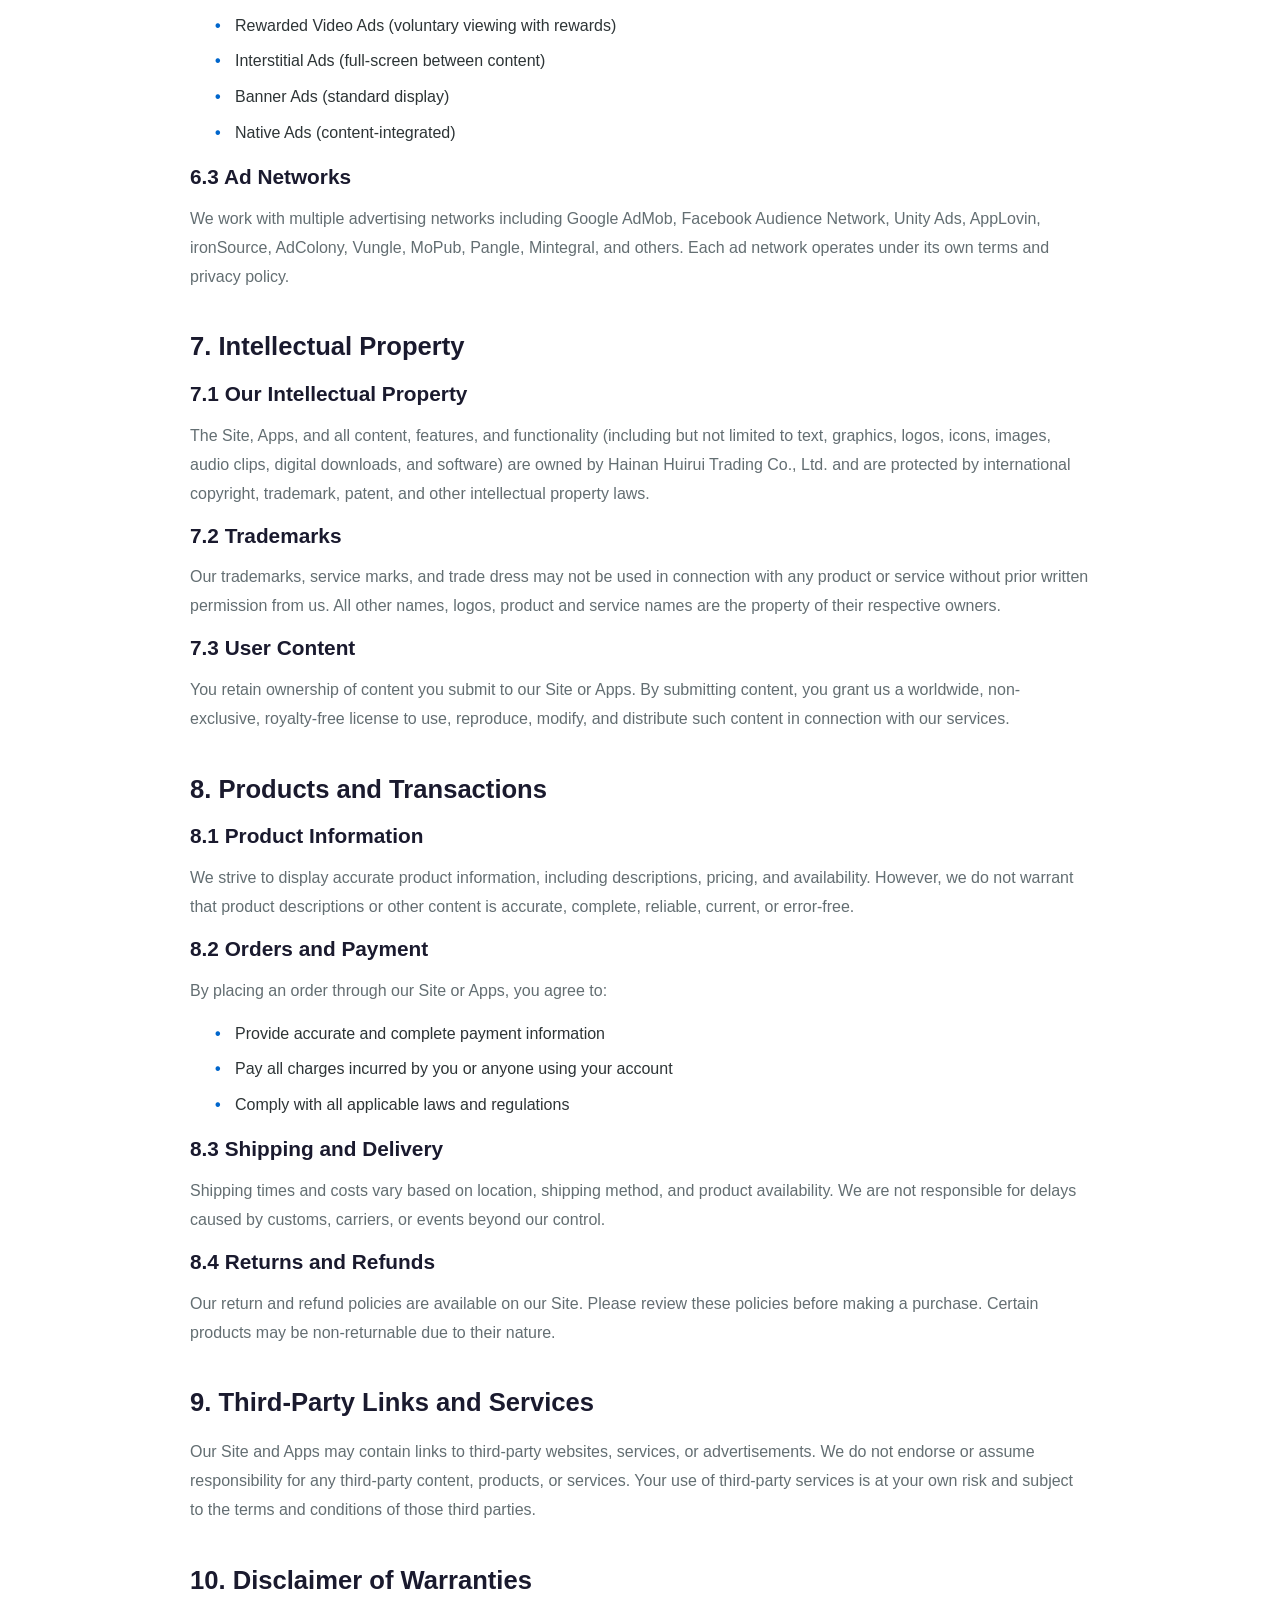
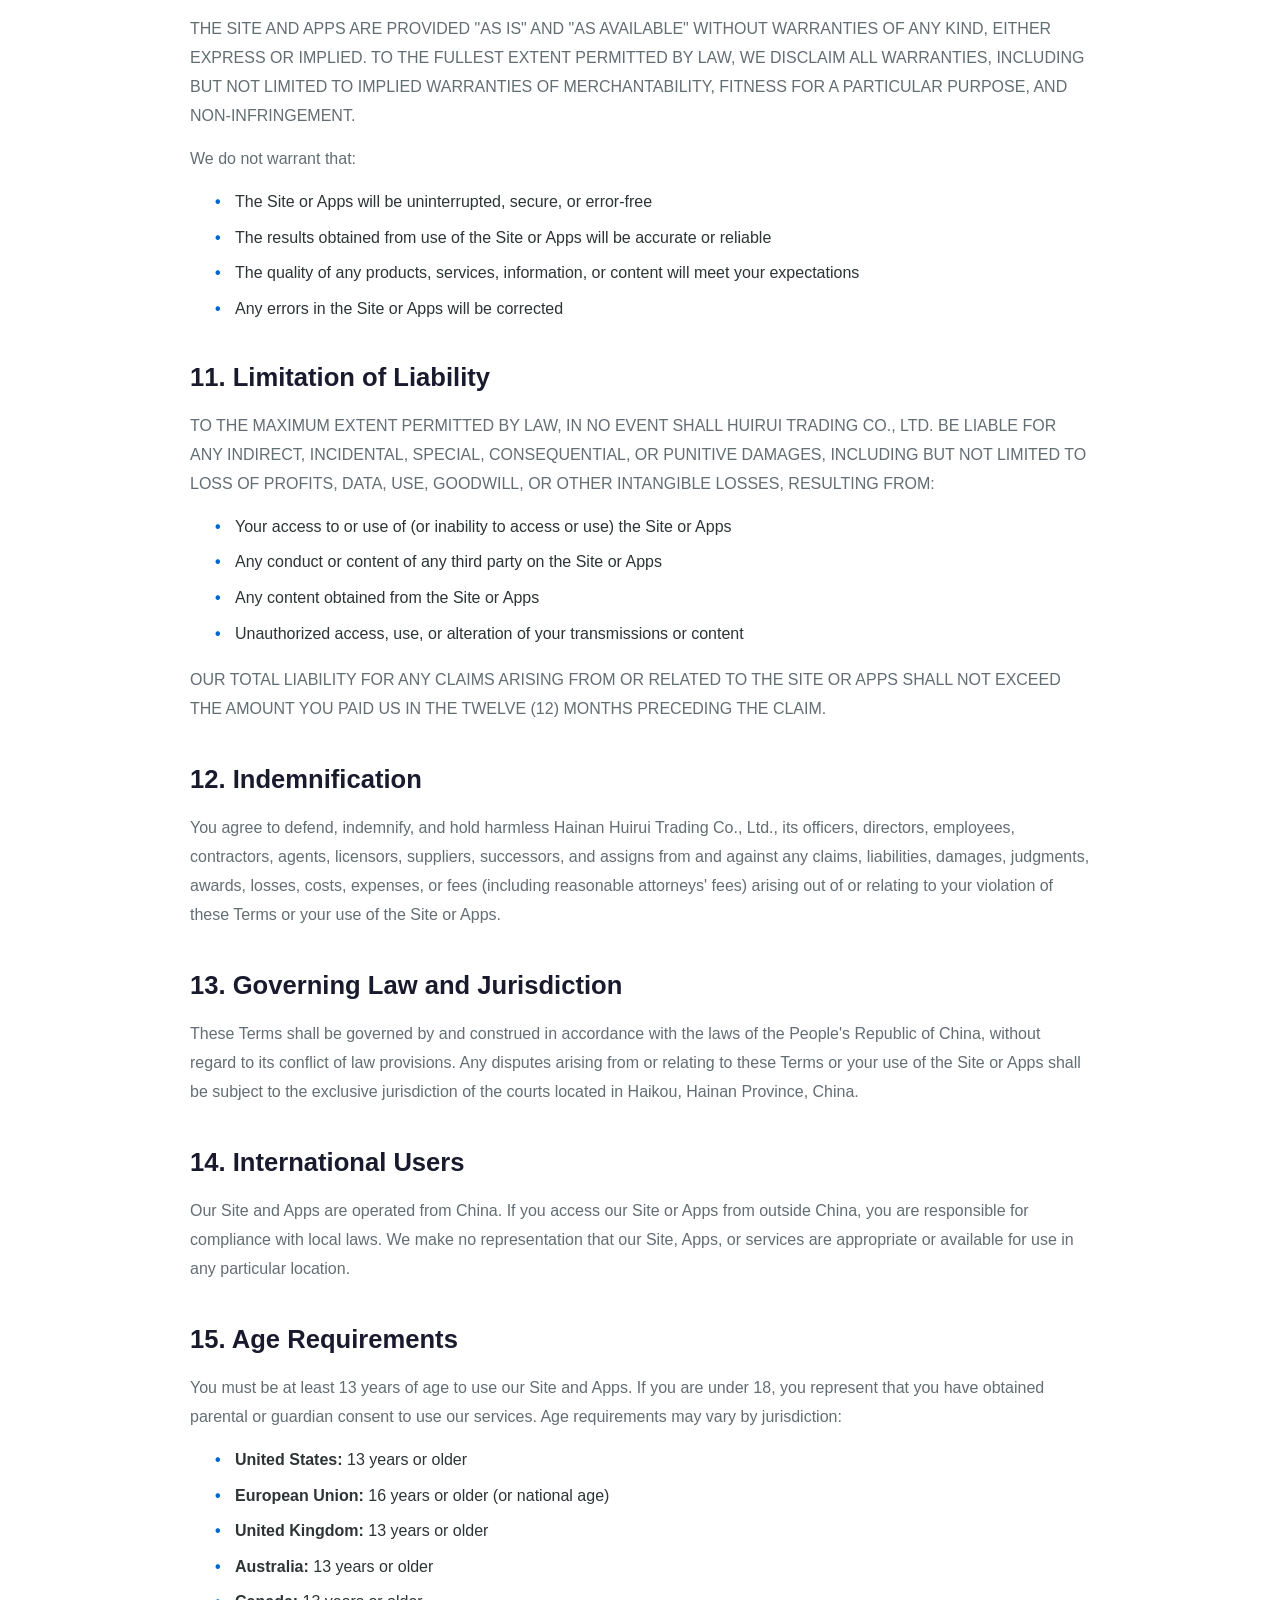
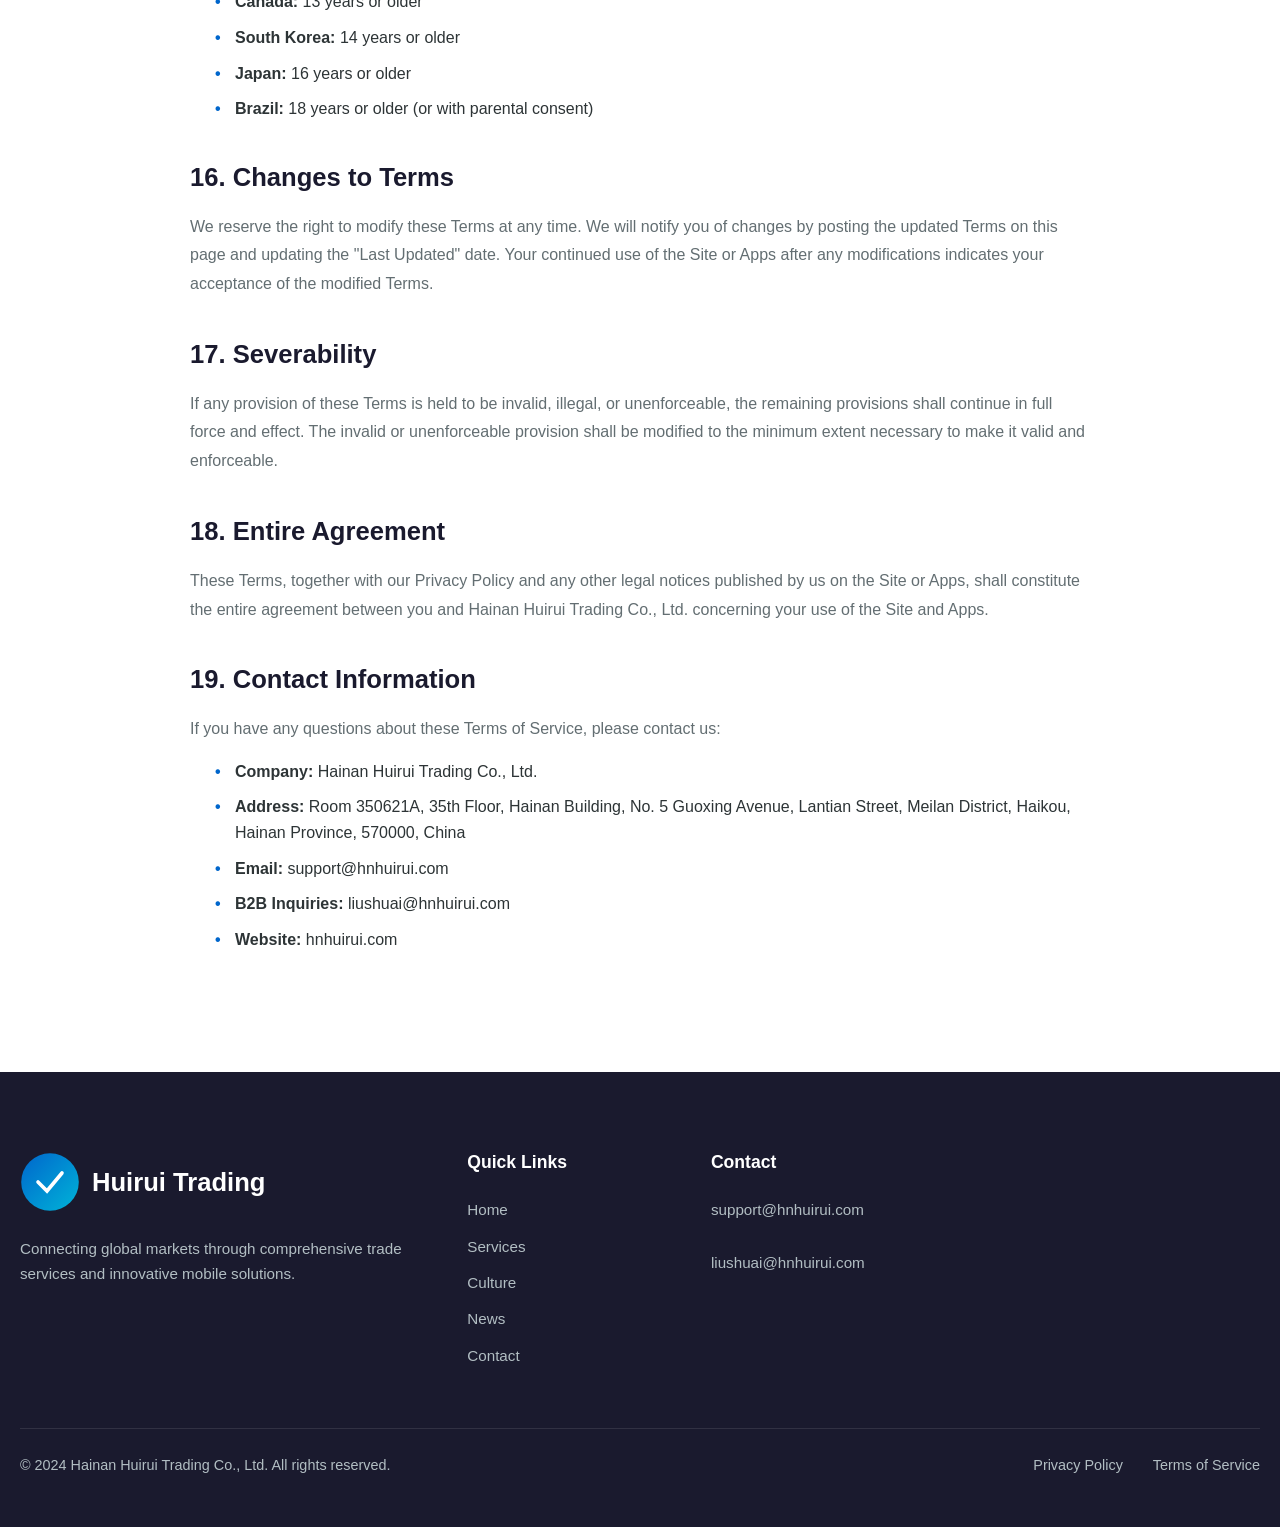
<file: terms.html>
<!DOCTYPE html>
<html lang="en">
<head>
    <meta charset="UTF-8">
    <meta name="viewport" content="width=device-width, initial-scale=1.0">
    <title>Terms of Service | Hainan Huirui Trading Co., Ltd.</title>
    <meta name="description" content="Terms of Service for Hainan Huirui Trading Co., Ltd. covering website usage, mobile applications, and service provisions.">
    <meta name="robots" content="noindex, follow">
    <link rel="canonical" href="https://hnhuirui.com/terms.html">
    <link rel="icon" type="image/svg+xml" href="images/logo.svg">
    <link rel="stylesheet" href="css/style.css">
    <link rel="stylesheet" href="css/animations.css">
    <link rel="stylesheet" href="css/responsive.css">
</head>
<body>
    <div class="preloader"><div class="preloader-spinner"></div></div>
    <header class="header"><div class="header-inner"><a href="index.html" class="logo"><svg viewBox="0 0 100 100"><defs><linearGradient id="lg" x1="0%" y1="0%" x2="100%" y2="100%"><stop offset="0%" stop-color="#0066cc"/><stop offset="100%" stop-color="#00b4d8"/></linearGradient></defs><circle cx="50" cy="50" r="48" fill="url(#lg)"/><path d="M30 50 L45 65 L70 35" stroke="white" stroke-width="6" stroke-linecap="round" fill="none"/></svg><span class="logo-text">Huirui Trading</span></a><nav class="nav"><ul class="nav-list"><li><a href="index.html" class="nav-link">Home</a></li><li><a href="services.html" class="nav-link">Services</a></li><li><a href="culture.html" class="nav-link">Culture</a></li><li><a href="news.html" class="nav-link">News</a></li><li><a href="contact.html" class="nav-link">Contact</a></li></ul><a href="contact.html" class="nav-cta">Get Started</a></nav><button class="menu-toggle" aria-label="Toggle menu"><span></span><span></span><span></span></button></div></header>
    
    <section class="legal-page">
        <div class="container">
            <div class="legal-content">
                <h1>Terms of Service</h1>
                <div class="legal-meta">
                    <p>Last Updated: January 1, 2024</p>
                    <p>Effective Date: January 1, 2024</p>
                </div>
                
                <div class="legal-section">
                    <h2>1. Acceptance of Terms</h2>
                    <p>Welcome to Hainan Huirui Trading Co., Ltd. By accessing or using our website at hnhuirui.com (the "Site") or our mobile applications (the "Apps") available on Google Play Store and Apple App Store, you agree to be bound by these Terms of Service ("Terms"). If you do not agree to these Terms, please do not use our Site or Apps.</p>
                    <p>These Terms constitute a legally binding agreement between you and Hainan Huirui Trading Co., Ltd. concerning your use of the Site and Apps.</p>
                </div>
                
                <div class="legal-section">
                    <h2>2. Description of Services</h2>
                    <p>We provide the following services:</p>
                    <ul>
                        <li>Domestic trade agency and offshore trade operations</li>
                        <li>Import and export agency services</li>
                        <li>Internet sales services (excluding licensed goods)</li>
                        <li>Wholesale and retail of daily necessities, apparel, electronics, building materials, and tropical agricultural products</li>
                        <li>International and domestic freight forwarding</li>
                        <li>Customs clearance and inspection services</li>
                        <li>Supply chain warehousing services</li>
                        <li>Goods and technology import/export services</li>
                        <li>Import/export agency services</li>
                        <li>Food product sales (with valid license)</li>
                        <li>Alcoholic beverage sales (with valid license)</li>
                        <li>Duty-free product sales (with valid license)</li>
                        <li>Mobile applications and related services</li>
                    </ul>
                </div>
                
                <div class="legal-section">
                    <h2>3. User Accounts</h2>
                    <h3>3.1 Account Registration</h3>
                    <p>To access certain features of our Site or Apps, you may need to create an account. You agree to provide accurate, current, and complete information during registration and to update such information to keep it accurate, current, and complete.</p>
                    
                    <h3>3.2 Account Security</h3>
                    <p>You are responsible for safeguarding the password and for all activities that occur under your account. You agree to notify us immediately of any unauthorized use of your account. We are not liable for any loss or damage arising from unauthorized use of your credentials.</p>
                    
                    <h3>3.3 Account Termination</h3>
                    <p>We reserve the right to terminate or suspend your account at our sole discretion, without notice, for conduct that we believe violates these Terms or is harmful to other users, us, or third parties.</p>
                </div>
                
                <div class="legal-section">
                    <h2>4. User Conduct</h2>
                    <p>You agree not to:</p>
                    <ul>
                        <li>Violate any laws, regulations, or third-party rights</li>
                        <li>Use the Site or Apps for any fraudulent or unlawful purpose</li>
                        <li>Submit false, misleading, or deceptive information</li>
                        <li>Interfere with or disrupt the Site, Apps, or servers</li>
                        <li>Attempt to gain unauthorized access to any systems or networks</li>
                        <li>Transmit any viruses, malware, or other harmful code</li>
                        <li>Collect or harvest user information without consent</li>
                        <li>Impersonate any person or entity</li>
                        <li>Violate the intellectual property rights of others</li>
                        <li>Engage in any activity that could damage, disable, or overburden our services</li>
                    </ul>
                </div>
                
                <div class="legal-section">
                    <h2>5. Mobile Application Terms</h2>
                    <h3>5.1 App Store Requirements</h3>
                    <p>Our Apps are available on Google Play Store and Apple App Store. Your use of the Apps is subject to:</p>
                    <ul>
                        <li>Google Play Terms of Service (for Android devices)</li>
                        <li>Apple App Store Terms of Service (for iOS devices)</li>
                        <li>Respective platform policies and guidelines</li>
                    </ul>
                    
                    <h3>5.2 App Updates</h3>
                    <p>We may from time to time release updates to the Apps. You agree to accept and install updates provided by us. We are not obligated to provide support for older versions of the Apps.</p>
                    
                    <h3>5.3 App Permissions</h3>
                    <p>Our Apps may request certain permissions on your device. These permissions are used for:</p>
                    <ul>
                        <li>Network access for data synchronization</li>
                        <li>Storage access for caching and offline functionality</li>
                        <li>Camera access for document scanning features</li>
                        <li>Location access for localized services</li>
                        <li>Notification access for updates and alerts</li>
                    </ul>
                </div>
                
                <div class="legal-section">
                    <h2>6. Advertising in Mobile Apps</h2>
                    <h3>6.1 Ad Integration</h3>
                    <p>Our mobile applications include advertising to support free content and services. By using our Apps, you acknowledge and agree that:</p>
                    <ul>
                        <li>Our Apps display advertisements from various third-party ad networks</li>
                        <li>Advertisements may be personalized based on your device information and usage</li>
                        <li>Ad networks may collect data as described in their privacy policies</li>
                        <li>We are not responsible for the content or practices of third-party advertisers</li>
                    </ul>
                    
                    <h3>6.2 Ad Formats</h3>
                    <p>Our Apps may display the following ad formats:</p>
                    <ul>
                        <li>Splash Ads (full-screen on launch)</li>
                        <li>Rewarded Video Ads (voluntary viewing with rewards)</li>
                        <li>Interstitial Ads (full-screen between content)</li>
                        <li>Banner Ads (standard display)</li>
                        <li>Native Ads (content-integrated)</li>
                    </ul>
                    
                    <h3>6.3 Ad Networks</h3>
                    <p>We work with multiple advertising networks including Google AdMob, Facebook Audience Network, Unity Ads, AppLovin, ironSource, AdColony, Vungle, MoPub, Pangle, Mintegral, and others. Each ad network operates under its own terms and privacy policy.</p>
                </div>
                
                <div class="legal-section">
                    <h2>7. Intellectual Property</h2>
                    <h3>7.1 Our Intellectual Property</h3>
                    <p>The Site, Apps, and all content, features, and functionality (including but not limited to text, graphics, logos, icons, images, audio clips, digital downloads, and software) are owned by Hainan Huirui Trading Co., Ltd. and are protected by international copyright, trademark, patent, and other intellectual property laws.</p>
                    
                    <h3>7.2 Trademarks</h3>
                    <p>Our trademarks, service marks, and trade dress may not be used in connection with any product or service without prior written permission from us. All other names, logos, product and service names are the property of their respective owners.</p>
                    
                    <h3>7.3 User Content</h3>
                    <p>You retain ownership of content you submit to our Site or Apps. By submitting content, you grant us a worldwide, non-exclusive, royalty-free license to use, reproduce, modify, and distribute such content in connection with our services.</p>
                </div>
                
                <div class="legal-section">
                    <h2>8. Products and Transactions</h2>
                    <h3>8.1 Product Information</h3>
                    <p>We strive to display accurate product information, including descriptions, pricing, and availability. However, we do not warrant that product descriptions or other content is accurate, complete, reliable, current, or error-free.</p>
                    
                    <h3>8.2 Orders and Payment</h3>
                    <p>By placing an order through our Site or Apps, you agree to:</p>
                    <ul>
                        <li>Provide accurate and complete payment information</li>
                        <li>Pay all charges incurred by you or anyone using your account</li>
                        <li>Comply with all applicable laws and regulations</li>
                    </ul>
                    
                    <h3>8.3 Shipping and Delivery</h3>
                    <p>Shipping times and costs vary based on location, shipping method, and product availability. We are not responsible for delays caused by customs, carriers, or events beyond our control.</p>
                    
                    <h3>8.4 Returns and Refunds</h3>
                    <p>Our return and refund policies are available on our Site. Please review these policies before making a purchase. Certain products may be non-returnable due to their nature.</p>
                </div>
                
                <div class="legal-section">
                    <h2>9. Third-Party Links and Services</h2>
                    <p>Our Site and Apps may contain links to third-party websites, services, or advertisements. We do not endorse or assume responsibility for any third-party content, products, or services. Your use of third-party services is at your own risk and subject to the terms and conditions of those third parties.</p>
                </div>
                
                <div class="legal-section">
                    <h2>10. Disclaimer of Warranties</h2>
                    <p>THE SITE AND APPS ARE PROVIDED "AS IS" AND "AS AVAILABLE" WITHOUT WARRANTIES OF ANY KIND, EITHER EXPRESS OR IMPLIED. TO THE FULLEST EXTENT PERMITTED BY LAW, WE DISCLAIM ALL WARRANTIES, INCLUDING BUT NOT LIMITED TO IMPLIED WARRANTIES OF MERCHANTABILITY, FITNESS FOR A PARTICULAR PURPOSE, AND NON-INFRINGEMENT.</p>
                    <p>We do not warrant that:</p>
                    <ul>
                        <li>The Site or Apps will be uninterrupted, secure, or error-free</li>
                        <li>The results obtained from use of the Site or Apps will be accurate or reliable</li>
                        <li>The quality of any products, services, information, or content will meet your expectations</li>
                        <li>Any errors in the Site or Apps will be corrected</li>
                    </ul>
                </div>
                
                <div class="legal-section">
                    <h2>11. Limitation of Liability</h2>
                    <p>TO THE MAXIMUM EXTENT PERMITTED BY LAW, IN NO EVENT SHALL HUIRUI TRADING CO., LTD. BE LIABLE FOR ANY INDIRECT, INCIDENTAL, SPECIAL, CONSEQUENTIAL, OR PUNITIVE DAMAGES, INCLUDING BUT NOT LIMITED TO LOSS OF PROFITS, DATA, USE, GOODWILL, OR OTHER INTANGIBLE LOSSES, RESULTING FROM:</p>
                    <ul>
                        <li>Your access to or use of (or inability to access or use) the Site or Apps</li>
                        <li>Any conduct or content of any third party on the Site or Apps</li>
                        <li>Any content obtained from the Site or Apps</li>
                        <li>Unauthorized access, use, or alteration of your transmissions or content</li>
                    </ul>
                    <p>OUR TOTAL LIABILITY FOR ANY CLAIMS ARISING FROM OR RELATED TO THE SITE OR APPS SHALL NOT EXCEED THE AMOUNT YOU PAID US IN THE TWELVE (12) MONTHS PRECEDING THE CLAIM.</p>
                </div>
                
                <div class="legal-section">
                    <h2>12. Indemnification</h2>
                    <p>You agree to defend, indemnify, and hold harmless Hainan Huirui Trading Co., Ltd., its officers, directors, employees, contractors, agents, licensors, suppliers, successors, and assigns from and against any claims, liabilities, damages, judgments, awards, losses, costs, expenses, or fees (including reasonable attorneys' fees) arising out of or relating to your violation of these Terms or your use of the Site or Apps.</p>
                </div>
                
                <div class="legal-section">
                    <h2>13. Governing Law and Jurisdiction</h2>
                    <p>These Terms shall be governed by and construed in accordance with the laws of the People's Republic of China, without regard to its conflict of law provisions. Any disputes arising from or relating to these Terms or your use of the Site or Apps shall be subject to the exclusive jurisdiction of the courts located in Haikou, Hainan Province, China.</p>
                </div>
                
                <div class="legal-section">
                    <h2>14. International Users</h2>
                    <p>Our Site and Apps are operated from China. If you access our Site or Apps from outside China, you are responsible for compliance with local laws. We make no representation that our Site, Apps, or services are appropriate or available for use in any particular location.</p>
                </div>
                
                <div class="legal-section">
                    <h2>15. Age Requirements</h2>
                    <p>You must be at least 13 years of age to use our Site and Apps. If you are under 18, you represent that you have obtained parental or guardian consent to use our services. Age requirements may vary by jurisdiction:</p>
                    <ul>
                        <li><strong>United States:</strong> 13 years or older</li>
                        <li><strong>European Union:</strong> 16 years or older (or national age)</li>
                        <li><strong>United Kingdom:</strong> 13 years or older</li>
                        <li><strong>Australia:</strong> 13 years or older</li>
                        <li><strong>Canada:</strong> 13 years or older</li>
                        <li><strong>South Korea:</strong> 14 years or older</li>
                        <li><strong>Japan:</strong> 16 years or older</li>
                        <li><strong>Brazil:</strong> 18 years or older (or with parental consent)</li>
                    </ul>
                </div>
                
                <div class="legal-section">
                    <h2>16. Changes to Terms</h2>
                    <p>We reserve the right to modify these Terms at any time. We will notify you of changes by posting the updated Terms on this page and updating the "Last Updated" date. Your continued use of the Site or Apps after any modifications indicates your acceptance of the modified Terms.</p>
                </div>
                
                <div class="legal-section">
                    <h2>17. Severability</h2>
                    <p>If any provision of these Terms is held to be invalid, illegal, or unenforceable, the remaining provisions shall continue in full force and effect. The invalid or unenforceable provision shall be modified to the minimum extent necessary to make it valid and enforceable.</p>
                </div>
                
                <div class="legal-section">
                    <h2>18. Entire Agreement</h2>
                    <p>These Terms, together with our Privacy Policy and any other legal notices published by us on the Site or Apps, shall constitute the entire agreement between you and Hainan Huirui Trading Co., Ltd. concerning your use of the Site and Apps.</p>
                </div>
                
                <div class="legal-section">
                    <h2>19. Contact Information</h2>
                    <p>If you have any questions about these Terms of Service, please contact us:</p>
                    <ul>
                        <li><strong>Company:</strong> Hainan Huirui Trading Co., Ltd.</li>
                        <li><strong>Address:</strong> Room 350621A, 35th Floor, Hainan Building, No. 5 Guoxing Avenue, Lantian Street, Meilan District, Haikou, Hainan Province, 570000, China</li>
                        <li><strong>Email:</strong> support@hnhuirui.com</li>
                        <li><strong>B2B Inquiries:</strong> liushuai@hnhuirui.com</li>
                        <li><strong>Website:</strong> hnhuirui.com</li>
                    </ul>
                </div>
            </div>
        </div>
    </section>
    
    <footer class="footer"><div class="container"><div class="footer-grid"><div class="footer-brand"><a href="index.html" class="logo"><svg viewBox="0 0 100 100"><defs><linearGradient id="flg5" x1="0%" y1="0%" x2="100%" y2="100%"><stop offset="0%" stop-color="#0066cc"/><stop offset="100%" stop-color="#00b4d8"/></linearGradient></defs><circle cx="50" cy="50" r="48" fill="url(#flg5)"/><path d="M30 50 L45 65 L70 35" stroke="white" stroke-width="6" stroke-linecap="round" fill="none"/></svg><span class="logo-text">Huirui Trading</span></a><p class="footer-description">Connecting global markets through comprehensive trade services and innovative mobile solutions.</p></div><div class="footer-column"><h5>Quick Links</h5><div class="footer-links"><a href="index.html">Home</a><a href="services.html">Services</a><a href="culture.html">Culture</a><a href="news.html">News</a><a href="contact.html">Contact</a></div></div><div class="footer-column"><h5>Contact</h5><div class="footer-links"><p style="color: var(--gray-light); font-size: 0.95rem;">support@hnhuirui.com</p><p style="color: var(--gray-light); font-size: 0.95rem;">liushuai@hnhuirui.com</p></div></div></div><div class="footer-bottom"><p>&copy; 2024 Hainan Huirui Trading Co., Ltd. All rights reserved.</p><div class="footer-legal"><a href="privacy.html">Privacy Policy</a><a href="terms.html">Terms of Service</a></div></div></div></footer>
    <script src="js/main.js"></script><script src="js/animations.js"></script><script src="js/components.js"></script>
</body>
</html>
</file>
<file: css/style.css>
/* ================================================
   Hainan Huirui Trading Co., Ltd.
   Main Stylesheet
   ================================================ */

/* CSS Variables */
:root {
    --primary-color: #0066cc;
    --primary-dark: #004c99;
    --primary-light: #e6f2ff;
    --secondary-color: #ff6b35;
    --accent-color: #00b4d8;
    --dark-color: #1a1a2e;
    --gray-dark: #2d3436;
    --gray-medium: #636e72;
    --gray-light: #b2bec3;
    --light-color: #f8f9fa;
    --white: #ffffff;
    --shadow-sm: 0 2px 4px rgba(0,0,0,0.1);
    --shadow-md: 0 4px 12px rgba(0,0,0,0.15);
    --shadow-lg: 0 8px 24px rgba(0,0,0,0.2);
    --shadow-xl: 0 16px 48px rgba(0,0,0,0.25);
    --transition-fast: 0.2s ease;
    --transition-normal: 0.3s ease;
    --transition-slow: 0.5s ease;
    --font-primary: 'Segoe UI', Tahoma, Geneva, Verdana, sans-serif;
    --font-heading: 'Segoe UI', Tahoma, Geneva, Verdana, sans-serif;
}

/* Reset & Base */
* {
    margin: 0;
    padding: 0;
    box-sizing: border-box;
}

html {
    scroll-behavior: smooth;
    font-size: 16px;
}

body {
    font-family: var(--font-primary);
    line-height: 1.6;
    color: var(--gray-dark);
    background-color: var(--white);
    overflow-x: hidden;
}

a {
    text-decoration: none;
    color: inherit;
    transition: color var(--transition-fast);
}

ul, ol {
    list-style: none;
}

img {
    max-width: 100%;
    height: auto;
    display: block;
}

button {
    cursor: pointer;
    border: none;
    outline: none;
    font-family: inherit;
}

/* Container */
.container {
    width: 100%;
    max-width: 1400px;
    margin: 0 auto;
    padding: 0 20px;
}

.container-fluid {
    width: 100%;
    padding: 0 40px;
}

/* Typography */
h1, h2, h3, h4, h5, h6 {
    font-family: var(--font-heading);
    font-weight: 700;
    line-height: 1.2;
    color: var(--dark-color);
}

h1 { font-size: 3.5rem; }
h2 { font-size: 2.8rem; }
h3 { font-size: 2.2rem; }
h4 { font-size: 1.8rem; }
h5 { font-size: 1.4rem; }
h6 { font-size: 1.2rem; }

p {
    margin-bottom: 1rem;
    color: var(--gray-medium);
}

/* Header & Navigation */
.header {
    position: fixed;
    top: 0;
    left: 0;
    width: 100%;
    z-index: 1000;
    background: rgba(255, 255, 255, 0.98);
    backdrop-filter: blur(20px);
    box-shadow: var(--shadow-sm);
    transition: all var(--transition-normal);
}

.header.scrolled {
    box-shadow: var(--shadow-md);
}

.header-inner {
    display: flex;
    justify-content: space-between;
    align-items: center;
    padding: 15px 0;
    max-width: 1400px;
    margin: 0 auto;
    padding-left: 40px;
    padding-right: 40px;
}

.logo {
    display: flex;
    align-items: center;
    gap: 12px;
}

.logo svg {
    width: 50px;
    height: 50px;
}

.logo-text {
    font-size: 1.4rem;
    font-weight: 700;
    color: var(--primary-color);
}

.nav {
    display: flex;
    align-items: center;
    gap: 40px;
}

.nav-list {
    display: flex;
    gap: 35px;
}

.nav-link {
    font-size: 0.95rem;
    font-weight: 500;
    color: var(--gray-dark);
    padding: 8px 0;
    position: relative;
    transition: color var(--transition-fast);
}

.nav-link::after {
    content: '';
    position: absolute;
    bottom: 0;
    left: 0;
    width: 0;
    height: 2px;
    background: var(--primary-color);
    transition: width var(--transition-normal);
}

.nav-link:hover,
.nav-link.active {
    color: var(--primary-color);
}

.nav-link:hover::after,
.nav-link.active::after {
    width: 100%;
}

.nav-cta {
    background: var(--primary-color);
    color: var(--white);
    padding: 12px 28px;
    border-radius: 30px;
    font-weight: 600;
    font-size: 0.9rem;
    transition: all var(--transition-normal);
    box-shadow: 0 4px 15px rgba(0, 102, 204, 0.3);
}

.nav-cta:hover {
    background: var(--primary-dark);
    transform: translateY(-2px);
    box-shadow: 0 6px 20px rgba(0, 102, 204, 0.4);
}

/* Mobile Menu */
.menu-toggle {
    display: none;
    flex-direction: column;
    gap: 5px;
    padding: 10px;
    background: none;
}

.menu-toggle span {
    width: 25px;
    height: 3px;
    background: var(--dark-color);
    border-radius: 2px;
    transition: all var(--transition-normal);
}

.menu-toggle.active span:nth-child(1) {
    transform: rotate(45deg) translate(5px, 6px);
}

.menu-toggle.active span:nth-child(2) {
    opacity: 0;
}

.menu-toggle.active span:nth-child(3) {
    transform: rotate(-45deg) translate(6px, -7px);
}

/* Hero Section */
.hero {
    position: relative;
    min-height: 100vh;
    display: flex;
    align-items: center;
    background: linear-gradient(135deg, var(--primary-light) 0%, var(--white) 50%, var(--light-color) 100%);
    overflow: hidden;
    padding-top: 80px;
}

.hero-bg-pattern {
    position: absolute;
    top: 0;
    left: 0;
    width: 100%;
    height: 100%;
    opacity: 0.1;
}

.hero-content {
    position: relative;
    z-index: 2;
    max-width: 800px;
}

.hero-badge {
    display: inline-flex;
    align-items: center;
    gap: 8px;
    background: var(--primary-color);
    color: var(--white);
    padding: 8px 20px;
    border-radius: 30px;
    font-size: 0.85rem;
    font-weight: 600;
    margin-bottom: 25px;
    animation: fadeInUp 0.8s ease;
}

.hero h1 {
    font-size: 4rem;
    margin-bottom: 25px;
    animation: fadeInUp 0.8s ease 0.2s both;
}

.hero h1 span {
    background: linear-gradient(135deg, var(--primary-color), var(--accent-color));
    -webkit-background-clip: text;
    -webkit-text-fill-color: transparent;
    background-clip: text;
}

.hero-description {
    font-size: 1.25rem;
    color: var(--gray-medium);
    margin-bottom: 40px;
    animation: fadeInUp 0.8s ease 0.4s both;
}

.hero-buttons {
    display: flex;
    gap: 20px;
    animation: fadeInUp 0.8s ease 0.6s both;
}

.btn {
    display: inline-flex;
    align-items: center;
    gap: 10px;
    padding: 16px 36px;
    border-radius: 50px;
    font-size: 1rem;
    font-weight: 600;
    transition: all var(--transition-normal);
}

.btn-primary {
    background: var(--primary-color);
    color: var(--white);
    box-shadow: 0 8px 25px rgba(0, 102, 204, 0.35);
}

.btn-primary:hover {
    background: var(--primary-dark);
    transform: translateY(-3px);
    box-shadow: 0 12px 35px rgba(0, 102, 204, 0.45);
}

.btn-secondary {
    background: var(--white);
    color: var(--primary-color);
    border: 2px solid var(--primary-color);
}

.btn-secondary:hover {
    background: var(--primary-color);
    color: var(--white);
    transform: translateY(-3px);
}

.hero-visual {
    position: absolute;
    right: -100px;
    top: 50%;
    transform: translateY(-50%);
    width: 600px;
    height: 600px;
    z-index: 1;
}

.hero-visual img {
    width: 100%;
    height: 100%;
    object-fit: contain;
}

/* Section Styles */
.section {
    padding: 120px 0;
}

.section-header {
    text-align: center;
    max-width: 700px;
    margin: 0 auto 70px;
}

.section-badge {
    display: inline-block;
    background: var(--primary-light);
    color: var(--primary-color);
    padding: 8px 20px;
    border-radius: 30px;
    font-size: 0.85rem;
    font-weight: 600;
    margin-bottom: 20px;
}

.section-header h2 {
    margin-bottom: 20px;
}

.section-header p {
    font-size: 1.1rem;
}

.section-dark {
    background: var(--dark-color);
    color: var(--white);
}

.section-dark h2,
.section-dark h3,
.section-dark h4 {
    color: var(--white);
}

.section-dark p {
    color: var(--gray-light);
}

/* Services Section */
.services-grid {
    display: grid;
    grid-template-columns: repeat(3, 1fr);
    gap: 30px;
}

.service-card {
    background: var(--white);
    padding: 40px 35px;
    border-radius: 20px;
    box-shadow: var(--shadow-md);
    transition: all var(--transition-normal);
    position: relative;
    overflow: hidden;
}

.service-card::before {
    content: '';
    position: absolute;
    top: 0;
    left: 0;
    width: 100%;
    height: 4px;
    background: linear-gradient(90deg, var(--primary-color), var(--accent-color));
    transform: scaleX(0);
    transition: transform var(--transition-normal);
}

.service-card:hover {
    transform: translateY(-10px);
    box-shadow: var(--shadow-xl);
}

.service-card:hover::before {
    transform: scaleX(1);
}

.service-icon {
    width: 70px;
    height: 70px;
    background: var(--primary-light);
    border-radius: 16px;
    display: flex;
    align-items: center;
    justify-content: center;
    margin-bottom: 25px;
}

.service-icon svg {
    width: 36px;
    height: 36px;
    color: var(--primary-color);
}

.service-card h4 {
    margin-bottom: 15px;
}

.service-card p {
    font-size: 0.95rem;
}

/* App Features Section */
.app-section {
    background: linear-gradient(135deg, var(--primary-color) 0%, var(--accent-color) 100%);
    color: var(--white);
    position: relative;
    overflow: hidden;
}

.app-section::before {
    content: '';
    position: absolute;
    top: -50%;
    right: -20%;
    width: 600px;
    height: 600px;
    background: rgba(255, 255, 255, 0.1);
    border-radius: 50%;
}

.app-content {
    display: grid;
    grid-template-columns: 1fr 1fr;
    gap: 80px;
    align-items: center;
}

.app-info h2 {
    color: var(--white);
    margin-bottom: 25px;
}

.app-info p {
    color: rgba(255, 255, 255, 0.9);
    font-size: 1.1rem;
    margin-bottom: 30px;
}

.app-features {
    display: grid;
    grid-template-columns: 1fr 1fr;
    gap: 20px;
}

.app-feature {
    display: flex;
    align-items: center;
    gap: 12px;
    padding: 15px;
    background: rgba(255, 255, 255, 0.15);
    border-radius: 12px;
    backdrop-filter: blur(10px);
}

.app-feature svg {
    width: 24px;
    height: 24px;
    flex-shrink: 0;
}

.app-feature span {
    font-weight: 500;
    font-size: 0.95rem;
}

.app-showcase {
    position: relative;
    display: flex;
    justify-content: center;
}

.app-phone {
    width: 300px;
    height: 600px;
    background: var(--dark-color);
    border-radius: 45px;
    padding: 15px;
    box-shadow: 0 25px 80px rgba(0, 0, 0, 0.4);
    position: relative;
    z-index: 2;
}

.app-screen {
    width: 100%;
    height: 100%;
    background: linear-gradient(180deg, var(--primary-light), var(--white));
    border-radius: 35px;
    overflow: hidden;
    display: flex;
    flex-direction: column;
    align-items: center;
    padding: 20px;
}

.app-logo {
    width: 60px;
    height: 60px;
    background: var(--primary-color);
    border-radius: 15px;
    margin-bottom: 30px;
    display: flex;
    align-items: center;
    justify-content: center;
}

.app-logo svg {
    width: 35px;
    height: 35px;
    color: white;
}

.app-title {
    font-size: 1.2rem;
    font-weight: 700;
    color: var(--dark-color);
    margin-bottom: 5px;
}

.app-subtitle {
    font-size: 0.8rem;
    color: var(--gray-medium);
    margin-bottom: 30px;
}

.app-mock-content {
    width: 100%;
    display: flex;
    flex-direction: column;
    gap: 15px;
}

.mock-card {
    background: var(--white);
    padding: 15px;
    border-radius: 12px;
    box-shadow: var(--shadow-sm);
}

.mock-card-title {
    font-size: 0.9rem;
    font-weight: 600;
    color: var(--dark-color);
}

.mock-card-desc {
    font-size: 0.75rem;
    color: var(--gray-medium);
}

.mock-ad {
    background: linear-gradient(135deg, var(--secondary-color), #ff8c42);
    padding: 20px;
    border-radius: 12px;
    text-align: center;
    color: white;
    font-weight: 600;
}

/* Features Grid */
.features-grid {
    display: grid;
    grid-template-columns: repeat(4, 1fr);
    gap: 30px;
}

.feature-card {
    text-align: center;
    padding: 40px 25px;
    background: var(--white);
    border-radius: 20px;
    box-shadow: var(--shadow-sm);
    transition: all var(--transition-normal);
}

.feature-card:hover {
    transform: translateY(-8px);
    box-shadow: var(--shadow-lg);
}

.feature-icon {
    width: 90px;
    height: 90px;
    margin: 0 auto 25px;
    background: linear-gradient(135deg, var(--primary-color), var(--accent-color));
    border-radius: 50%;
    display: flex;
    align-items: center;
    justify-content: center;
}

.feature-icon svg {
    width: 42px;
    height: 42px;
    color: var(--white);
}

.feature-card h4 {
    margin-bottom: 12px;
}

/* Stats Section */
.stats-section {
    background: linear-gradient(135deg, var(--dark-color) 0%, var(--gray-dark) 100%);
    padding: 80px 0;
}

.stats-grid {
    display: grid;
    grid-template-columns: repeat(4, 1fr);
    gap: 40px;
}

.stat-item {
    text-align: center;
    color: var(--white);
}

.stat-number {
    font-size: 4rem;
    font-weight: 800;
    background: linear-gradient(135deg, var(--primary-color), var(--accent-color));
    -webkit-background-clip: text;
    -webkit-text-fill-color: transparent;
    background-clip: text;
    line-height: 1;
    margin-bottom: 10px;
}

.stat-label {
    font-size: 1rem;
    color: var(--gray-light);
    font-weight: 500;
}

/* Culture Section */
.culture-values {
    display: grid;
    grid-template-columns: repeat(3, 1fr);
    gap: 40px;
    margin-bottom: 80px;
}

.value-card {
    text-align: center;
    padding: 50px 35px;
    background: var(--white);
    border-radius: 25px;
    box-shadow: var(--shadow-md);
    transition: all var(--transition-normal);
}

.value-card:hover {
    transform: scale(1.05);
    box-shadow: var(--shadow-xl);
}

.value-icon {
    width: 100px;
    height: 100px;
    margin: 0 auto 30px;
    background: linear-gradient(135deg, var(--primary-light), var(--white));
    border-radius: 50%;
    display: flex;
    align-items: center;
    justify-content: center;
    border: 3px solid var(--primary-color);
}

.value-icon svg {
    width: 50px;
    height: 50px;
    color: var(--primary-color);
}

.value-card h4 {
    margin-bottom: 15px;
}

/* Timeline */
.timeline-section {
    background: var(--light-color);
    padding: 100px 0;
}

.timeline {
    position: relative;
    max-width: 900px;
    margin: 0 auto;
}

.timeline::before {
    content: '';
    position: absolute;
    left: 50%;
    top: 0;
    bottom: 0;
    width: 4px;
    background: var(--primary-color);
    transform: translateX(-50%);
}

.timeline-item {
    position: relative;
    padding: 30px 0;
    display: grid;
    grid-template-columns: 1fr 1fr;
    gap: 60px;
}

.timeline-item:nth-child(odd) .timeline-content {
    text-align: right;
}

.timeline-item:nth-child(even) .timeline-content {
    grid-column: 2;
}

.timeline-dot {
    position: absolute;
    left: 50%;
    top: 35px;
    width: 20px;
    height: 20px;
    background: var(--primary-color);
    border-radius: 50%;
    transform: translateX(-50%);
    border: 4px solid var(--white);
    box-shadow: var(--shadow-md);
}

.timeline-year {
    display: inline-block;
    background: var(--primary-color);
    color: var(--white);
    padding: 6px 18px;
    border-radius: 20px;
    font-weight: 700;
    font-size: 0.9rem;
    margin-bottom: 15px;
}

.timeline-content h4 {
    margin-bottom: 10px;
}

/* News Grid */
.news-grid {
    display: grid;
    grid-template-columns: repeat(3, 1fr);
    gap: 35px;
}

.news-card {
    background: var(--white);
    border-radius: 20px;
    overflow: hidden;
    box-shadow: var(--shadow-md);
    transition: all var(--transition-normal);
}

.news-card:hover {
    transform: translateY(-10px);
    box-shadow: var(--shadow-xl);
}

.news-image {
    height: 220px;
    background: linear-gradient(135deg, var(--primary-light), var(--accent-color));
    position: relative;
    overflow: hidden;
}

.news-image img {
    width: 100%;
    height: 100%;
    object-fit: cover;
}

.news-category {
    position: absolute;
    top: 20px;
    left: 20px;
    background: var(--primary-color);
    color: var(--white);
    padding: 6px 16px;
    border-radius: 20px;
    font-size: 0.8rem;
    font-weight: 600;
}

.news-content {
    padding: 30px;
}

.news-date {
    font-size: 0.85rem;
    color: var(--gray-light);
    margin-bottom: 12px;
}

.news-card h4 {
    margin-bottom: 15px;
    font-size: 1.3rem;
    transition: color var(--transition-fast);
}

.news-card:hover h4 {
    color: var(--primary-color);
}

.news-excerpt {
    font-size: 0.95rem;
    margin-bottom: 20px;
}

.read-more {
    display: inline-flex;
    align-items: center;
    gap: 8px;
    color: var(--primary-color);
    font-weight: 600;
    font-size: 0.9rem;
}

.read-more svg {
    width: 18px;
    height: 18px;
    transition: transform var(--transition-fast);
}

.read-more:hover svg {
    transform: translateX(5px);
}

/* Contact Section */
.contact-section {
    background: var(--light-color);
}

.contact-grid {
    display: grid;
    grid-template-columns: 1fr 1.2fr;
    gap: 60px;
    align-items: start;
}

.contact-info {
    background: var(--white);
    padding: 50px;
    border-radius: 25px;
    box-shadow: var(--shadow-md);
}

.contact-item {
    display: flex;
    gap: 20px;
    margin-bottom: 35px;
}

.contact-item:last-child {
    margin-bottom: 0;
}

.contact-icon {
    width: 60px;
    height: 60px;
    background: var(--primary-light);
    border-radius: 15px;
    display: flex;
    align-items: center;
    justify-content: center;
    flex-shrink: 0;
}

.contact-icon svg {
    width: 28px;
    height: 28px;
    color: var(--primary-color);
}

.contact-item h5 {
    margin-bottom: 8px;
}

.contact-item p {
    margin-bottom: 0;
    font-size: 0.95rem;
}

.contact-form {
    background: var(--white);
    padding: 50px;
    border-radius: 25px;
    box-shadow: var(--shadow-md);
}

.form-group {
    margin-bottom: 25px;
}

.form-group label {
    display: block;
    font-weight: 600;
    margin-bottom: 10px;
    color: var(--dark-color);
}

.form-group input,
.form-group textarea,
.form-group select {
    width: 100%;
    padding: 15px 20px;
    border: 2px solid var(--gray-light);
    border-radius: 12px;
    font-size: 1rem;
    font-family: inherit;
    transition: all var(--transition-fast);
}

.form-group input:focus,
.form-group textarea:focus,
.form-group select:focus {
    outline: none;
    border-color: var(--primary-color);
    box-shadow: 0 0 0 4px rgba(0, 102, 204, 0.1);
}

.form-group textarea {
    resize: vertical;
    min-height: 150px;
}

.form-row {
    display: grid;
    grid-template-columns: 1fr 1fr;
    gap: 20px;
}

.btn-submit {
    width: 100%;
    padding: 18px;
    background: var(--primary-color);
    color: var(--white);
    border: none;
    border-radius: 12px;
    font-size: 1rem;
    font-weight: 600;
    cursor: pointer;
    transition: all var(--transition-normal);
}

.btn-submit:hover {
    background: var(--primary-dark);
    transform: translateY(-2px);
    box-shadow: var(--shadow-lg);
}

/* Footer */
.footer {
    background: var(--dark-color);
    color: var(--white);
    padding-top: 80px;
}

.footer-grid {
    display: grid;
    grid-template-columns: 2fr 1fr 1fr 1.5fr;
    gap: 60px;
    padding-bottom: 60px;
    border-bottom: 1px solid rgba(255, 255, 255, 0.1);
}

.footer-brand .logo {
    margin-bottom: 25px;
}

.footer-brand .logo svg {
    width: 60px;
    height: 60px;
}

.footer-brand .logo-text {
    color: var(--white);
    font-size: 1.6rem;
}

.footer-description {
    color: var(--gray-light);
    margin-bottom: 25px;
    font-size: 0.95rem;
}

.social-links {
    display: flex;
    gap: 15px;
}

.social-link {
    width: 45px;
    height: 45px;
    background: rgba(255, 255, 255, 0.1);
    border-radius: 12px;
    display: flex;
    align-items: center;
    justify-content: center;
    transition: all var(--transition-normal);
}

.social-link:hover {
    background: var(--primary-color);
    transform: translateY(-3px);
}

.social-link svg {
    width: 22px;
    height: 22px;
    color: var(--white);
}

.footer-column h5 {
    color: var(--white);
    margin-bottom: 25px;
    font-size: 1.1rem;
}

.footer-links {
    display: flex;
    flex-direction: column;
    gap: 12px;
}

.footer-links a {
    color: var(--gray-light);
    font-size: 0.95rem;
    transition: all var(--transition-fast);
}

.footer-links a:hover {
    color: var(--white);
    padding-left: 5px;
}

.footer-newsletter p {
    color: var(--gray-light);
    margin-bottom: 20px;
}

.newsletter-form {
    display: flex;
    gap: 10px;
}

.newsletter-form input {
    flex: 1;
    padding: 14px 18px;
    border: none;
    border-radius: 10px;
    background: rgba(255, 255, 255, 0.1);
    color: var(--white);
    font-size: 0.95rem;
}

.newsletter-form input::placeholder {
    color: var(--gray-light);
}

.newsletter-form button {
    padding: 14px 25px;
    background: var(--primary-color);
    color: var(--white);
    border: none;
    border-radius: 10px;
    font-weight: 600;
    transition: all var(--transition-normal);
}

.newsletter-form button:hover {
    background: var(--primary-dark);
}

.footer-bottom {
    padding: 25px 0;
    display: flex;
    justify-content: space-between;
    align-items: center;
}

.footer-bottom p {
    color: var(--gray-light);
    font-size: 0.9rem;
    margin-bottom: 0;
}

.footer-legal {
    display: flex;
    gap: 30px;
}

.footer-legal a {
    color: var(--gray-light);
    font-size: 0.9rem;
    transition: color var(--transition-fast);
}

.footer-legal a:hover {
    color: var(--white);
}

/* Legal Pages */
.legal-page {
    padding-top: 120px;
    padding-bottom: 80px;
}

.legal-content {
    max-width: 900px;
    margin: 0 auto;
}

.legal-content h1 {
    text-align: center;
    margin-bottom: 20px;
}

.legal-meta {
    text-align: center;
    color: var(--gray-medium);
    margin-bottom: 50px;
    padding-bottom: 30px;
    border-bottom: 2px solid var(--gray-light);
}

.legal-section {
    margin-bottom: 40px;
}

.legal-section h2 {
    font-size: 1.6rem;
    margin-bottom: 20px;
    color: var(--dark-color);
}

.legal-section h3 {
    font-size: 1.3rem;
    margin-bottom: 15px;
    color: var(--dark-color);
}

.legal-section p {
    margin-bottom: 15px;
    line-height: 1.8;
}

.legal-section ul {
    margin-bottom: 20px;
    padding-left: 25px;
}

.legal-section li {
    margin-bottom: 10px;
    position: relative;
    padding-left: 20px;
}

.legal-section li::before {
    content: '•';
    position: absolute;
    left: 0;
    color: var(--primary-color);
    font-weight: bold;
}

/* Ad Networks Section in Privacy */
.ad-network {
    background: var(--light-color);
    padding: 25px;
    border-radius: 15px;
    margin-bottom: 20px;
}

.ad-network h4 {
    margin-bottom: 15px;
    color: var(--primary-color);
}

.ad-network p {
    margin-bottom: 10px;
}

/* Page Header */
.page-header {
    background: linear-gradient(135deg, var(--primary-color) 0%, var(--accent-color) 100%);
    padding: 160px 0 100px;
    color: var(--white);
    text-align: center;
    position: relative;
    overflow: hidden;
}

.page-header::before {
    content: '';
    position: absolute;
    top: -100px;
    right: -100px;
    width: 400px;
    height: 400px;
    background: rgba(255, 255, 255, 0.1);
    border-radius: 50%;
}

.page-header h1 {
    color: var(--white);
    margin-bottom: 15px;
}

.page-header p {
    color: rgba(255, 255, 255, 0.9);
    font-size: 1.2rem;
}

/* Breadcrumb */
.breadcrumb {
    display: flex;
    justify-content: center;
    gap: 10px;
    margin-bottom: 30px;
}

.breadcrumb a {
    color: rgba(255, 255, 255, 0.8);
    font-size: 0.95rem;
}

.breadcrumb a:hover {
    color: var(--white);
}

.breadcrumb span {
    color: rgba(255, 255, 255, 0.6);
}

/* Utility Classes */
.text-center { text-align: center; }
.text-left { text-align: left; }
.text-right { text-align: right; }

.mb-0 { margin-bottom: 0 !important; }
.mb-20 { margin-bottom: 20px; }
.mb-40 { margin-bottom: 40px; }
.mb-60 { margin-bottom: 60px; }
.mb-80 { margin-bottom: 80px; }

.bg-light { background-color: var(--light-color); }
.bg-white { background-color: var(--white); }
.bg-dark { background-color: var(--dark-color); }

/* Animation Classes */
.fade-in {
    opacity: 0;
    transform: translateY(30px);
}

.fade-in.visible {
    opacity: 1;
    transform: translateY(0);
    transition: all 0.6s ease;
}

.slide-in-left {
    opacity: 0;
    transform: translateX(-50px);
}

.slide-in-left.visible {
    opacity: 1;
    transform: translateX(0);
    transition: all 0.6s ease;
}

.slide-in-right {
    opacity: 0;
    transform: translateX(50px);
}

.slide-in-right.visible {
    opacity: 1;
    transform: translateX(0);
    transition: all 0.6s ease;
}

/* Loading Animation */
@keyframes fadeInUp {
    from {
        opacity: 0;
        transform: translateY(30px);
    }
    to {
        opacity: 1;
        transform: translateY(0);
    }
}

@keyframes fadeIn {
    from { opacity: 0; }
    to { opacity: 1; }
}

@keyframes slideInLeft {
    from {
        opacity: 0;
        transform: translateX(-50px);
    }
    to {
        opacity: 1;
        transform: translateX(0);
    }
}

@keyframes slideInRight {
    from {
        opacity: 0;
        transform: translateX(50px);
    }
    to {
        opacity: 1;
        transform: translateX(0);
    }
}

@keyframes scaleIn {
    from {
        opacity: 0;
        transform: scale(0.9);
    }
    to {
        opacity: 1;
        transform: scale(1);
    }
}

@keyframes pulse {
    0%, 100% { transform: scale(1); }
    50% { transform: scale(1.05); }
}

@keyframes float {
    0%, 100% { transform: translateY(0); }
    50% { transform: translateY(-20px); }
}

@keyframes rotate {
    from { transform: rotate(0deg); }
    to { transform: rotate(360deg); }
}

@keyframes shimmer {
    0% { background-position: -200% 0; }
    100% { background-position: 200% 0; }
}

/* Scrollbar */
::-webkit-scrollbar {
    width: 10px;
}

::-webkit-scrollbar-track {
    background: var(--light-color);
}

::-webkit-scrollbar-thumb {
    background: var(--primary-color);
    border-radius: 5px;
}

::-webkit-scrollbar-thumb:hover {
    background: var(--primary-dark);
}

/* Back to Top Button */
.back-to-top {
    position: fixed;
    bottom: 30px;
    right: 30px;
    width: 50px;
    height: 50px;
    background: var(--primary-color);
    border-radius: 50%;
    display: flex;
    align-items: center;
    justify-content: center;
    opacity: 0;
    visibility: hidden;
    transform: translateY(20px);
    transition: all 0.3s ease;
    z-index: 1000;
    box-shadow: var(--shadow-md);
}

.back-to-top.visible {
    opacity: 1;
    visibility: visible;
    transform: translateY(0);
}

.back-to-top:hover {
    background: var(--primary-dark);
    transform: translateY(-5px);
    box-shadow: var(--shadow-lg);
}

.back-to-top svg {
    width: 24px;
    height: 24px;
    color: var(--white);
}

/* App Section Ad Network Cards - White text on dark background */
.app-section .ad-network {
    background: rgba(255, 255, 255, 0.15);
    backdrop-filter: blur(10px);
    border: 1px solid rgba(255, 255, 255, 0.2);
}

.app-section .ad-network h4 {
    color: var(--white);
    margin-bottom: 15px;
}

.app-section .ad-network p {
    color: rgba(255, 255, 255, 0.9);
    margin-bottom: 10px;
}

.app-section .ad-network li {
    color: rgba(255, 255, 255, 0.9);
    margin-bottom: 8px;
}

.app-section .ad-network li::before {
    color: var(--white);
}
</file>
<file: css/animations.css>
/* ================================================
   Hainan Huirui Trading Co., Ltd.
   Animations & Effects
   ================================================ */

/* Hero Animations */
.hero-badge {
    animation: fadeInDown 0.8s ease forwards;
}

.hero h1 {
    animation: fadeInUp 1s ease 0.2s forwards;
    opacity: 0;
}

.hero-description {
    animation: fadeInUp 1s ease 0.4s forwards;
    opacity: 0;
}

.hero-buttons {
    animation: fadeInUp 1s ease 0.6s forwards;
    opacity: 0;
}

.hero-visual {
    animation: fadeIn 1.2s ease 0.8s forwards;
    opacity: 0;
}

/* Floating Animation for Visual Elements */
.float-animation {
    animation: float 6s ease-in-out infinite;
}

.float-animation-delay {
    animation: float 6s ease-in-out 2s infinite;
}

/* Pulse Animation for Icons */
.pulse-animation {
    animation: pulse 2s ease-in-out infinite;
}

/* Rotate Animation */
.rotate-animation {
    animation: rotate 20s linear infinite;
}

/* Shimmer Effect */
.shimmer {
    background: linear-gradient(90deg, transparent, rgba(255,255,255,0.3), transparent);
    background-size: 200% 100%;
    animation: shimmer 2s ease-in-out infinite;
}

/* Counter Animation */
.counter {
    display: inline-block;
}

/* Scroll Reveal Animations */
.reveal {
    opacity: 0;
    transform: translateY(50px);
    transition: all 0.8s cubic-bezier(0.4, 0, 0.2, 1);
}

.reveal.active {
    opacity: 1;
    transform: translateY(0);
}

.reveal-left {
    opacity: 0;
    transform: translateX(-50px);
    transition: all 0.8s cubic-bezier(0.4, 0, 0.2, 1);
}

.reveal-left.active {
    opacity: 1;
    transform: translateX(0);
}

.reveal-right {
    opacity: 0;
    transform: translateX(50px);
    transition: all 0.8s cubic-bezier(0.4, 0, 0.2, 1);
}

.reveal-right.active {
    opacity: 1;
    transform: translateX(0);
}

.reveal-scale {
    opacity: 0;
    transform: scale(0.8);
    transition: all 0.8s cubic-bezier(0.4, 0, 0.2, 1);
}

.reveal-scale.active {
    opacity: 1;
    transform: scale(1);
}

/* Staggered Animation Delays */
.stagger-1 { transition-delay: 0.1s; }
.stagger-2 { transition-delay: 0.2s; }
.stagger-3 { transition-delay: 0.3s; }
.stagger-4 { transition-delay: 0.4s; }
.stagger-5 { transition-delay: 0.5s; }
.stagger-6 { transition-delay: 0.6s; }
.stagger-7 { transition-delay: 0.7s; }
.stagger-8 { transition-delay: 0.8s; }

/* Card Hover Effects */
.card-hover {
    position: relative;
    transition: all 0.4s cubic-bezier(0.4, 0, 0.2, 1);
}

.card-hover::before {
    content: '';
    position: absolute;
    top: 0;
    left: 0;
    right: 0;
    bottom: 0;
    border-radius: inherit;
    border: 2px solid transparent;
    transition: all 0.4s ease;
}

.card-hover:hover::before {
    border-color: var(--primary-color);
    transform: scale(1.02);
}

/* Glow Effect */
.glow {
    position: relative;
}

.glow::after {
    content: '';
    position: absolute;
    top: -2px;
    left: -2px;
    right: -2px;
    bottom: -2px;
    background: linear-gradient(45deg, var(--primary-color), var(--accent-color));
    border-radius: inherit;
    opacity: 0;
    z-index: -1;
    filter: blur(10px);
    transition: opacity 0.4s ease;
}

.glow:hover::after {
    opacity: 0.6;
}

/* Button Ripple Effect */
.btn-ripple {
    position: relative;
    overflow: hidden;
}

.btn-ripple::before {
    content: '';
    position: absolute;
    top: 50%;
    left: 50%;
    width: 0;
    height: 0;
    background: rgba(255, 255, 255, 0.3);
    border-radius: 50%;
    transform: translate(-50%, -50%);
    transition: width 0.6s ease, height 0.6s ease;
}

.btn-ripple:active::before {
    width: 300px;
    height: 300px;
}

/* Navigation Animation */
.nav-link {
    position: relative;
}

.nav-link::after {
    content: '';
    position: absolute;
    bottom: 0;
    left: 50%;
    width: 0;
    height: 2px;
    background: linear-gradient(90deg, var(--primary-color), var(--accent-color));
    transition: all 0.3s cubic-bezier(0.4, 0, 0.2, 1);
    transform: translateX(-50%);
}

.nav-link:hover::after,
.nav-link.active::after {
    width: 100%;
}

/* Loading Spinner */
.spinner {
    width: 40px;
    height: 40px;
    border: 4px solid var(--light-color);
    border-top-color: var(--primary-color);
    border-radius: 50%;
    animation: spin 1s linear infinite;
}

@keyframes spin {
    to { transform: rotate(360deg); }
}

/* Page Transition */
.page-transition {
    animation: pageIn 0.6s ease forwards;
}

@keyframes pageIn {
    from {
        opacity: 0;
        transform: translateY(20px);
    }
    to {
        opacity: 1;
        transform: translateY(0);
    }
}

/* Parallax Effect */
.parallax {
    transition: transform 0.1s ease-out;
}

/* Gradient Animation */
.gradient-animate {
    background: linear-gradient(-45deg, var(--primary-color), var(--accent-color), var(--secondary-color), var(--primary-light));
    background-size: 400% 400%;
    animation: gradientShift 15s ease infinite;
}

@keyframes gradientShift {
    0% { background-position: 0% 50%; }
    50% { background-position: 100% 50%; }
    100% { background-position: 0% 50%; }
}

/* Text Gradient Animation */
.text-gradient-animate {
    background: linear-gradient(-45deg, var(--primary-color), var(--accent-color), var(--primary-color));
    background-size: 200% 200%;
    -webkit-background-clip: text;
    -webkit-text-fill-color: transparent;
    background-clip: text;
    animation: textGradient 5s ease infinite;
}

@keyframes textGradient {
    0% { background-position: 0% 50%; }
    50% { background-position: 100% 50%; }
    100% { background-position: 0% 50%; }
}

/* Slide Show Effect */
.slideshow {
    position: relative;
    overflow: hidden;
}

.slide {
    position: absolute;
    top: 0;
    left: 0;
    width: 100%;
    height: 100%;
    opacity: 0;
    transition: opacity 1s ease;
}

.slide.active {
    opacity: 1;
}

/* Marquee Animation */
.marquee {
    display: flex;
    animation: marquee 30s linear infinite;
}

@keyframes marquee {
    0% { transform: translateX(0); }
    100% { transform: translateX(-50%); }
}

/* Bounce Animation */
.bounce {
    animation: bounce 2s ease infinite;
}

@keyframes bounce {
    0%, 20%, 50%, 80%, 100% { transform: translateY(0); }
    40% { transform: translateY(-20px); }
    60% { transform: translateY(-10px); }
}

/* Swing Animation */
.swing {
    transform-origin: top center;
    animation: swing 2s ease-in-out infinite;
}

@keyframes swing {
    0%, 100% { transform: rotate(-5deg); }
    50% { transform: rotate(5deg); }
}

/* Wobble Animation */
.wobble:hover {
    animation: wobble 1s ease;
}

@keyframes wobble {
    0%, 100% { transform: translateX(0); }
    25% { transform: translateX(-5px) rotate(-2deg); }
    75% { transform: translateX(5px) rotate(2deg); }
}

/* Flip Animation */
.flip:hover {
    transform-style: preserve-3d;
    animation: flip 0.6s ease;
}

@keyframes flip {
    0% { transform: perspective(400px) rotateY(0); }
    100% { transform: perspective(400px) rotateY(180deg); }
}

/* Heart Beat Animation */
.heartbeat:hover {
    animation: heartbeat 1s ease infinite;
}

@keyframes heartbeat {
    0%, 100% { transform: scale(1); }
    14% { transform: scale(1.1); }
    28% { transform: scale(1); }
    42% { transform: scale(1.1); }
    70% { transform: scale(1); }
}

/* Typewriter Effect */
.typewriter {
    overflow: hidden;
    white-space: nowrap;
    border-right: 3px solid var(--primary-color);
    animation: typing 3s steps(40, end), blink 0.75s step-end infinite;
}

@keyframes typing {
    from { width: 0; }
    to { width: 100%; }
}

@keyframes blink {
    from, to { border-color: transparent; }
    50% { border-color: var(--primary-color); }
}

/* Progress Bar Animation */
.progress-bar {
    position: relative;
    height: 8px;
    background: var(--light-color);
    border-radius: 4px;
    overflow: hidden;
}

.progress-bar-fill {
    height: 100%;
    background: linear-gradient(90deg, var(--primary-color), var(--accent-color));
    border-radius: 4px;
    transition: width 1s ease;
    position: relative;
}

.progress-bar-fill::after {
    content: '';
    position: absolute;
    top: 0;
    left: 0;
    right: 0;
    bottom: 0;
    background: linear-gradient(90deg, transparent, rgba(255,255,255,0.3), transparent);
    animation: shimmer 2s ease-in-out infinite;
}

/* Tooltip Animation */
.tooltip {
    position: relative;
}

.tooltip::after {
    content: attr(data-tooltip);
    position: absolute;
    bottom: 100%;
    left: 50%;
    transform: translateX(-50%) translateY(-10px);
    padding: 8px 16px;
    background: var(--dark-color);
    color: var(--white);
    font-size: 0.85rem;
    border-radius: 6px;
    white-space: nowrap;
    opacity: 0;
    visibility: hidden;
    transition: all 0.3s ease;
}

.tooltip:hover::after {
    opacity: 1;
    visibility: visible;
    transform: translateX(-50%) translateY(-5px);
}

/* Mobile Menu Animation */
.mobile-menu {
    position: fixed;
    top: 0;
    left: 0;
    width: 100%;
    height: 100%;
    background: rgba(0, 0, 0, 0.95);
    display: flex;
    flex-direction: column;
    justify-content: center;
    align-items: center;
    opacity: 0;
    visibility: hidden;
    transition: all 0.4s ease;
    z-index: 999;
}

.mobile-menu.active {
    opacity: 1;
    visibility: visible;
}

.mobile-menu .nav-link {
    font-size: 2rem;
    color: var(--white);
    margin: 15px 0;
    opacity: 0;
    transform: translateY(20px);
    transition: all 0.4s ease;
}

.mobile-menu.active .nav-link {
    opacity: 1;
    transform: translateY(0);
}

.mobile-menu.active .nav-link:nth-child(1) { transition-delay: 0.1s; }
.mobile-menu.active .nav-link:nth-child(2) { transition-delay: 0.15s; }
.mobile-menu.active .nav-link:nth-child(3) { transition-delay: 0.2s; }
.mobile-menu.active .nav-link:nth-child(4) { transition-delay: 0.25s; }
.mobile-menu.active .nav-link:nth-child(5) { transition-delay: 0.3s; }
.mobile-menu.active .nav-link:nth-child(6) { transition-delay: 0.35s; }

/* Scroll Indicator */
.scroll-indicator {
    position: absolute;
    bottom: 30px;
    left: 50%;
    transform: translateX(-50%);
    animation: scrollBounce 2s ease infinite;
}

@keyframes scrollBounce {
    0%, 100% { transform: translateX(-50%) translateY(0); }
    50% { transform: translateX(-50%) translateY(10px); }
}

/* Particle Effect Container */
.particles {
    position: absolute;
    top: 0;
    left: 0;
    width: 100%;
    height: 100%;
    overflow: hidden;
    pointer-events: none;
}

.particle {
    position: absolute;
    width: 10px;
    height: 10px;
    background: var(--primary-color);
    border-radius: 50%;
    opacity: 0.5;
    animation: particleFloat 10s linear infinite;
}

@keyframes particleFloat {
    0% {
        transform: translateY(100vh) rotate(0deg);
        opacity: 0;
    }
    10% { opacity: 0.5; }
    90% { opacity: 0.5; }
    100% {
        transform: translateY(-100vh) rotate(720deg);
        opacity: 0;
    }
}

/* Image Hover Zoom */
.image-zoom {
    overflow: hidden;
}

.image-zoom img {
    transition: transform 0.5s ease;
}

.image-zoom:hover img {
    transform: scale(1.1);
}

/* Line Animation */
.line-animation {
    position: relative;
}

.line-animation::after {
    content: '';
    position: absolute;
    bottom: 0;
    left: 0;
    width: 0;
    height: 3px;
    background: var(--primary-color);
    transition: width 0.4s ease;
}

.line-animation:hover::after {
    width: 100%;
}

/* Preloader Animation */
.preloader {
    position: fixed;
    top: 0;
    left: 0;
    width: 100%;
    height: 100%;
    background: var(--white);
    display: flex;
    justify-content: center;
    align-items: center;
    z-index: 9999;
    transition: opacity 0.5s ease, visibility 0.5s ease;
}

.preloader.hidden {
    opacity: 0;
    visibility: hidden;
}

.preloader-spinner {
    width: 60px;
    height: 60px;
    border: 4px solid var(--light-color);
    border-top-color: var(--primary-color);
    border-radius: 50%;
    animation: spin 1s linear infinite;
}

/* Keyframes Library */
@keyframes fadeInDown {
    from {
        opacity: 0;
        transform: translateY(-30px);
    }
    to {
        opacity: 1;
        transform: translateY(0);
    }
}

@keyframes fadeInLeft {
    from {
        opacity: 0;
        transform: translateX(-30px);
    }
    to {
        opacity: 1;
        transform: translateX(0);
    }
}

@keyframes fadeInRight {
    from {
        opacity: 0;
        transform: translateX(30px);
    }
    to {
        opacity: 1;
        transform: translateX(0);
    }
}

@keyframes zoomIn {
    from {
        opacity: 0;
        transform: scale(0.5);
    }
    to {
        opacity: 1;
        transform: scale(1);
    }
}

@keyframes slideInUp {
    from {
        opacity: 0;
        transform: translateY(50px);
    }
    to {
        opacity: 1;
        transform: translateY(0);
    }
}

/* Reduced Motion */
@media (prefers-reduced-motion: reduce) {
    *,
    *::before,
    *::after {
        animation-duration: 0.01ms !important;
        animation-iteration-count: 1 !important;
        transition-duration: 0.01ms !important;
    }
    
    .parallax {
        transform: none !important;
    }
    
    html {
        scroll-behavior: auto;
    }
}
</file>
<file: css/responsive.css>
/* ================================================
   Hainan Huirui Trading Co., Ltd.
   Responsive Styles
   ================================================ */

/* Extra Large Screens */
@media (max-width: 1400px) {
    h1 { font-size: 3rem; }
    h2 { font-size: 2.4rem; }
    h3 { font-size: 1.9rem; }
    
    .hero h1 { font-size: 3.5rem; }
    
    .hero-visual {
        width: 500px;
        height: 500px;
        right: -50px;
    }
    
    .services-grid {
        grid-template-columns: repeat(3, 1fr);
        gap: 25px;
    }
    
    .footer-grid {
        grid-template-columns: 2fr 1fr 1fr 1.5fr;
        gap: 40px;
    }
}

/* Large Tablets and Laptops */
@media (max-width: 1200px) {
    h1 { font-size: 2.6rem; }
    h2 { font-size: 2.2rem; }
    h3 { font-size: 1.6rem; }
    
    .container {
        padding: 0 30px;
    }
    
    .header-inner {
        padding-left: 30px;
        padding-right: 30px;
    }
    
    .nav-list {
        gap: 25px;
    }
    
    .hero h1 {
        font-size: 3rem;
    }
    
    .hero-description {
        font-size: 1.1rem;
    }
    
    .hero-visual {
        width: 450px;
        height: 450px;
    }
    
    .services-grid {
        grid-template-columns: repeat(2, 1fr);
    }
    
    .features-grid {
        grid-template-columns: repeat(2, 1fr);
    }
    
    .stats-grid {
        grid-template-columns: repeat(2, 1fr);
        gap: 30px;
    }
    
    .stat-number {
        font-size: 3rem;
    }
    
    .culture-values {
        grid-template-columns: repeat(2, 1fr);
    }
    
    .app-content {
        grid-template-columns: 1fr;
        gap: 60px;
    }
    
    .app-showcase {
        order: -1;
    }
    
    .app-phone {
        width: 280px;
        height: 560px;
    }
    
    .footer-grid {
        grid-template-columns: repeat(2, 1fr);
        gap: 40px;
    }
    
    .footer-brand {
        grid-column: span 2;
    }
}

/* Tablets */
@media (max-width: 992px) {
    h1 { font-size: 2.4rem; }
    h2 { font-size: 2rem; }
    h3 { font-size: 1.5rem; }
    
    .section {
        padding: 80px 0;
    }
    
    .nav {
        display: none;
    }
    
    .menu-toggle {
        display: flex;
    }
    
    .hero {
        min-height: auto;
        padding: 140px 0 80px;
    }
    
    .hero-content {
        text-align: center;
        max-width: 100%;
    }
    
    .hero h1 {
        font-size: 2.6rem;
    }
    
    .hero-buttons {
        justify-content: center;
        flex-wrap: wrap;
    }
    
    .hero-visual {
        display: none;
    }
    
    .services-grid {
        grid-template-columns: 1fr;
        max-width: 500px;
        margin: 0 auto;
    }
    
    .features-grid {
        grid-template-columns: 1fr;
        max-width: 400px;
        margin: 0 auto;
    }
    
    .stats-grid {
        grid-template-columns: repeat(2, 1fr);
        gap: 25px;
    }
    
    .stat-number {
        font-size: 2.5rem;
    }
    
    .stat-label {
        font-size: 0.9rem;
    }
    
    .culture-values {
        grid-template-columns: 1fr;
        max-width: 450px;
        margin: 0 auto 80px;
    }
    
    .timeline::before {
        left: 20px;
    }
    
    .timeline-item {
        grid-template-columns: 1fr;
        padding-left: 60px;
        gap: 0;
    }
    
    .timeline-item:nth-child(odd) .timeline-content,
    .timeline-item:nth-child(even) .timeline-content {
        text-align: left;
        grid-column: 1;
    }
    
    .timeline-dot {
        left: 20px;
    }
    
    .news-grid {
        grid-template-columns: 1fr;
        max-width: 500px;
        margin: 0 auto;
    }
    
    .contact-grid {
        grid-template-columns: 1fr;
        gap: 40px;
    }
    
    .footer-grid {
        grid-template-columns: 1fr;
        gap: 40px;
    }
    
    .footer-brand {
        grid-column: 1;
        text-align: center;
    }
    
    .footer-brand .logo {
        justify-content: center;
    }
    
    .social-links {
        justify-content: center;
    }
    
    .footer-column {
        text-align: center;
    }
    
    .footer-newsletter .newsletter-form {
        flex-direction: column;
    }
    
    .footer-bottom {
        flex-direction: column;
        gap: 20px;
        text-align: center;
    }
    
    .footer-legal {
        flex-direction: column;
        gap: 15px;
    }
}

/* Mobile Devices */
@media (max-width: 768px) {
    h1 { font-size: 2rem; }
    h2 { font-size: 1.75rem; }
    h3 { font-size: 1.3rem; }
    h4 { font-size: 1.2rem; }
    
    .container {
        padding: 0 20px;
    }
    
    .header-inner {
        padding-left: 20px;
        padding-right: 20px;
    }
    
    .logo svg {
        width: 40px;
        height: 40px;
    }
    
    .logo-text {
        font-size: 1.1rem;
    }
    
    .hero {
        padding: 120px 0 60px;
    }
    
    .hero h1 {
        font-size: 2.2rem;
    }
    
    .hero-badge {
        font-size: 0.75rem;
        padding: 6px 15px;
    }
    
    .btn {
        padding: 14px 28px;
        font-size: 0.95rem;
    }
    
    .section {
        padding: 60px 0;
    }
    
    .section-header {
        margin-bottom: 50px;
    }
    
    .service-card {
        padding: 30px 25px;
    }
    
    .service-icon {
        width: 60px;
        height: 60px;
    }
    
    .service-icon svg {
        width: 30px;
        height: 30px;
    }
    
    .app-features {
        grid-template-columns: 1fr;
    }
    
    .app-phone {
        width: 260px;
        height: 520px;
    }
    
    .feature-card {
        padding: 30px 20px;
    }
    
    .feature-icon {
        width: 70px;
        height: 70px;
    }
    
    .feature-icon svg {
        width: 32px;
        height: 32px;
    }
    
    .stats-grid {
        grid-template-columns: 1fr;
        gap: 30px;
    }
    
    .stat-number {
        font-size: 2.8rem;
    }
    
    .value-card {
        padding: 35px 25px;
    }
    
    .value-icon {
        width: 80px;
        height: 80px;
    }
    
    .value-icon svg {
        width: 40px;
        height: 40px;
    }
    
    .news-image {
        height: 180px;
    }
    
    .news-content {
        padding: 20px;
    }
    
    .contact-info,
    .contact-form {
        padding: 30px;
    }
    
    .form-row {
        grid-template-columns: 1fr;
    }
    
    .footer {
        padding-top: 60px;
    }
    
    .footer-description {
        font-size: 0.9rem;
    }
    
    .page-header {
        padding: 130px 0 70px;
    }
    
    .legal-page {
        padding-top: 100px;
        padding-bottom: 60px;
    }
    
    .legal-section h2 {
        font-size: 1.4rem;
    }
    
    .legal-section h3 {
        font-size: 1.2rem;
    }
    
    .legal-section p,
    .legal-section li {
        font-size: 0.95rem;
    }
}

/* Small Mobile Devices */
@media (max-width: 480px) {
    h1 { font-size: 1.75rem; }
    h2 { font-size: 1.5rem; }
    h3 { font-size: 1.2rem; }
    
    .container {
        padding: 0 15px;
    }
    
    .header-inner {
        padding-left: 15px;
        padding-right: 15px;
    }
    
    .logo svg {
        width: 35px;
        height: 35px;
    }
    
    .logo-text {
        font-size: 1rem;
    }
    
    .hero h1 {
        font-size: 1.9rem;
    }
    
    .hero-description {
        font-size: 1rem;
    }
    
    .hero-buttons {
        flex-direction: column;
        align-items: center;
    }
    
    .btn {
        width: 100%;
        justify-content: center;
    }
    
    .section {
        padding: 50px 0;
    }
    
    .service-card {
        padding: 25px 20px;
    }
    
    .app-phone {
        width: 240px;
        height: 480px;
    }
    
    .app-logo {
        width: 50px;
        height: 50px;
    }
    
    .app-logo svg {
        width: 28px;
        height: 28px;
    }
    
    .stat-number {
        font-size: 2.4rem;
    }
    
    .value-icon {
        width: 70px;
        height: 70px;
    }
    
    .value-icon svg {
        width: 35px;
        height: 35px;
    }
    
    .news-image {
        height: 160px;
    }
    
    .news-category {
        font-size: 0.7rem;
        padding: 4px 12px;
    }
    
    .contact-info,
    .contact-form {
        padding: 25px 20px;
    }
    
    .contact-item {
        flex-direction: column;
        text-align: center;
    }
    
    .contact-icon {
        margin: 0 auto;
    }
    
    .footer-bottom {
        padding: 20px 0;
    }
    
    .footer-bottom p {
        font-size: 0.8rem;
    }
}

/* Print Styles */
@media print {
    .header,
    .footer,
    .hero-visual,
    .btn,
    .mobile-menu {
        display: none !important;
    }
    
    .hero {
        min-height: auto;
        padding: 60px 0;
    }
    
    .section {
        padding: 40px 0;
    }
    
    body {
        font-size: 12pt;
        line-height: 1.5;
        color: #000;
        background: #fff;
    }
    
    a {
        text-decoration: underline;
    }
    
    .container {
        max-width: 100%;
        padding: 0;
    }
}

/* Dark Mode Support */
@media (prefers-color-scheme: dark) {
    /* Can be customized based on needs */
}

/* High DPI Displays */
@media (-webkit-min-device-pixel-ratio: 2), (min-resolution: 192dpi) {
    .logo svg,
    .service-icon svg,
    .feature-icon svg {
        transform: translateZ(0);
    }
}

/* Touch Device Optimizations */
@media (hover: none) and (pointer: coarse) {
    .btn-ripple::before {
        display: none;
    }
    
    .card-hover::before {
        display: none;
    }
    
    .tooltip::after {
        display: none;
    }
    
    /* Larger touch targets */
    .nav-link {
        padding: 12px 0;
    }
    
    .service-card,
    .feature-card,
    .news-card {
        padding: 25px;
    }
}

/* Landscape Mode on Mobile */
@media (max-height: 500px) and (orientation: landscape) {
    .hero {
        min-height: auto;
        padding: 100px 0 40px;
    }
    
    .hero h1 {
        font-size: 2rem;
    }
    
    .hero-description {
        display: none;
    }
}

/* Status Bar Safe Area for iOS */
@supports (padding: max(0px)) {
    .header {
        padding-top: max(15px, env(safe-area-inset-top));
    }
    
    .footer {
        padding-bottom: max(25px, env(safe-area-inset-bottom));
    }
}
</file>
